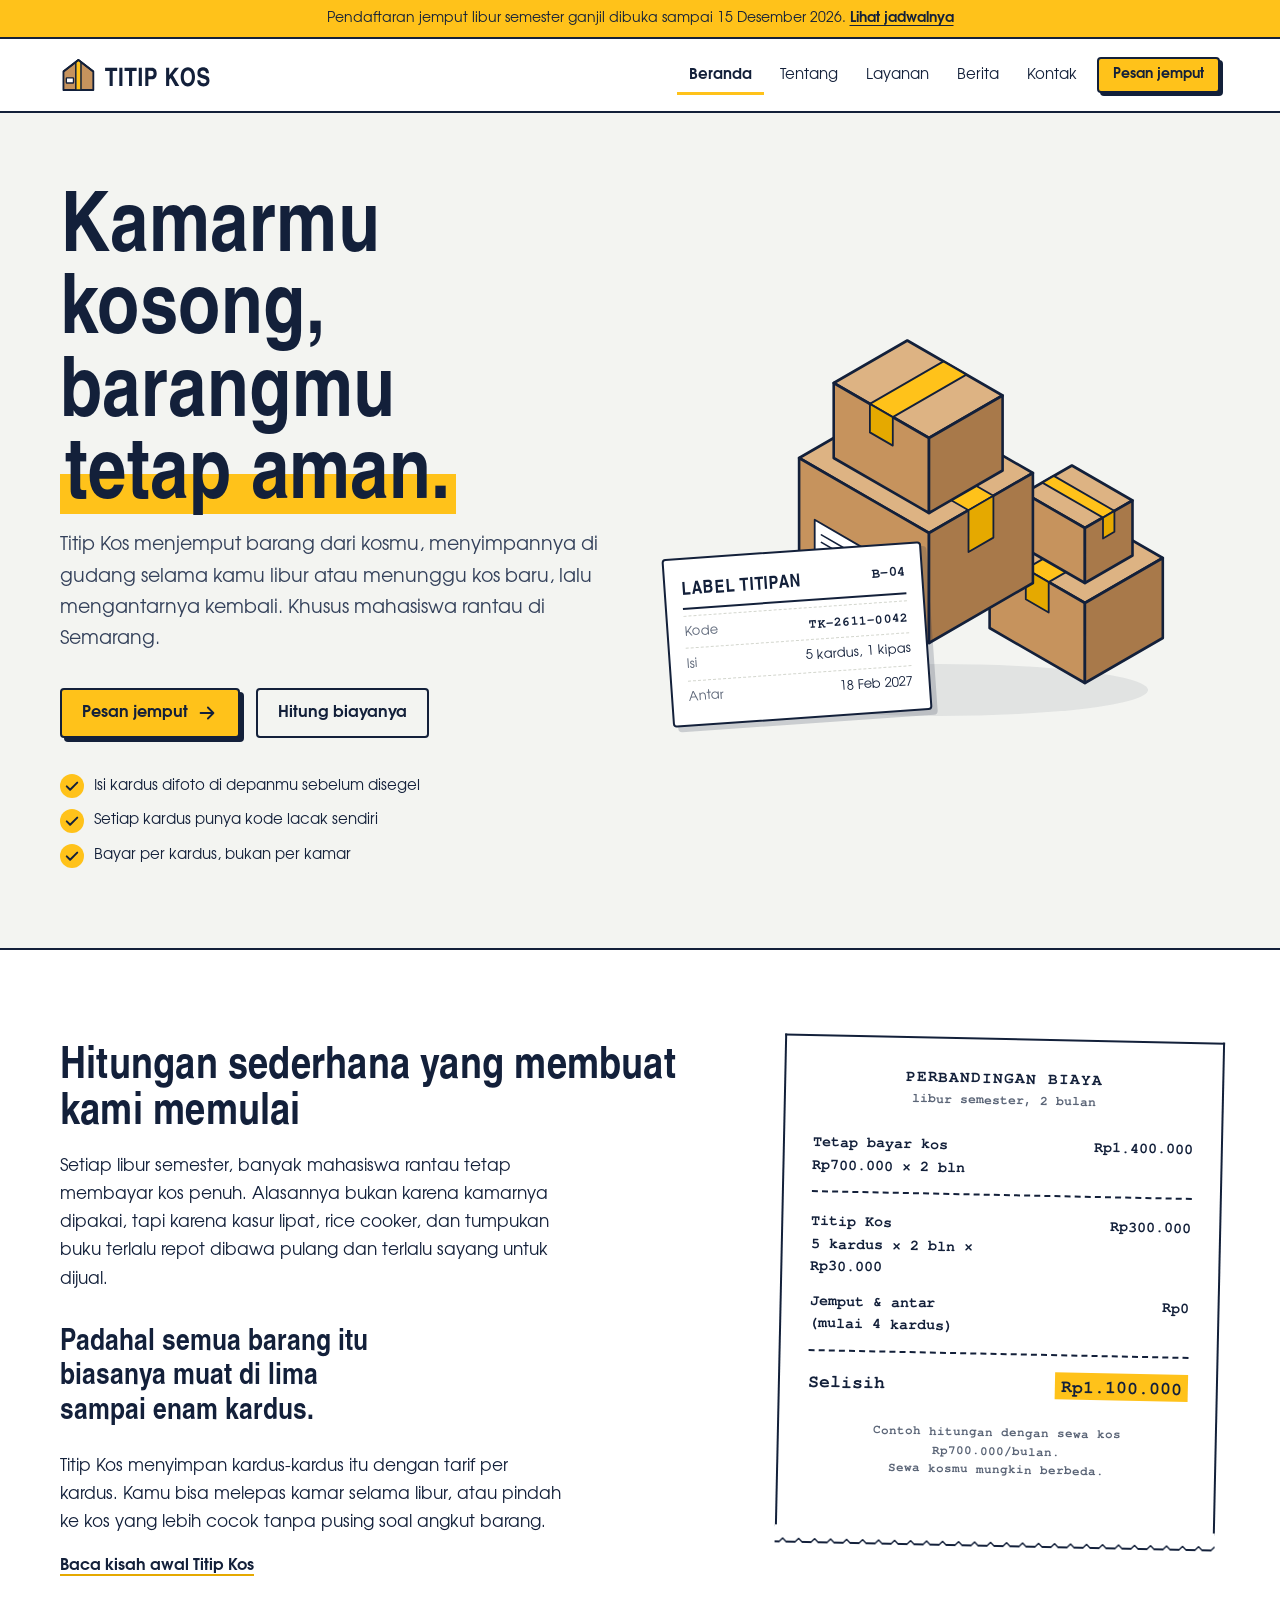
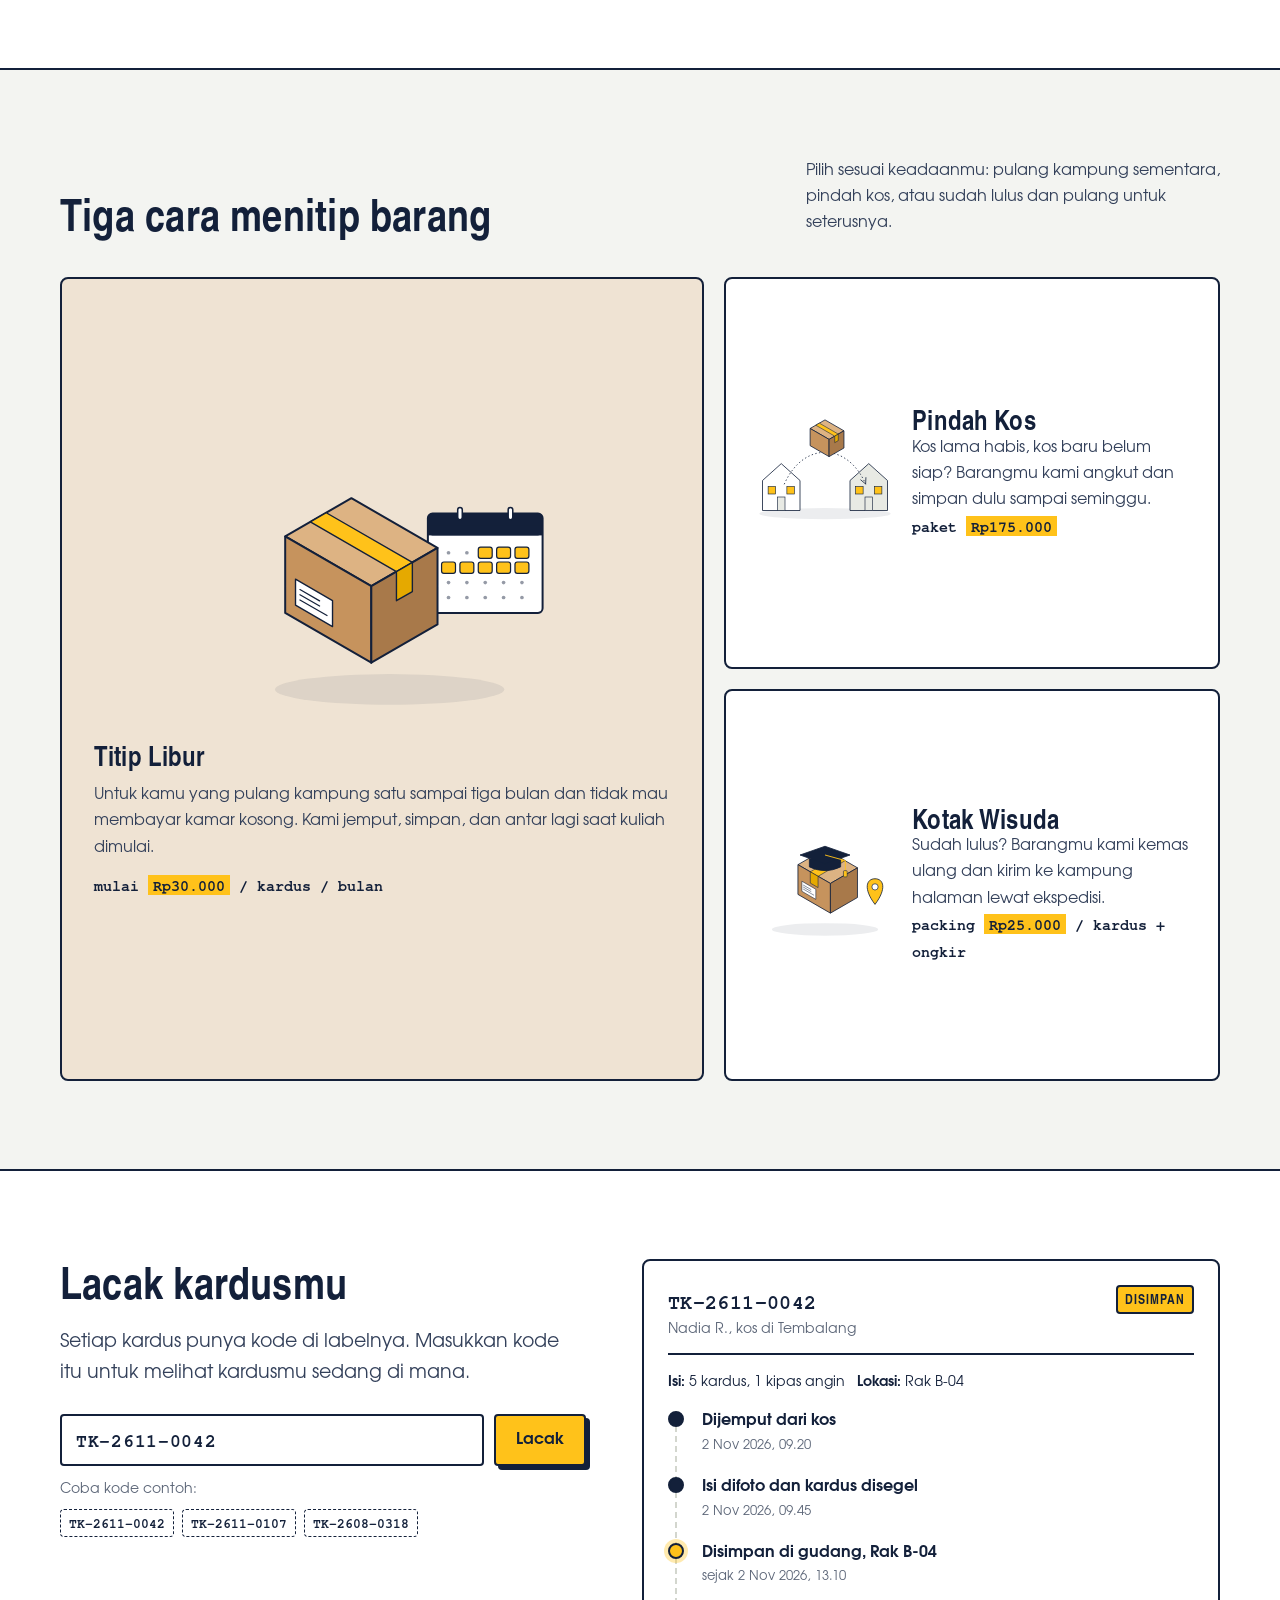
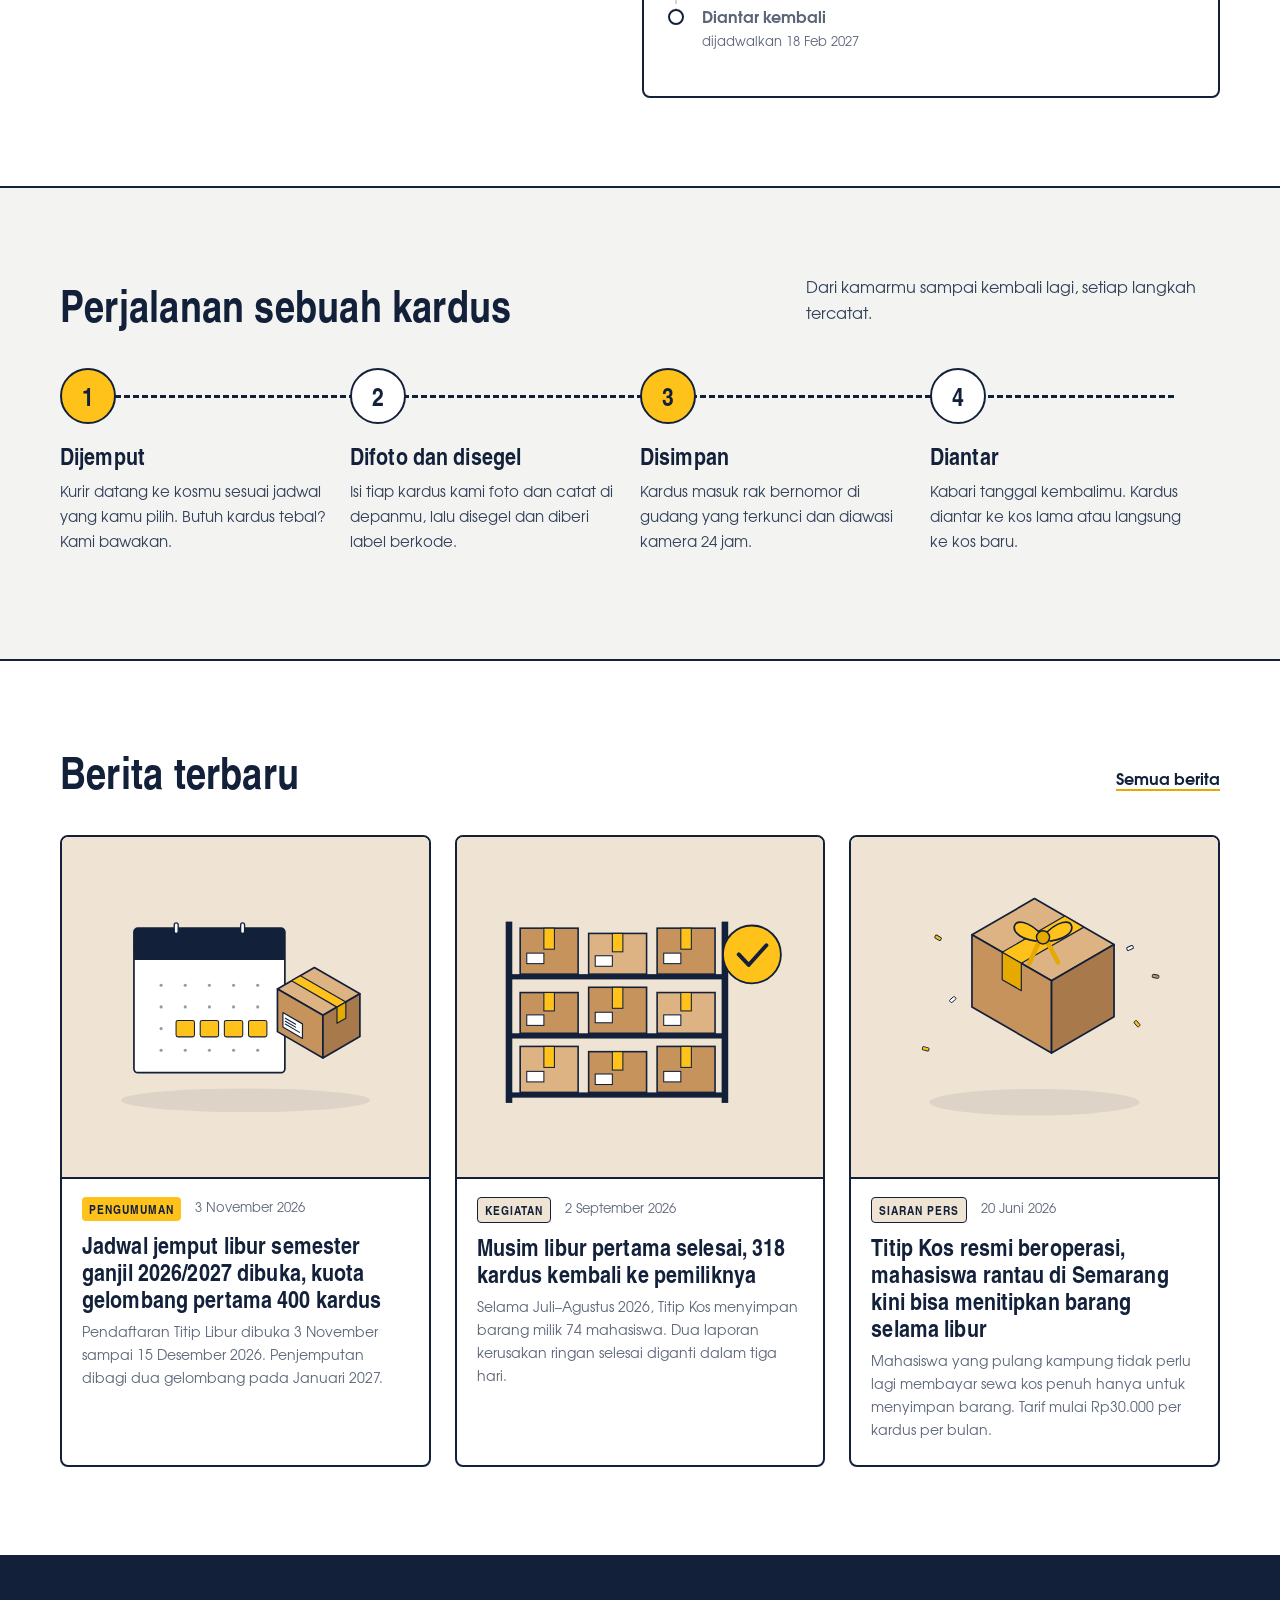
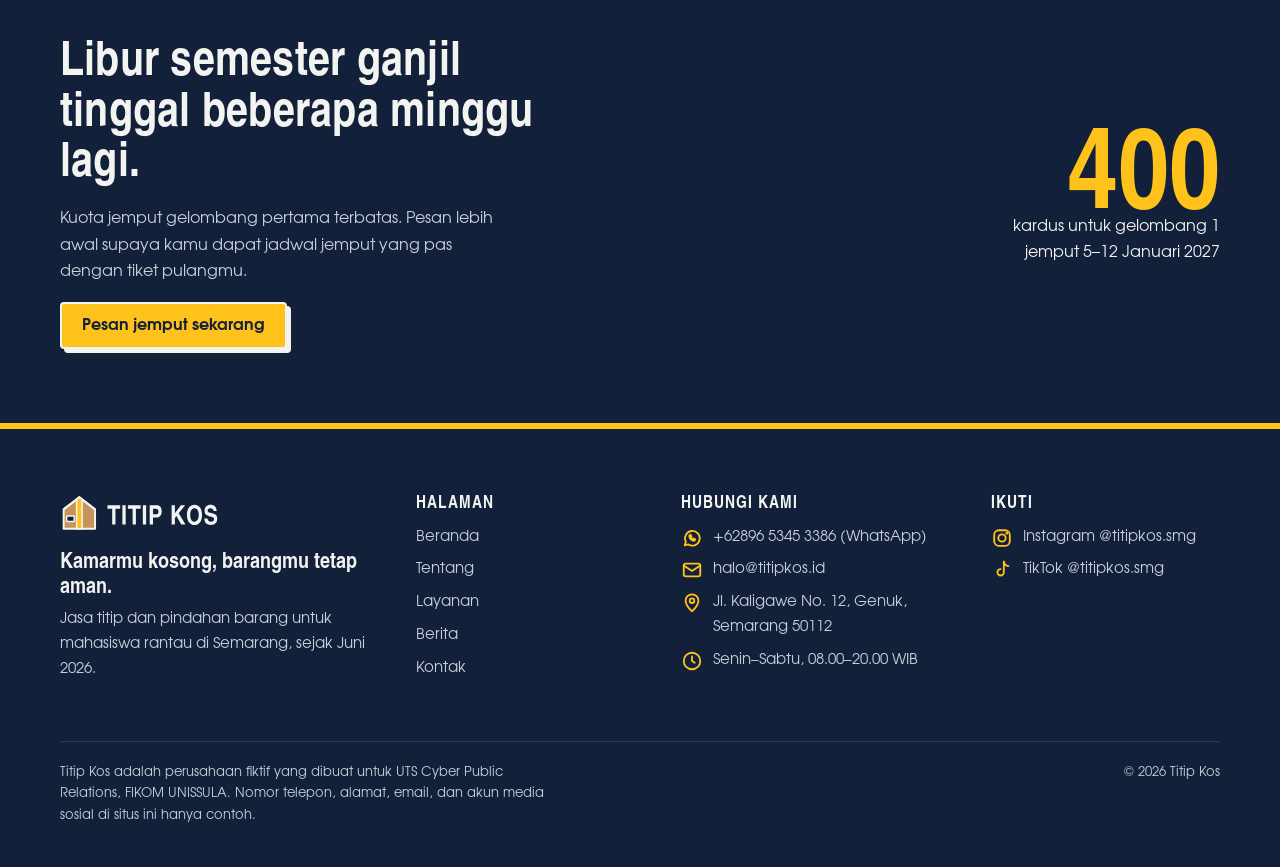
<file: index.html>
<!doctype html>
<html lang="id">
<head>
<meta charset="utf-8">
<meta name="viewport" content="width=device-width, initial-scale=1">
<title>Titip Kos | Jasa titip barang mahasiswa rantau di Semarang</title>
<meta name="description" content="Titip Kos menjemput, menyimpan, dan mengantar kembali barang mahasiswa rantau di Semarang selama libur semester atau pindah kos. Mulai Rp30.000 per kardus per bulan.">
<meta property="og:title" content="Titip Kos | Jasa titip barang mahasiswa rantau di Semarang">
<meta property="og:description" content="Titip Kos menjemput, menyimpan, dan mengantar kembali barang mahasiswa rantau di Semarang selama libur semester atau pindah kos. Mulai Rp30.000 per kardus per bulan.">
<meta property="og:type" content="website">
<meta name="theme-color" content="#13203A">
<link rel="icon" href="assets/img/favicon.svg" type="image/svg+xml">
<link rel="preload" href="assets/fonts/heroscn-bold.woff" as="font" type="font/woff" crossorigin>
<link rel="preload" href="assets/fonts/adventor-regular.woff" as="font" type="font/woff" crossorigin>
<link rel="stylesheet" href="assets/css/style.css">
</head>
<body>
<a class="skip" href="#isi">Langsung ke isi</a>
<div class="tape-bar">Pendaftaran jemput libur semester ganjil dibuka sampai 15 Desember 2026. <a href="berita-jadwal-jemput.html">Lihat jadwalnya</a></div>
<header class="site-header">
  <div class="wrap nav">
    <a class="brand" href="index.html" aria-label="Titip Kos, ke beranda"><img src="assets/img/logo.svg" alt="Titip Kos" width="188" height="38"></a>
    <button class="nav-toggle" aria-expanded="false" aria-controls="menu">Menu</button>
    <nav class="nav-menu" id="menu" aria-label="Menu utama">
      <div class="nav-inner">
        <ul class="nav-links"><li><a href="index.html" aria-current="page">Beranda</a></li><li><a href="tentang.html">Tentang</a></li><li><a href="layanan.html">Layanan</a></li><li><a href="berita.html">Berita</a></li><li><a href="kontak.html">Kontak</a></li></ul>
        <div class="nav-cta"><a class="btn btn-primary btn-small" href="kontak.html#form">Pesan jemput</a></div>
      </div>
    </nav>
  </div>
</header>
<main id="isi">

<section class="hero">
  <div class="wrap hero-grid">
    <div>
      <h1>Kamarmu kosong, barangmu <span class="hl">tetap aman.</span></h1>
      <p class="lead">Titip Kos menjemput barang dari kosmu, menyimpannya di gudang selama kamu libur atau menunggu kos baru, lalu mengantarnya kembali. Khusus mahasiswa rantau di Semarang.</p>
      <div class="hero-actions">
        <a class="btn btn-primary" href="kontak.html#form">Pesan jemput <svg class="ico" viewBox="0 0 24 24" aria-hidden="true"><path d="M5 12h14M13 6l6 6-6 6"/></svg></a>
        <a class="btn btn-ghost" href="layanan.html#hitung">Hitung biayanya</a>
      </div>
      <ul class="assurance">
        <li><svg class="ico" viewBox="0 0 24 24" aria-hidden="true"><path d="M5 12.5l4.5 4.5L19 7.5"/></svg>Isi kardus difoto di depanmu sebelum disegel</li>
        <li><svg class="ico" viewBox="0 0 24 24" aria-hidden="true"><path d="M5 12.5l4.5 4.5L19 7.5"/></svg>Setiap kardus punya kode lacak sendiri</li>
        <li><svg class="ico" viewBox="0 0 24 24" aria-hidden="true"><path d="M5 12.5l4.5 4.5L19 7.5"/></svg>Bayar per kardus, bukan per kamar</li>
      </ul>
    </div>
    <div class="hero-art">
      <img src="assets/img/hero-kardus.svg" alt="Tumpukan kardus berlakban kuning" width="520" height="410">
      <div class="ship-label" aria-label="Contoh label titipan">
        <div class="title"><span>LABEL TITIPAN</span><span class="code" style="font-size:14px">B-04</span></div>
        <div class="row"><span class="k">Kode</span><span class="code"><b>TK-2611-0042</b></span></div>
        <div class="row"><span class="k">Isi</span><span>5 kardus, 1 kipas</span></div>
        <div class="row"><span class="k">Antar</span><span>18 Feb 2027</span></div>
      </div>
    </div>
  </div>
</section>

<section class="on-white">
  <div class="wrap story-grid">
    <div class="story-text">
      <h2>Hitungan sederhana yang membuat kami memulai</h2>
      <p>Setiap libur semester, banyak mahasiswa rantau tetap membayar kos penuh. Alasannya bukan karena kamarnya dipakai, tapi karena kasur lipat, rice cooker, dan tumpukan buku terlalu repot dibawa pulang dan terlalu sayang untuk dijual.</p>
      <p class="big">Padahal semua barang itu biasanya muat di lima sampai enam kardus.</p>
      <p>Titip Kos menyimpan kardus-kardus itu dengan tarif per kardus. Kamu bisa melepas kamar selama libur, atau pindah ke kos yang lebih cocok tanpa pusing soal angkut barang.</p>
      <a class="text-link" href="tentang.html">Baca kisah awal Titip Kos</a>
    </div>
    <div class="receipt" aria-label="Contoh perbandingan biaya">
      <h3>PERBANDINGAN BIAYA</h3>
      <div class="sub">libur semester, 2 bulan</div>
      <div class="line"><span>Tetap bayar kos<br>Rp700.000 × 2 bln</span><span>Rp1.400.000</span></div>
      <div class="sep"></div>
      <div class="line"><span>Titip Kos<br>5 kardus × 2 bln × Rp30.000</span><span>Rp300.000</span></div>
      <div class="line"><span>Jemput &amp; antar<br>(mulai 4 kardus)</span><span>Rp0</span></div>
      <div class="sep"></div>
      <div class="line total"><span>Selisih</span><span>Rp1.100.000</span></div>
      <p class="foot">Contoh hitungan dengan sewa kos Rp700.000/bulan.<br>Sewa kosmu mungkin berbeda.</p>
    </div>
  </div>
</section>

<section>
  <div class="wrap">
    <div class="section-head">
      <h2>Tiga cara menitip barang</h2>
      <p>Pilih sesuai keadaanmu: pulang kampung sementara, pindah kos, atau sudah lulus dan pulang untuk seterusnya.</p>
    </div>
    <div class="svc-grid">
      <a class="svc svc-main" href="layanan.html#titip-libur">
        <img src="assets/img/layanan-titip-libur.svg" alt="" width="480" height="340">
        <h3>Titip Libur</h3>
        <p>Untuk kamu yang pulang kampung satu sampai tiga bulan dan tidak mau membayar kamar kosong. Kami jemput, simpan, dan antar lagi saat kuliah dimulai.</p>
        <span class="price">mulai <b>Rp30.000</b> / kardus / bulan</span>
      </a>
      <a class="svc svc-side" href="layanan.html#pindah-kos">
        <img src="assets/img/layanan-pindah-kos.svg" alt="" width="480" height="340">
        <div>
          <h3>Pindah Kos</h3>
          <p>Kos lama habis, kos baru belum siap? Barangmu kami angkut dan simpan dulu sampai seminggu.</p>
          <span class="price">paket <b>Rp175.000</b></span>
        </div>
      </a>
      <a class="svc svc-side" href="layanan.html#kotak-wisuda">
        <img src="assets/img/layanan-kotak-wisuda.svg" alt="" width="480" height="340">
        <div>
          <h3>Kotak Wisuda</h3>
          <p>Sudah lulus? Barangmu kami kemas ulang dan kirim ke kampung halaman lewat ekspedisi.</p>
          <span class="price">packing <b>Rp25.000</b> / kardus + ongkir</span>
        </div>
      </a>
    </div>
  </div>
</section>

<section class="on-white" id="lacak">
  <div class="wrap track">
    <div>
      <h2>Lacak kardusmu</h2>
      <p class="lead">Setiap kardus punya kode di labelnya. Masukkan kode itu untuk melihat kardusmu sedang di mana.</p>
      <form id="track-form" class="track-form" autocomplete="off">
        <label for="kode" class="skip">Kode kardus</label>
        <input id="kode" name="kode" placeholder="TK-0000-0000" maxlength="14">
        <button class="btn btn-primary" type="submit">Lacak</button>
      </form>
      <p class="small muted" style="margin-bottom:8px">Coba kode contoh:</p>
      <div class="chips">
        <button class="chip" type="button" data-code="TK-2611-0042">TK-2611-0042</button>
        <button class="chip" type="button" data-code="TK-2611-0107">TK-2611-0107</button>
        <button class="chip" type="button" data-code="TK-2608-0318">TK-2608-0318</button>
      </div>
    </div>
    <div class="track-result" id="track-result" aria-live="polite">
      <div class="empty">Masukkan kode untuk melihat status kardus.</div>
    </div>
  </div>
</section>

<section>
  <div class="wrap">
    <div class="section-head">
      <h2>Perjalanan sebuah kardus</h2>
      <p>Dari kamarmu sampai kembali lagi, setiap langkah tercatat.</p>
    </div>
    <ol class="journey">
      <li><div class="num">1</div><div><h3>Dijemput</h3><p>Kurir datang ke kosmu sesuai jadwal yang kamu pilih. Butuh kardus tebal? Kami bawakan.</p></div></li>
      <li><div class="num">2</div><div><h3>Difoto dan disegel</h3><p>Isi tiap kardus kami foto dan catat di depanmu, lalu disegel dan diberi label berkode.</p></div></li>
      <li><div class="num">3</div><div><h3>Disimpan</h3><p>Kardus masuk rak bernomor di gudang yang terkunci dan diawasi kamera 24 jam.</p></div></li>
      <li><div class="num">4</div><div><h3>Diantar</h3><p>Kabari tanggal kembalimu. Kardus diantar ke kos lama atau langsung ke kos baru.</p></div></li>
    </ol>
  </div>
</section>

<section class="on-white">
  <div class="wrap">
    <div class="section-head">
      <h2>Berita terbaru</h2>
      <a class="text-link" href="berita.html">Semua berita</a>
    </div>
    <div class="news-grid"><a class="news-card" href="berita-jadwal-jemput.html" data-cat-item="Pengumuman">
  <div class="thumb"><img src="assets/img/berita-jadwal-jemput.svg" alt="" width="480" height="340"></div>
  <div class="body">
    <div class="meta"><span class="cat">Pengumuman</span><span>3 November 2026</span></div>
    <h3>Jadwal jemput libur semester ganjil 2026/2027 dibuka, kuota gelombang pertama 400 kardus</h3>
    <p class="small muted" style="margin:0">Pendaftaran Titip Libur dibuka 3 November sampai 15 Desember 2026. Penjemputan dibagi dua gelombang pada Januari 2027.</p>
  </div>
</a><a class="news-card" href="berita-musim-libur.html" data-cat-item="Kegiatan">
  <div class="thumb"><img src="assets/img/berita-musim-libur.svg" alt="" width="480" height="340"></div>
  <div class="body">
    <div class="meta"><span class="cat cat-alt">Kegiatan</span><span>2 September 2026</span></div>
    <h3>Musim libur pertama selesai, 318 kardus kembali ke pemiliknya</h3>
    <p class="small muted" style="margin:0">Selama Juli–Agustus 2026, Titip Kos menyimpan barang milik 74 mahasiswa. Dua laporan kerusakan ringan selesai diganti dalam tiga hari.</p>
  </div>
</a><a class="news-card" href="berita-peresmian.html" data-cat-item="Siaran Pers">
  <div class="thumb"><img src="assets/img/berita-peresmian.svg" alt="" width="480" height="340"></div>
  <div class="body">
    <div class="meta"><span class="cat cat-alt">Siaran Pers</span><span>20 Juni 2026</span></div>
    <h3>Titip Kos resmi beroperasi, mahasiswa rantau di Semarang kini bisa menitipkan barang selama libur</h3>
    <p class="small muted" style="margin:0">Mahasiswa yang pulang kampung tidak perlu lagi membayar sewa kos penuh hanya untuk menyimpan barang. Tarif mulai Rp30.000 per kardus per bulan.</p>
  </div>
</a></div>
  </div>
</section>

<div class="band">
  <div class="wrap band-grid">
    <div>
      <h2>Libur semester ganjil tinggal beberapa minggu lagi.</h2>
      <p>Kuota jemput gelombang pertama terbatas. Pesan lebih awal supaya kamu dapat jadwal jemput yang pas dengan tiket pulangmu.</p>
      <a class="btn btn-primary btn-on-dark" href="kontak.html#form">Pesan jemput sekarang</a>
    </div>
    <div class="band-quota">
      <div class="num">400</div>
      <div>kardus untuk gelombang 1<br>jemput 5–12 Januari 2027</div>
    </div>
  </div>
</div>

</main>
<footer class="site-footer">
  <div class="wrap">
    <div class="foot-grid">
      <div class="foot-brand">
        <img src="assets/img/logo-gelap.svg" alt="Titip Kos" width="198" height="40">
        <p class="tagline">Kamarmu kosong, barangmu tetap aman.</p>
        <p>Jasa titip dan pindahan barang untuk mahasiswa rantau di Semarang, sejak Juni 2026.</p>
      </div>
      <div>
        <h4>Halaman</h4>
        <ul><li><a href="index.html">Beranda</a></li><li><a href="tentang.html">Tentang</a></li><li><a href="layanan.html">Layanan</a></li><li><a href="berita.html">Berita</a></li><li><a href="kontak.html">Kontak</a></li></ul>
      </div>
      <div>
        <h4>Hubungi kami</h4>
        <ul class="foot-contact">
          <li><svg class="ico" viewBox="0 0 24 24" aria-hidden="true"><path d="M4 20l1.3-4A8 8 0 1 1 8 19z"/><path d="M9 9.5c0 3 2.5 5.5 5.5 5.5l1-1.5-2-1-1 1c-1-.4-1.6-1-2-2l1-1-1-2z"/></svg><span>+62896  5345 3386 (WhatsApp)</span></li>
          <li><svg class="ico" viewBox="0 0 24 24" aria-hidden="true"><rect x="3" y="5" width="18" height="14" rx="2"/><path d="M3 7l9 6 9-6"/></svg><span>halo@titipkos.id</span></li>
          <li><svg class="ico" viewBox="0 0 24 24" aria-hidden="true"><path d="M12 21s-7-6.2-7-11.5a7 7 0 0 1 14 0C19 14.8 12 21 12 21z"/><circle cx="12" cy="9.5" r="2.5"/></svg><span>Jl. Kaligawe No. 12, Genuk, Semarang 50112</span></li>
          <li><svg class="ico" viewBox="0 0 24 24" aria-hidden="true"><circle cx="12" cy="12" r="9"/><path d="M12 7v5l3 2"/></svg><span>Senin–Sabtu, 08.00–20.00 WIB</span></li>
        </ul>
      </div>
      <div>
        <h4>Ikuti</h4>
        <ul class="foot-contact">
          <li><svg class="ico" viewBox="0 0 24 24" aria-hidden="true"><rect x="3.5" y="3.5" width="17" height="17" rx="5"/><circle cx="12" cy="12" r="4"/><circle cx="17.2" cy="6.8" r=".6" fill="currentColor"/></svg><span>Instagram @titipkos.smg</span></li>
          <li><svg class="ico" viewBox="0 0 24 24" aria-hidden="true"><path d="M14 3v11.5a3.5 3.5 0 1 1-3.5-3.5"/><path d="M14 3c.5 2.8 2.4 4.5 5 4.7"/></svg><span>TikTok @titipkos.smg</span></li>
        </ul>
      </div>
    </div>
    <div class="foot-bottom">
      <p class="fiction-note">Titip Kos adalah perusahaan fiktif yang dibuat untuk UTS Cyber Public Relations, FIKOM UNISSULA. Nomor telepon, alamat, email, dan akun media sosial di situs ini hanya contoh.</p>
      <p>&copy; 2026 Titip Kos</p>
    </div>
  </div>
</footer>
<script src="assets/js/main.js"></script>
</body>
</html>
</file>
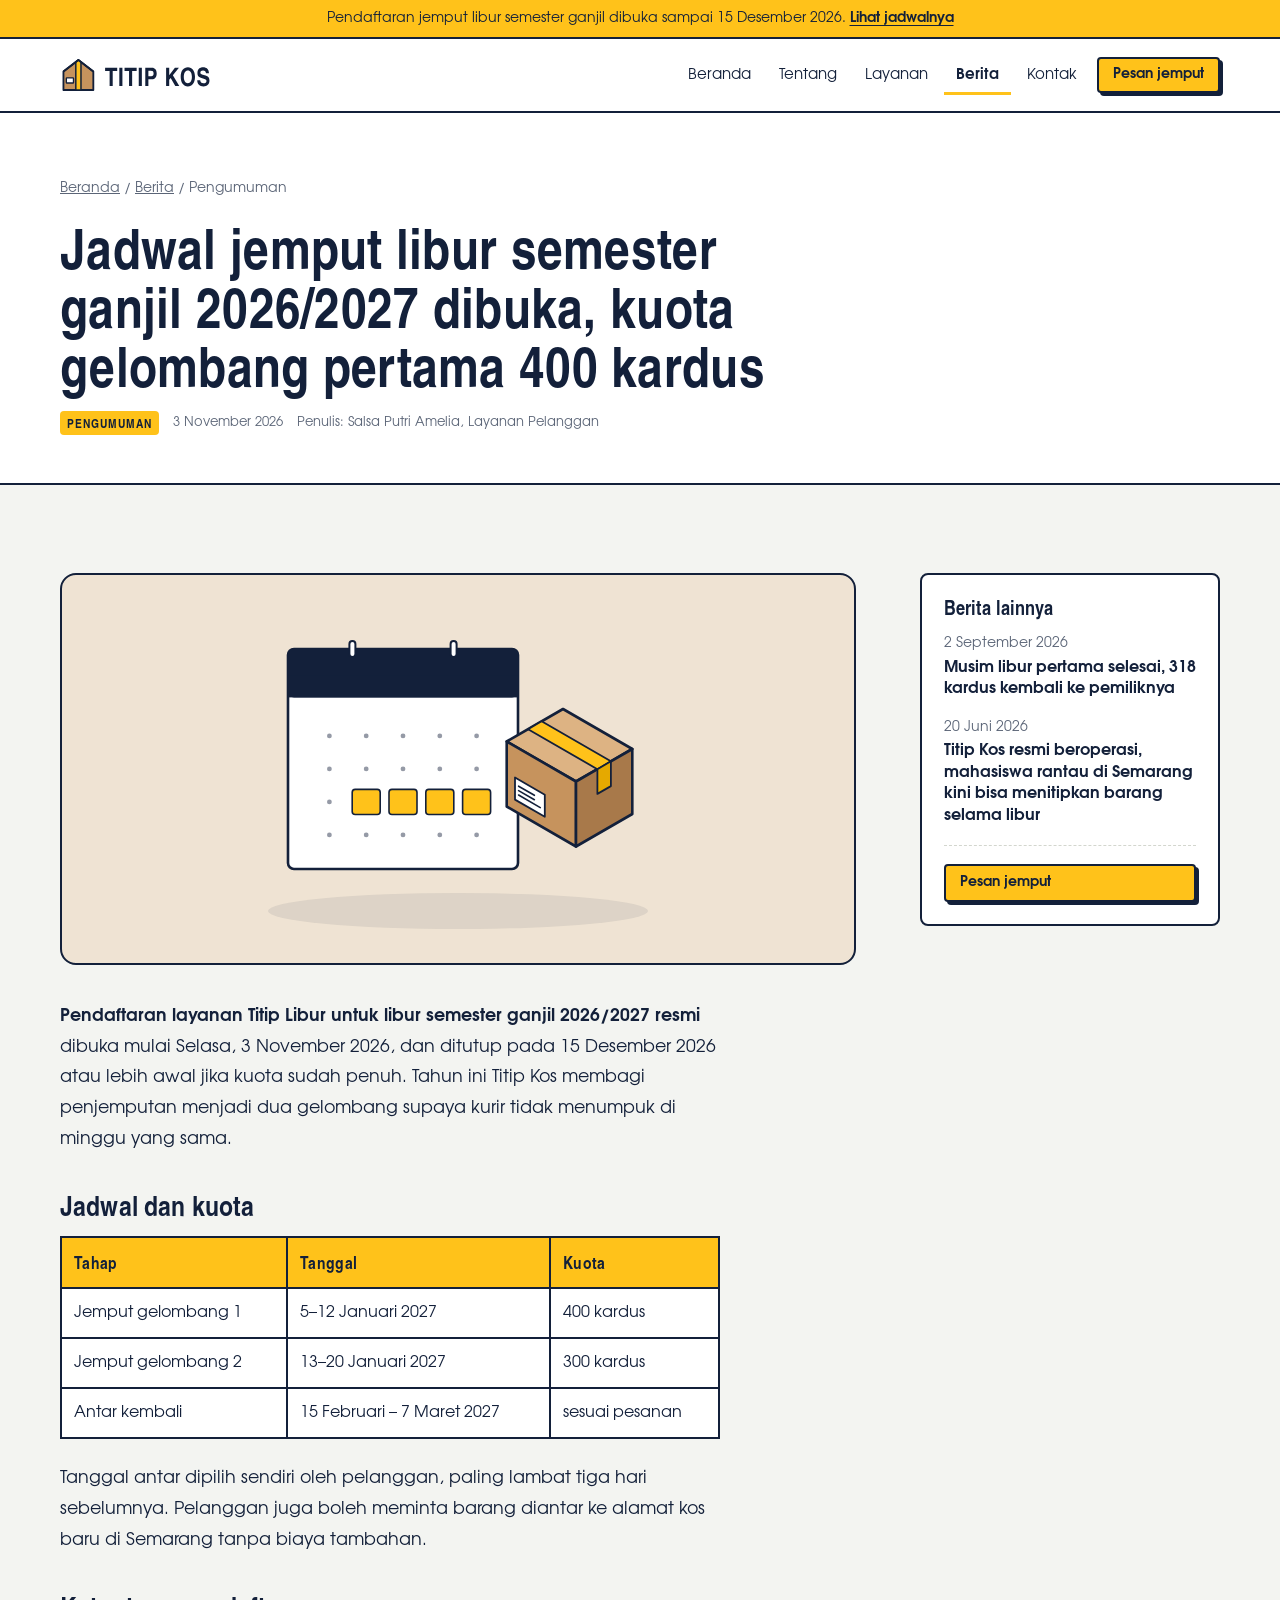
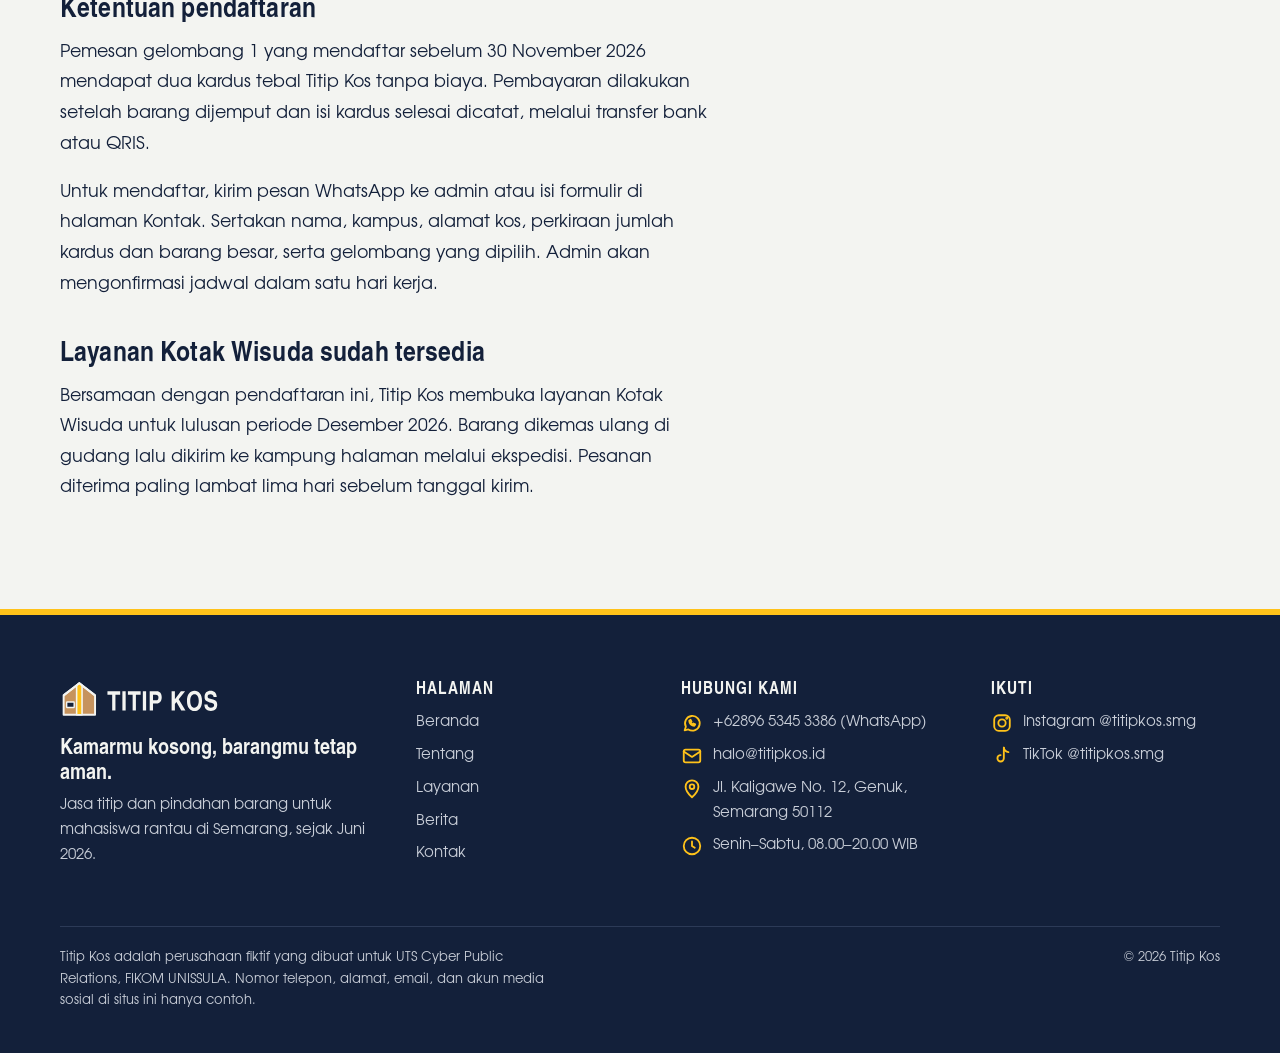
<file: berita-jadwal-jemput.html>
<!doctype html>
<html lang="id">
<head>
<meta charset="utf-8">
<meta name="viewport" content="width=device-width, initial-scale=1">
<title>Jadwal jemput libur semester ganjil 2026/2027 dibuka, kuota gelombang pertama 400 kardus | Titip Kos</title>
<meta name="description" content="Pendaftaran Titip Libur dibuka 3 November sampai 15 Desember 2026. Penjemputan dibagi dua gelombang pada Januari 2027.">
<meta property="og:title" content="Jadwal jemput libur semester ganjil 2026/2027 dibuka, kuota gelombang pertama 400 kardus | Titip Kos">
<meta property="og:description" content="Pendaftaran Titip Libur dibuka 3 November sampai 15 Desember 2026. Penjemputan dibagi dua gelombang pada Januari 2027.">
<meta property="og:type" content="website">
<meta name="theme-color" content="#13203A">
<link rel="icon" href="assets/img/favicon.svg" type="image/svg+xml">
<link rel="preload" href="assets/fonts/heroscn-bold.woff" as="font" type="font/woff" crossorigin>
<link rel="preload" href="assets/fonts/adventor-regular.woff" as="font" type="font/woff" crossorigin>
<link rel="stylesheet" href="assets/css/style.css">
</head>
<body>
<a class="skip" href="#isi">Langsung ke isi</a>
<div class="tape-bar">Pendaftaran jemput libur semester ganjil dibuka sampai 15 Desember 2026. <a href="berita-jadwal-jemput.html">Lihat jadwalnya</a></div>
<header class="site-header">
  <div class="wrap nav">
    <a class="brand" href="index.html" aria-label="Titip Kos, ke beranda"><img src="assets/img/logo.svg" alt="Titip Kos" width="188" height="38"></a>
    <button class="nav-toggle" aria-expanded="false" aria-controls="menu">Menu</button>
    <nav class="nav-menu" id="menu" aria-label="Menu utama">
      <div class="nav-inner">
        <ul class="nav-links"><li><a href="index.html">Beranda</a></li><li><a href="tentang.html">Tentang</a></li><li><a href="layanan.html">Layanan</a></li><li><a href="berita.html" aria-current="page">Berita</a></li><li><a href="kontak.html">Kontak</a></li></ul>
        <div class="nav-cta"><a class="btn btn-primary btn-small" href="kontak.html#form">Pesan jemput</a></div>
      </div>
    </nav>
  </div>
</header>
<main id="isi">

<div class="page-head">
  <div class="wrap article-head">
    <div class="crumbs"><a href="index.html">Beranda</a> / <a href="berita.html">Berita</a> / Pengumuman</div>
    <h1>Jadwal jemput libur semester ganjil 2026/2027 dibuka, kuota gelombang pertama 400 kardus</h1>
    <div class="meta"><span class="cat">Pengumuman</span><span>3 November 2026</span><span>Penulis: Salsa Putri Amelia, Layanan Pelanggan</span></div>
  </div>
</div>
<section>
  <div class="wrap article">
    <article>
      <div class="article-hero"><img src="assets/img/berita-jadwal-jemput.svg" alt="Ilustrasi berita" width="480" height="340"></div>
      <div class="prose"><p>Pendaftaran layanan Titip Libur untuk libur semester ganjil 2026/2027 resmi dibuka mulai Selasa, 3 November 2026, dan ditutup pada 15 Desember 2026 atau lebih awal jika kuota sudah penuh. Tahun ini Titip Kos membagi penjemputan menjadi dua gelombang supaya kurir tidak menumpuk di minggu yang sama.</p>
<h3>Jadwal dan kuota</h3>
<table>
<thead><tr><th>Tahap</th><th>Tanggal</th><th>Kuota</th></tr></thead>
<tbody>
<tr><td>Jemput gelombang 1</td><td>5–12 Januari 2027</td><td>400 kardus</td></tr>
<tr><td>Jemput gelombang 2</td><td>13–20 Januari 2027</td><td>300 kardus</td></tr>
<tr><td>Antar kembali</td><td>15 Februari – 7 Maret 2027</td><td>sesuai pesanan</td></tr>
</tbody>
</table>
<p>Tanggal antar dipilih sendiri oleh pelanggan, paling lambat tiga hari sebelumnya. Pelanggan juga boleh meminta barang diantar ke alamat kos baru di Semarang tanpa biaya tambahan.</p>
<h3>Ketentuan pendaftaran</h3>
<p>Pemesan gelombang 1 yang mendaftar sebelum 30 November 2026 mendapat dua kardus tebal Titip Kos tanpa biaya. Pembayaran dilakukan setelah barang dijemput dan isi kardus selesai dicatat, melalui transfer bank atau QRIS.</p>
<p>Untuk mendaftar, kirim pesan WhatsApp ke admin atau isi formulir di halaman Kontak. Sertakan nama, kampus, alamat kos, perkiraan jumlah kardus dan barang besar, serta gelombang yang dipilih. Admin akan mengonfirmasi jadwal dalam satu hari kerja.</p>
<h3>Layanan Kotak Wisuda sudah tersedia</h3>
<p>Bersamaan dengan pendaftaran ini, Titip Kos membuka layanan Kotak Wisuda untuk lulusan periode Desember 2026. Barang dikemas ulang di gudang lalu dikirim ke kampung halaman melalui ekspedisi. Pesanan diterima paling lambat lima hari sebelum tanggal kirim.</p></div>
    </article>
    <aside class="aside-box">
      <h4>Berita lainnya</h4>
      <ul><li><span class="small muted">2 September 2026</span><a href="berita-musim-libur.html">Musim libur pertama selesai, 318 kardus kembali ke pemiliknya</a></li><li><span class="small muted">20 Juni 2026</span><a href="berita-peresmian.html">Titip Kos resmi beroperasi, mahasiswa rantau di Semarang kini bisa menitipkan barang selama libur</a></li></ul>
      <hr style="border:0;border-top:1.5px dashed var(--line);margin:18px 0">
      <a class="btn btn-primary btn-small" href="kontak.html#form">Pesan jemput</a>
    </aside>
  </div>
</section>

</main>
<footer class="site-footer">
  <div class="wrap">
    <div class="foot-grid">
      <div class="foot-brand">
        <img src="assets/img/logo-gelap.svg" alt="Titip Kos" width="198" height="40">
        <p class="tagline">Kamarmu kosong, barangmu tetap aman.</p>
        <p>Jasa titip dan pindahan barang untuk mahasiswa rantau di Semarang, sejak Juni 2026.</p>
      </div>
      <div>
        <h4>Halaman</h4>
        <ul><li><a href="index.html">Beranda</a></li><li><a href="tentang.html">Tentang</a></li><li><a href="layanan.html">Layanan</a></li><li><a href="berita.html">Berita</a></li><li><a href="kontak.html">Kontak</a></li></ul>
      </div>
      <div>
        <h4>Hubungi kami</h4>
        <ul class="foot-contact">
          <li><svg class="ico" viewBox="0 0 24 24" aria-hidden="true"><path d="M4 20l1.3-4A8 8 0 1 1 8 19z"/><path d="M9 9.5c0 3 2.5 5.5 5.5 5.5l1-1.5-2-1-1 1c-1-.4-1.6-1-2-2l1-1-1-2z"/></svg><span>+62896  5345 3386 (WhatsApp)</span></li>
          <li><svg class="ico" viewBox="0 0 24 24" aria-hidden="true"><rect x="3" y="5" width="18" height="14" rx="2"/><path d="M3 7l9 6 9-6"/></svg><span>halo@titipkos.id</span></li>
          <li><svg class="ico" viewBox="0 0 24 24" aria-hidden="true"><path d="M12 21s-7-6.2-7-11.5a7 7 0 0 1 14 0C19 14.8 12 21 12 21z"/><circle cx="12" cy="9.5" r="2.5"/></svg><span>Jl. Kaligawe No. 12, Genuk, Semarang 50112</span></li>
          <li><svg class="ico" viewBox="0 0 24 24" aria-hidden="true"><circle cx="12" cy="12" r="9"/><path d="M12 7v5l3 2"/></svg><span>Senin–Sabtu, 08.00–20.00 WIB</span></li>
        </ul>
      </div>
      <div>
        <h4>Ikuti</h4>
        <ul class="foot-contact">
          <li><svg class="ico" viewBox="0 0 24 24" aria-hidden="true"><rect x="3.5" y="3.5" width="17" height="17" rx="5"/><circle cx="12" cy="12" r="4"/><circle cx="17.2" cy="6.8" r=".6" fill="currentColor"/></svg><span>Instagram @titipkos.smg</span></li>
          <li><svg class="ico" viewBox="0 0 24 24" aria-hidden="true"><path d="M14 3v11.5a3.5 3.5 0 1 1-3.5-3.5"/><path d="M14 3c.5 2.8 2.4 4.5 5 4.7"/></svg><span>TikTok @titipkos.smg</span></li>
        </ul>
      </div>
    </div>
    <div class="foot-bottom">
      <p class="fiction-note">Titip Kos adalah perusahaan fiktif yang dibuat untuk UTS Cyber Public Relations, FIKOM UNISSULA. Nomor telepon, alamat, email, dan akun media sosial di situs ini hanya contoh.</p>
      <p>&copy; 2026 Titip Kos</p>
    </div>
  </div>
</footer>
<script src="assets/js/main.js"></script>
</body>
</html>
</file>
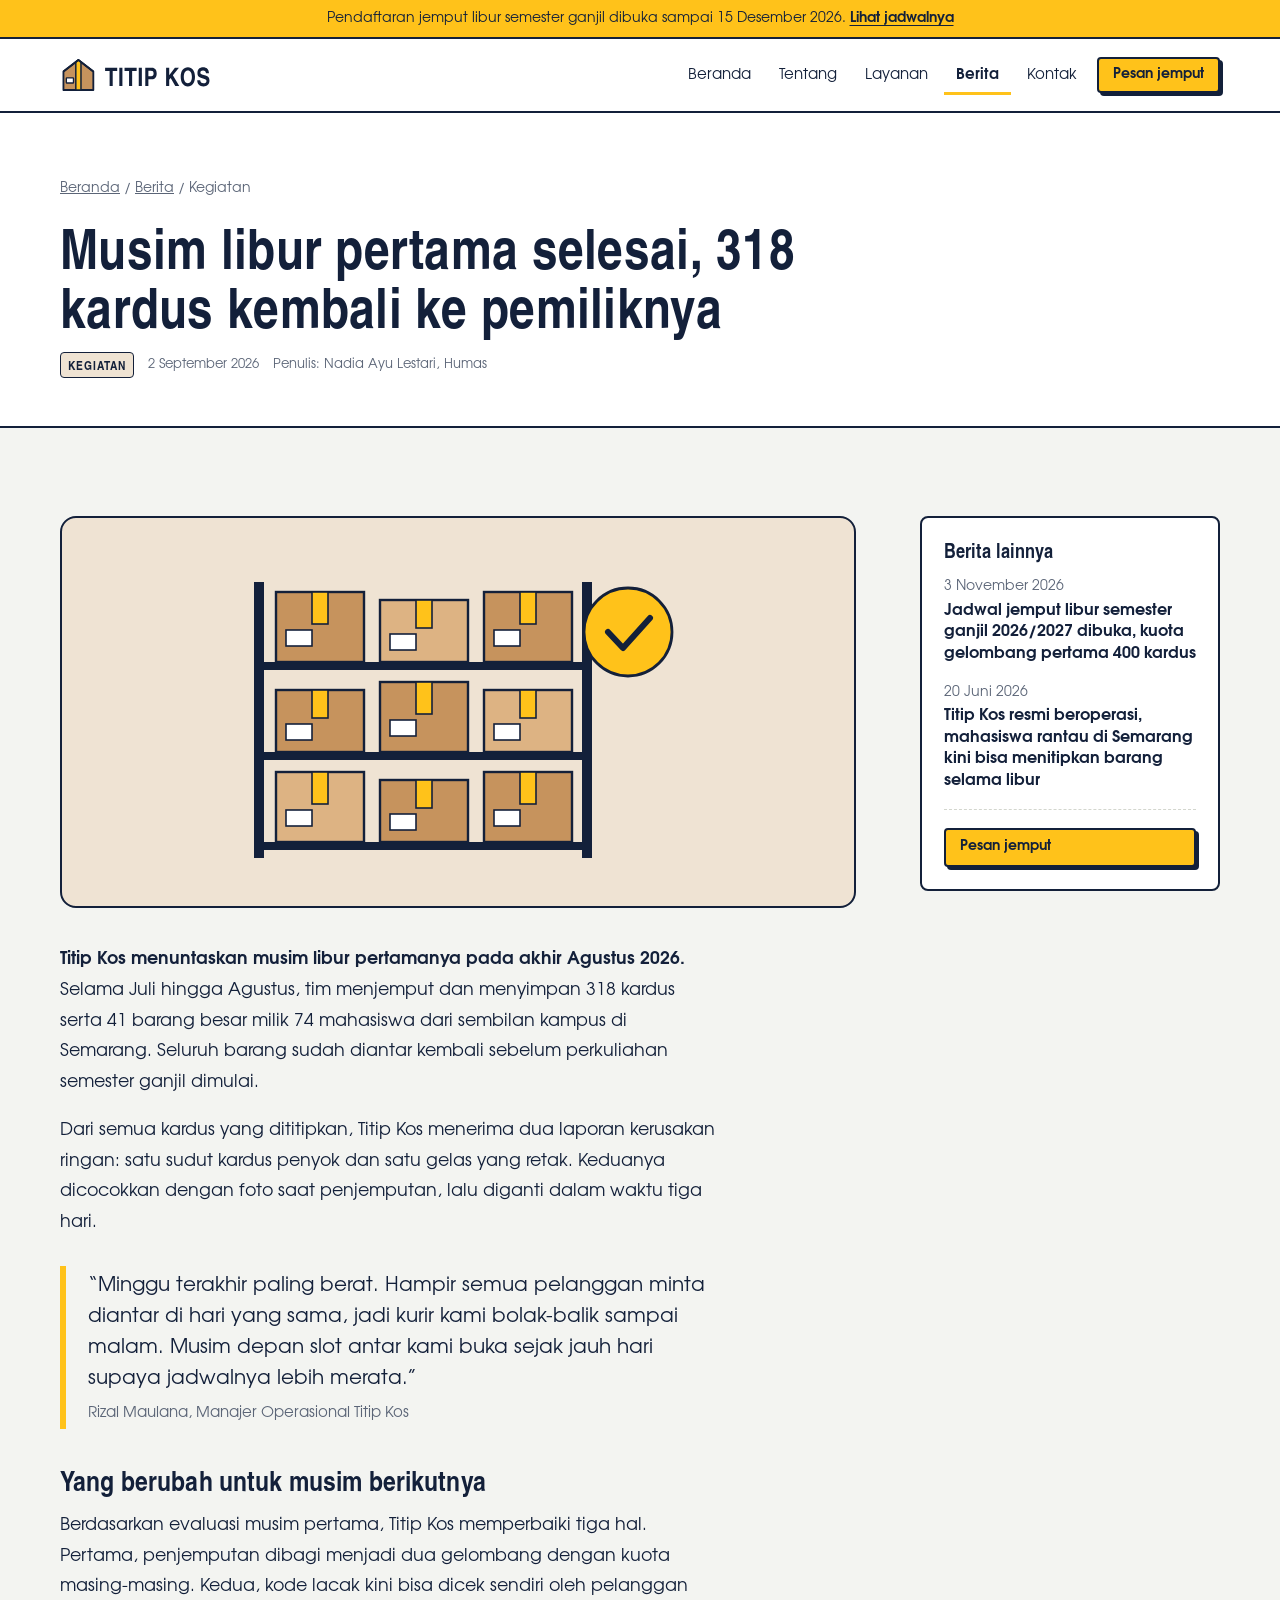
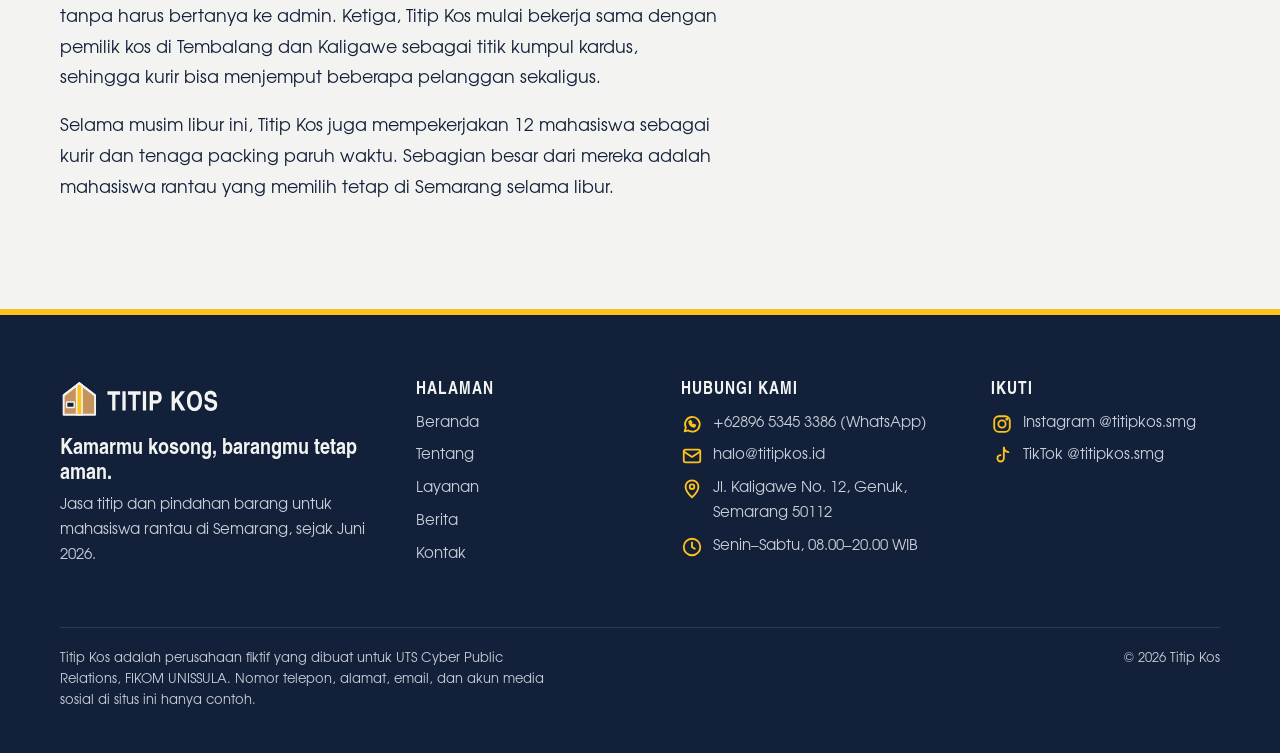
<file: berita-musim-libur.html>
<!doctype html>
<html lang="id">
<head>
<meta charset="utf-8">
<meta name="viewport" content="width=device-width, initial-scale=1">
<title>Musim libur pertama selesai, 318 kardus kembali ke pemiliknya | Titip Kos</title>
<meta name="description" content="Selama Juli–Agustus 2026, Titip Kos menyimpan barang milik 74 mahasiswa. Dua laporan kerusakan ringan selesai diganti dalam tiga hari.">
<meta property="og:title" content="Musim libur pertama selesai, 318 kardus kembali ke pemiliknya | Titip Kos">
<meta property="og:description" content="Selama Juli–Agustus 2026, Titip Kos menyimpan barang milik 74 mahasiswa. Dua laporan kerusakan ringan selesai diganti dalam tiga hari.">
<meta property="og:type" content="website">
<meta name="theme-color" content="#13203A">
<link rel="icon" href="assets/img/favicon.svg" type="image/svg+xml">
<link rel="preload" href="assets/fonts/heroscn-bold.woff" as="font" type="font/woff" crossorigin>
<link rel="preload" href="assets/fonts/adventor-regular.woff" as="font" type="font/woff" crossorigin>
<link rel="stylesheet" href="assets/css/style.css">
</head>
<body>
<a class="skip" href="#isi">Langsung ke isi</a>
<div class="tape-bar">Pendaftaran jemput libur semester ganjil dibuka sampai 15 Desember 2026. <a href="berita-jadwal-jemput.html">Lihat jadwalnya</a></div>
<header class="site-header">
  <div class="wrap nav">
    <a class="brand" href="index.html" aria-label="Titip Kos, ke beranda"><img src="assets/img/logo.svg" alt="Titip Kos" width="188" height="38"></a>
    <button class="nav-toggle" aria-expanded="false" aria-controls="menu">Menu</button>
    <nav class="nav-menu" id="menu" aria-label="Menu utama">
      <div class="nav-inner">
        <ul class="nav-links"><li><a href="index.html">Beranda</a></li><li><a href="tentang.html">Tentang</a></li><li><a href="layanan.html">Layanan</a></li><li><a href="berita.html" aria-current="page">Berita</a></li><li><a href="kontak.html">Kontak</a></li></ul>
        <div class="nav-cta"><a class="btn btn-primary btn-small" href="kontak.html#form">Pesan jemput</a></div>
      </div>
    </nav>
  </div>
</header>
<main id="isi">

<div class="page-head">
  <div class="wrap article-head">
    <div class="crumbs"><a href="index.html">Beranda</a> / <a href="berita.html">Berita</a> / Kegiatan</div>
    <h1>Musim libur pertama selesai, 318 kardus kembali ke pemiliknya</h1>
    <div class="meta"><span class="cat cat-alt">Kegiatan</span><span>2 September 2026</span><span>Penulis: Nadia Ayu Lestari, Humas</span></div>
  </div>
</div>
<section>
  <div class="wrap article">
    <article>
      <div class="article-hero"><img src="assets/img/berita-musim-libur.svg" alt="Ilustrasi berita" width="480" height="340"></div>
      <div class="prose"><p>Titip Kos menuntaskan musim libur pertamanya pada akhir Agustus 2026. Selama Juli hingga Agustus, tim menjemput dan menyimpan 318 kardus serta 41 barang besar milik 74 mahasiswa dari sembilan kampus di Semarang. Seluruh barang sudah diantar kembali sebelum perkuliahan semester ganjil dimulai.</p>
<p>Dari semua kardus yang dititipkan, Titip Kos menerima dua laporan kerusakan ringan: satu sudut kardus penyok dan satu gelas yang retak. Keduanya dicocokkan dengan foto saat penjemputan, lalu diganti dalam waktu tiga hari.</p>
<blockquote>“Minggu terakhir paling berat. Hampir semua pelanggan minta diantar di hari yang sama, jadi kurir kami bolak-balik sampai malam. Musim depan slot antar kami buka sejak jauh hari supaya jadwalnya lebih merata.”<cite>Rizal Maulana, Manajer Operasional Titip Kos</cite></blockquote>
<h3>Yang berubah untuk musim berikutnya</h3>
<p>Berdasarkan evaluasi musim pertama, Titip Kos memperbaiki tiga hal. Pertama, penjemputan dibagi menjadi dua gelombang dengan kuota masing-masing. Kedua, kode lacak kini bisa dicek sendiri oleh pelanggan tanpa harus bertanya ke admin. Ketiga, Titip Kos mulai bekerja sama dengan pemilik kos di Tembalang dan Kaligawe sebagai titik kumpul kardus, sehingga kurir bisa menjemput beberapa pelanggan sekaligus.</p>
<p>Selama musim libur ini, Titip Kos juga mempekerjakan 12 mahasiswa sebagai kurir dan tenaga packing paruh waktu. Sebagian besar dari mereka adalah mahasiswa rantau yang memilih tetap di Semarang selama libur.</p></div>
    </article>
    <aside class="aside-box">
      <h4>Berita lainnya</h4>
      <ul><li><span class="small muted">3 November 2026</span><a href="berita-jadwal-jemput.html">Jadwal jemput libur semester ganjil 2026/2027 dibuka, kuota gelombang pertama 400 kardus</a></li><li><span class="small muted">20 Juni 2026</span><a href="berita-peresmian.html">Titip Kos resmi beroperasi, mahasiswa rantau di Semarang kini bisa menitipkan barang selama libur</a></li></ul>
      <hr style="border:0;border-top:1.5px dashed var(--line);margin:18px 0">
      <a class="btn btn-primary btn-small" href="kontak.html#form">Pesan jemput</a>
    </aside>
  </div>
</section>

</main>
<footer class="site-footer">
  <div class="wrap">
    <div class="foot-grid">
      <div class="foot-brand">
        <img src="assets/img/logo-gelap.svg" alt="Titip Kos" width="198" height="40">
        <p class="tagline">Kamarmu kosong, barangmu tetap aman.</p>
        <p>Jasa titip dan pindahan barang untuk mahasiswa rantau di Semarang, sejak Juni 2026.</p>
      </div>
      <div>
        <h4>Halaman</h4>
        <ul><li><a href="index.html">Beranda</a></li><li><a href="tentang.html">Tentang</a></li><li><a href="layanan.html">Layanan</a></li><li><a href="berita.html">Berita</a></li><li><a href="kontak.html">Kontak</a></li></ul>
      </div>
      <div>
        <h4>Hubungi kami</h4>
        <ul class="foot-contact">
          <li><svg class="ico" viewBox="0 0 24 24" aria-hidden="true"><path d="M4 20l1.3-4A8 8 0 1 1 8 19z"/><path d="M9 9.5c0 3 2.5 5.5 5.5 5.5l1-1.5-2-1-1 1c-1-.4-1.6-1-2-2l1-1-1-2z"/></svg><span>+62896  5345 3386 (WhatsApp)</span></li>
          <li><svg class="ico" viewBox="0 0 24 24" aria-hidden="true"><rect x="3" y="5" width="18" height="14" rx="2"/><path d="M3 7l9 6 9-6"/></svg><span>halo@titipkos.id</span></li>
          <li><svg class="ico" viewBox="0 0 24 24" aria-hidden="true"><path d="M12 21s-7-6.2-7-11.5a7 7 0 0 1 14 0C19 14.8 12 21 12 21z"/><circle cx="12" cy="9.5" r="2.5"/></svg><span>Jl. Kaligawe No. 12, Genuk, Semarang 50112</span></li>
          <li><svg class="ico" viewBox="0 0 24 24" aria-hidden="true"><circle cx="12" cy="12" r="9"/><path d="M12 7v5l3 2"/></svg><span>Senin–Sabtu, 08.00–20.00 WIB</span></li>
        </ul>
      </div>
      <div>
        <h4>Ikuti</h4>
        <ul class="foot-contact">
          <li><svg class="ico" viewBox="0 0 24 24" aria-hidden="true"><rect x="3.5" y="3.5" width="17" height="17" rx="5"/><circle cx="12" cy="12" r="4"/><circle cx="17.2" cy="6.8" r=".6" fill="currentColor"/></svg><span>Instagram @titipkos.smg</span></li>
          <li><svg class="ico" viewBox="0 0 24 24" aria-hidden="true"><path d="M14 3v11.5a3.5 3.5 0 1 1-3.5-3.5"/><path d="M14 3c.5 2.8 2.4 4.5 5 4.7"/></svg><span>TikTok @titipkos.smg</span></li>
        </ul>
      </div>
    </div>
    <div class="foot-bottom">
      <p class="fiction-note">Titip Kos adalah perusahaan fiktif yang dibuat untuk UTS Cyber Public Relations, FIKOM UNISSULA. Nomor telepon, alamat, email, dan akun media sosial di situs ini hanya contoh.</p>
      <p>&copy; 2026 Titip Kos</p>
    </div>
  </div>
</footer>
<script src="assets/js/main.js"></script>
</body>
</html>
</file>
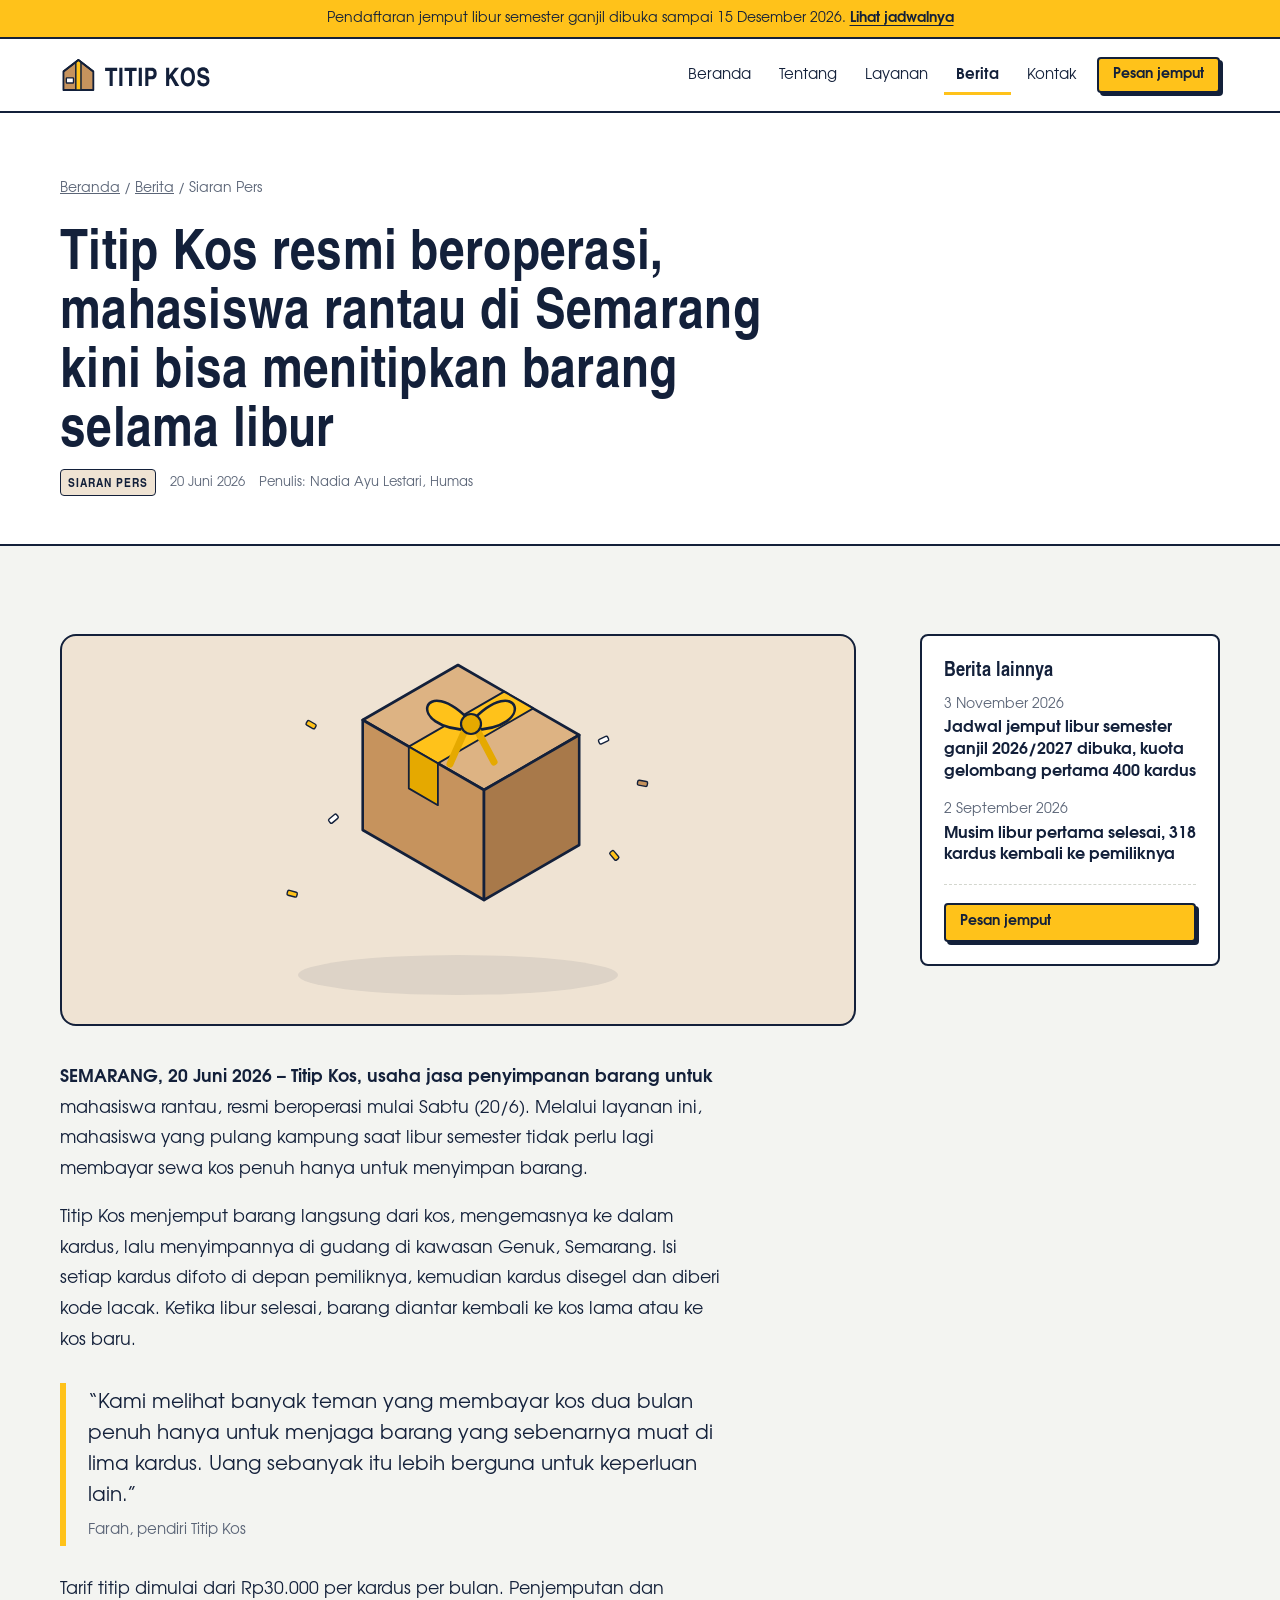
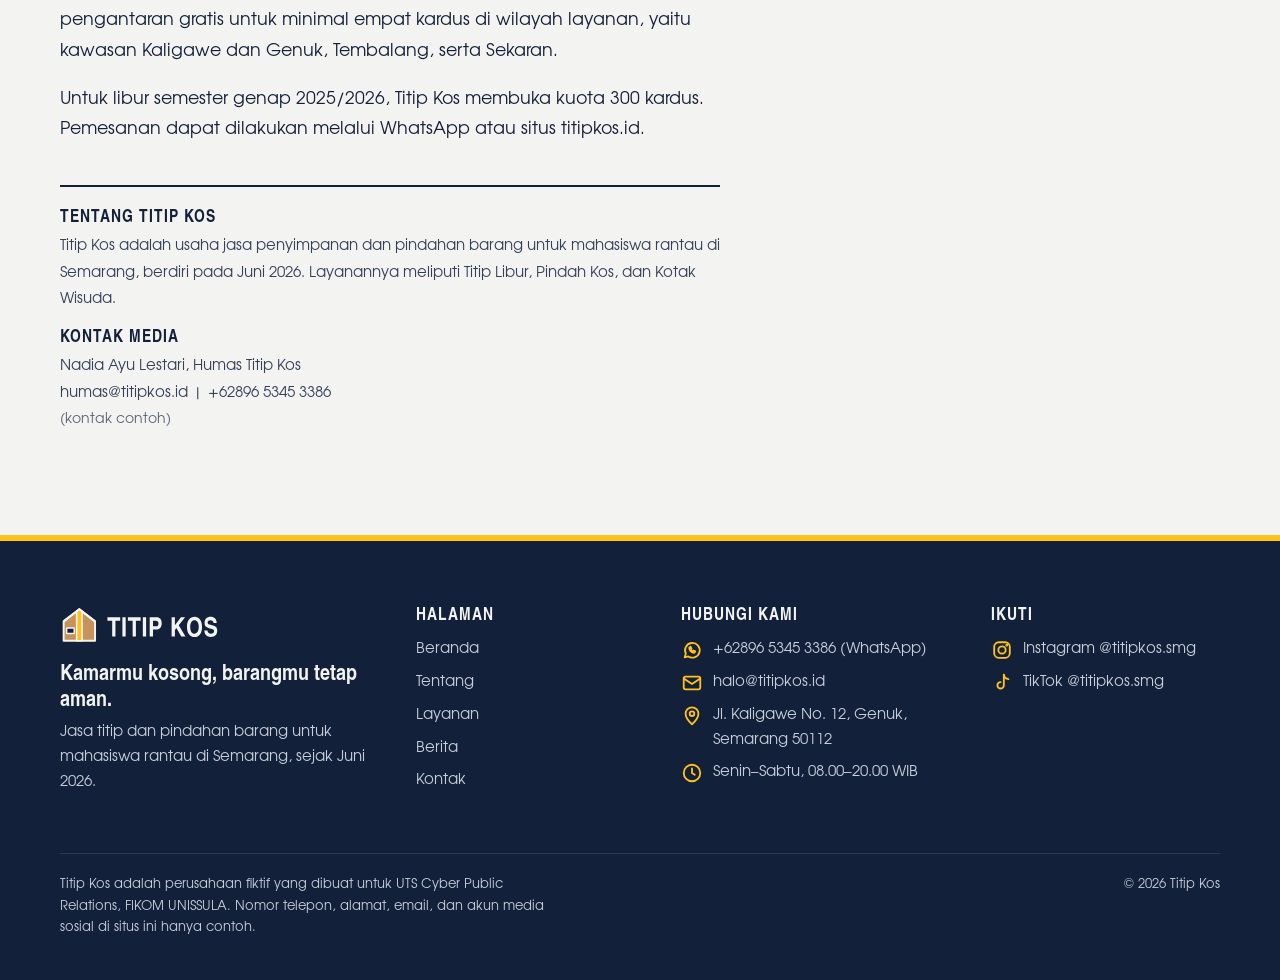
<file: berita-peresmian.html>
<!doctype html>
<html lang="id">
<head>
<meta charset="utf-8">
<meta name="viewport" content="width=device-width, initial-scale=1">
<title>Titip Kos resmi beroperasi, mahasiswa rantau di Semarang kini bisa menitipkan barang selama libur | Titip Kos</title>
<meta name="description" content="Mahasiswa yang pulang kampung tidak perlu lagi membayar sewa kos penuh hanya untuk menyimpan barang. Tarif mulai Rp30.000 per kardus per bulan.">
<meta property="og:title" content="Titip Kos resmi beroperasi, mahasiswa rantau di Semarang kini bisa menitipkan barang selama libur | Titip Kos">
<meta property="og:description" content="Mahasiswa yang pulang kampung tidak perlu lagi membayar sewa kos penuh hanya untuk menyimpan barang. Tarif mulai Rp30.000 per kardus per bulan.">
<meta property="og:type" content="website">
<meta name="theme-color" content="#13203A">
<link rel="icon" href="assets/img/favicon.svg" type="image/svg+xml">
<link rel="preload" href="assets/fonts/heroscn-bold.woff" as="font" type="font/woff" crossorigin>
<link rel="preload" href="assets/fonts/adventor-regular.woff" as="font" type="font/woff" crossorigin>
<link rel="stylesheet" href="assets/css/style.css">
</head>
<body>
<a class="skip" href="#isi">Langsung ke isi</a>
<div class="tape-bar">Pendaftaran jemput libur semester ganjil dibuka sampai 15 Desember 2026. <a href="berita-jadwal-jemput.html">Lihat jadwalnya</a></div>
<header class="site-header">
  <div class="wrap nav">
    <a class="brand" href="index.html" aria-label="Titip Kos, ke beranda"><img src="assets/img/logo.svg" alt="Titip Kos" width="188" height="38"></a>
    <button class="nav-toggle" aria-expanded="false" aria-controls="menu">Menu</button>
    <nav class="nav-menu" id="menu" aria-label="Menu utama">
      <div class="nav-inner">
        <ul class="nav-links"><li><a href="index.html">Beranda</a></li><li><a href="tentang.html">Tentang</a></li><li><a href="layanan.html">Layanan</a></li><li><a href="berita.html" aria-current="page">Berita</a></li><li><a href="kontak.html">Kontak</a></li></ul>
        <div class="nav-cta"><a class="btn btn-primary btn-small" href="kontak.html#form">Pesan jemput</a></div>
      </div>
    </nav>
  </div>
</header>
<main id="isi">

<div class="page-head">
  <div class="wrap article-head">
    <div class="crumbs"><a href="index.html">Beranda</a> / <a href="berita.html">Berita</a> / Siaran Pers</div>
    <h1>Titip Kos resmi beroperasi, mahasiswa rantau di Semarang kini bisa menitipkan barang selama libur</h1>
    <div class="meta"><span class="cat cat-alt">Siaran Pers</span><span>20 Juni 2026</span><span>Penulis: Nadia Ayu Lestari, Humas</span></div>
  </div>
</div>
<section>
  <div class="wrap article">
    <article>
      <div class="article-hero"><img src="assets/img/berita-peresmian.svg" alt="Ilustrasi berita" width="480" height="340"></div>
      <div class="prose"><p>SEMARANG, 20 Juni 2026 – Titip Kos, usaha jasa penyimpanan barang untuk mahasiswa rantau, resmi beroperasi mulai Sabtu (20/6). Melalui layanan ini, mahasiswa yang pulang kampung saat libur semester tidak perlu lagi membayar sewa kos penuh hanya untuk menyimpan barang.</p>
<p>Titip Kos menjemput barang langsung dari kos, mengemasnya ke dalam kardus, lalu menyimpannya di gudang di kawasan Genuk, Semarang. Isi setiap kardus difoto di depan pemiliknya, kemudian kardus disegel dan diberi kode lacak. Ketika libur selesai, barang diantar kembali ke kos lama atau ke kos baru.</p>
<blockquote>“Kami melihat banyak teman yang membayar kos dua bulan penuh hanya untuk menjaga barang yang sebenarnya muat di lima kardus. Uang sebanyak itu lebih berguna untuk keperluan lain.”<cite>Farah, pendiri Titip Kos</cite></blockquote>
<p>Tarif titip dimulai dari Rp30.000 per kardus per bulan. Penjemputan dan pengantaran gratis untuk minimal empat kardus di wilayah layanan, yaitu kawasan Kaligawe dan Genuk, Tembalang, serta Sekaran.</p>
<p>Untuk libur semester genap 2025/2026, Titip Kos membuka kuota 300 kardus. Pemesanan dapat dilakukan melalui WhatsApp atau situs titipkos.id.</p>
<div class="boiler">
<h4>Tentang Titip Kos</h4>
<p>Titip Kos adalah usaha jasa penyimpanan dan pindahan barang untuk mahasiswa rantau di Semarang, berdiri pada Juni 2026. Layanannya meliputi Titip Libur, Pindah Kos, dan Kotak Wisuda.</p>
<h4>Kontak media</h4>
<p>Nadia Ayu Lestari, Humas Titip Kos<br>humas@titipkos.id &nbsp;|&nbsp; +62896  5345 3386<br><span class="small muted">(kontak contoh)</span></p>
</div></div>
    </article>
    <aside class="aside-box">
      <h4>Berita lainnya</h4>
      <ul><li><span class="small muted">3 November 2026</span><a href="berita-jadwal-jemput.html">Jadwal jemput libur semester ganjil 2026/2027 dibuka, kuota gelombang pertama 400 kardus</a></li><li><span class="small muted">2 September 2026</span><a href="berita-musim-libur.html">Musim libur pertama selesai, 318 kardus kembali ke pemiliknya</a></li></ul>
      <hr style="border:0;border-top:1.5px dashed var(--line);margin:18px 0">
      <a class="btn btn-primary btn-small" href="kontak.html#form">Pesan jemput</a>
    </aside>
  </div>
</section>

</main>
<footer class="site-footer">
  <div class="wrap">
    <div class="foot-grid">
      <div class="foot-brand">
        <img src="assets/img/logo-gelap.svg" alt="Titip Kos" width="198" height="40">
        <p class="tagline">Kamarmu kosong, barangmu tetap aman.</p>
        <p>Jasa titip dan pindahan barang untuk mahasiswa rantau di Semarang, sejak Juni 2026.</p>
      </div>
      <div>
        <h4>Halaman</h4>
        <ul><li><a href="index.html">Beranda</a></li><li><a href="tentang.html">Tentang</a></li><li><a href="layanan.html">Layanan</a></li><li><a href="berita.html">Berita</a></li><li><a href="kontak.html">Kontak</a></li></ul>
      </div>
      <div>
        <h4>Hubungi kami</h4>
        <ul class="foot-contact">
          <li><svg class="ico" viewBox="0 0 24 24" aria-hidden="true"><path d="M4 20l1.3-4A8 8 0 1 1 8 19z"/><path d="M9 9.5c0 3 2.5 5.5 5.5 5.5l1-1.5-2-1-1 1c-1-.4-1.6-1-2-2l1-1-1-2z"/></svg><span>+62896  5345 3386 (WhatsApp)</span></li>
          <li><svg class="ico" viewBox="0 0 24 24" aria-hidden="true"><rect x="3" y="5" width="18" height="14" rx="2"/><path d="M3 7l9 6 9-6"/></svg><span>halo@titipkos.id</span></li>
          <li><svg class="ico" viewBox="0 0 24 24" aria-hidden="true"><path d="M12 21s-7-6.2-7-11.5a7 7 0 0 1 14 0C19 14.8 12 21 12 21z"/><circle cx="12" cy="9.5" r="2.5"/></svg><span>Jl. Kaligawe No. 12, Genuk, Semarang 50112</span></li>
          <li><svg class="ico" viewBox="0 0 24 24" aria-hidden="true"><circle cx="12" cy="12" r="9"/><path d="M12 7v5l3 2"/></svg><span>Senin–Sabtu, 08.00–20.00 WIB</span></li>
        </ul>
      </div>
      <div>
        <h4>Ikuti</h4>
        <ul class="foot-contact">
          <li><svg class="ico" viewBox="0 0 24 24" aria-hidden="true"><rect x="3.5" y="3.5" width="17" height="17" rx="5"/><circle cx="12" cy="12" r="4"/><circle cx="17.2" cy="6.8" r=".6" fill="currentColor"/></svg><span>Instagram @titipkos.smg</span></li>
          <li><svg class="ico" viewBox="0 0 24 24" aria-hidden="true"><path d="M14 3v11.5a3.5 3.5 0 1 1-3.5-3.5"/><path d="M14 3c.5 2.8 2.4 4.5 5 4.7"/></svg><span>TikTok @titipkos.smg</span></li>
        </ul>
      </div>
    </div>
    <div class="foot-bottom">
      <p class="fiction-note">Titip Kos adalah perusahaan fiktif yang dibuat untuk UTS Cyber Public Relations, FIKOM UNISSULA. Nomor telepon, alamat, email, dan akun media sosial di situs ini hanya contoh.</p>
      <p>&copy; 2026 Titip Kos</p>
    </div>
  </div>
</footer>
<script src="assets/js/main.js"></script>
</body>
</html>
</file>
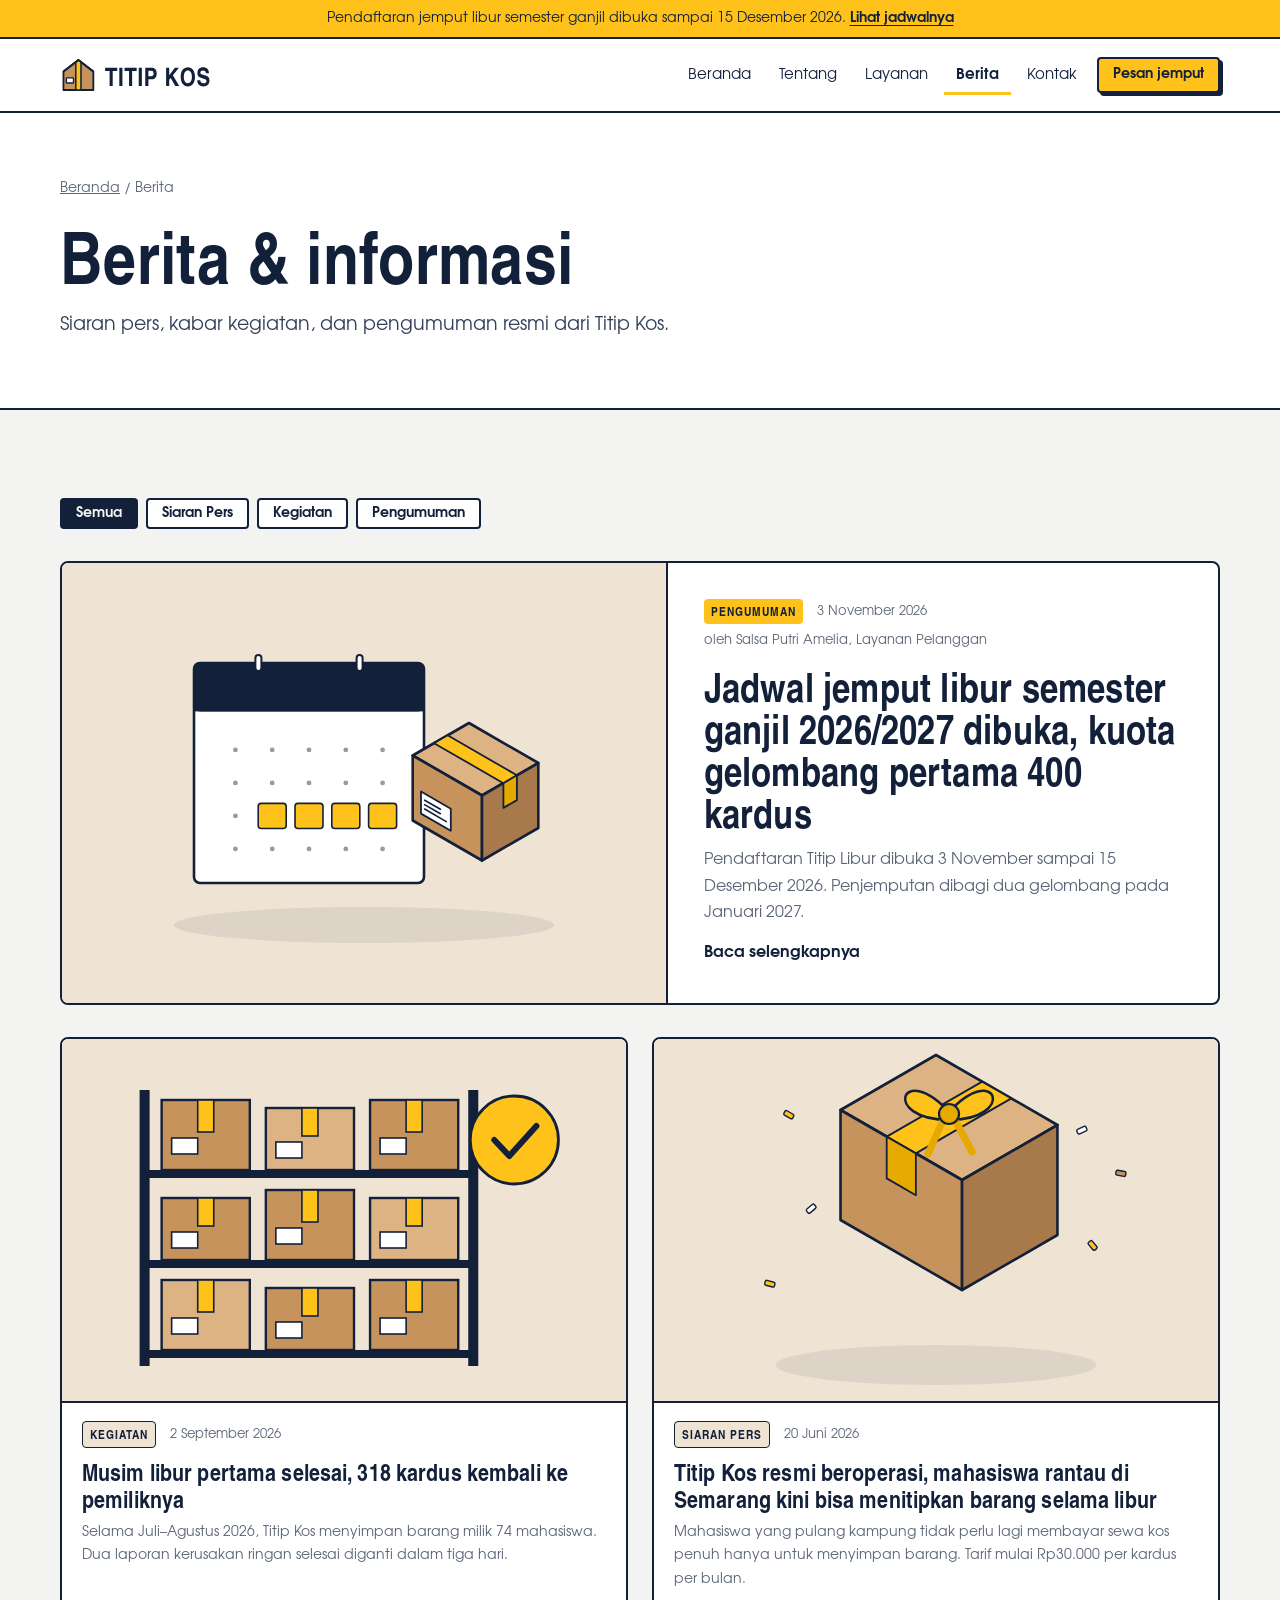
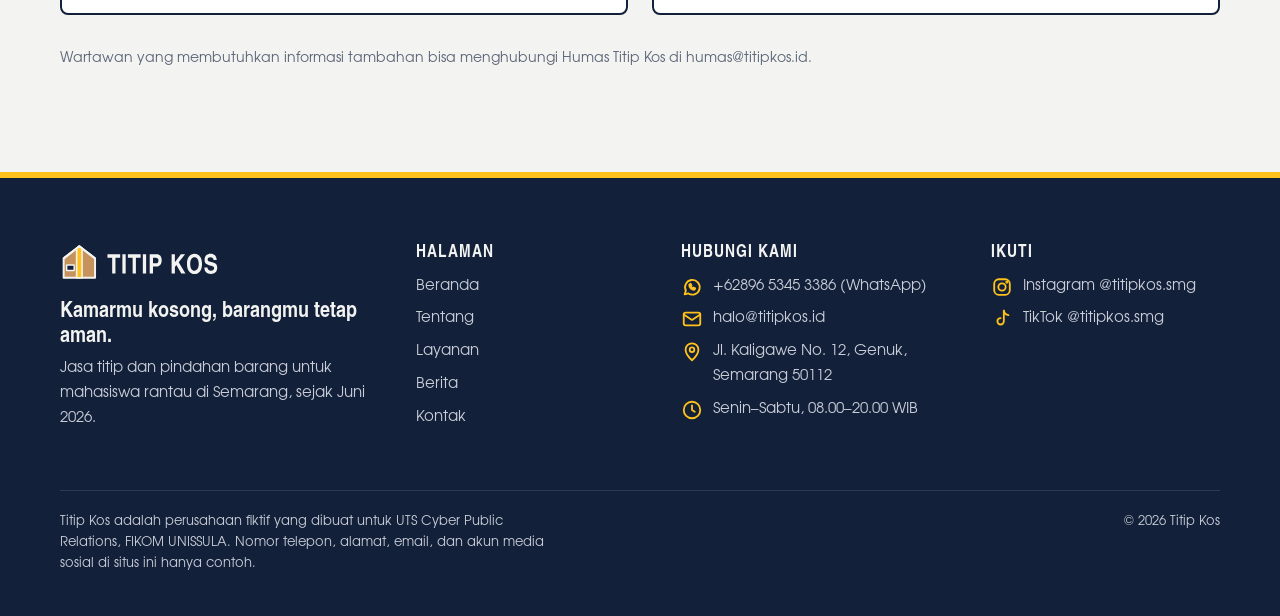
<file: berita.html>
<!doctype html>
<html lang="id">
<head>
<meta charset="utf-8">
<meta name="viewport" content="width=device-width, initial-scale=1">
<title>Berita | Titip Kos</title>
<meta name="description" content="Siaran pers, kegiatan, dan pengumuman terbaru dari Titip Kos.">
<meta property="og:title" content="Berita | Titip Kos">
<meta property="og:description" content="Siaran pers, kegiatan, dan pengumuman terbaru dari Titip Kos.">
<meta property="og:type" content="website">
<meta name="theme-color" content="#13203A">
<link rel="icon" href="assets/img/favicon.svg" type="image/svg+xml">
<link rel="preload" href="assets/fonts/heroscn-bold.woff" as="font" type="font/woff" crossorigin>
<link rel="preload" href="assets/fonts/adventor-regular.woff" as="font" type="font/woff" crossorigin>
<link rel="stylesheet" href="assets/css/style.css">
</head>
<body>
<a class="skip" href="#isi">Langsung ke isi</a>
<div class="tape-bar">Pendaftaran jemput libur semester ganjil dibuka sampai 15 Desember 2026. <a href="berita-jadwal-jemput.html">Lihat jadwalnya</a></div>
<header class="site-header">
  <div class="wrap nav">
    <a class="brand" href="index.html" aria-label="Titip Kos, ke beranda"><img src="assets/img/logo.svg" alt="Titip Kos" width="188" height="38"></a>
    <button class="nav-toggle" aria-expanded="false" aria-controls="menu">Menu</button>
    <nav class="nav-menu" id="menu" aria-label="Menu utama">
      <div class="nav-inner">
        <ul class="nav-links"><li><a href="index.html">Beranda</a></li><li><a href="tentang.html">Tentang</a></li><li><a href="layanan.html">Layanan</a></li><li><a href="berita.html" aria-current="page">Berita</a></li><li><a href="kontak.html">Kontak</a></li></ul>
        <div class="nav-cta"><a class="btn btn-primary btn-small" href="kontak.html#form">Pesan jemput</a></div>
      </div>
    </nav>
  </div>
</header>
<main id="isi">

<div class="page-head">
  <div class="wrap">
    <div class="crumbs"><a href="index.html">Beranda</a> / Berita</div>
    <h1>Berita &amp; informasi</h1>
    <p class="lead">Siaran pers, kabar kegiatan, dan pengumuman resmi dari Titip Kos.</p>
  </div>
</div>
<section>
  <div class="wrap">
    <div class="filter" role="group" aria-label="Saring berita">
      <button type="button" data-cat="semua" aria-pressed="true">Semua</button>
      <button type="button" data-cat="Siaran Pers" aria-pressed="false">Siaran Pers</button>
      <button type="button" data-cat="Kegiatan" aria-pressed="false">Kegiatan</button>
      <button type="button" data-cat="Pengumuman" aria-pressed="false">Pengumuman</button>
    </div>
    <a class="featured" href="berita-jadwal-jemput.html" data-cat-item="Pengumuman">
  <div class="thumb"><img src="assets/img/berita-jadwal-jemput.svg" alt="" width="480" height="340"></div>
  <div class="body">
    <div class="meta"><span class="cat">Pengumuman</span><span>3 November 2026</span><span>oleh Salsa Putri Amelia, Layanan Pelanggan</span></div>
    <h2>Jadwal jemput libur semester ganjil 2026/2027 dibuka, kuota gelombang pertama 400 kardus</h2>
    <p class="muted" style="margin:0">Pendaftaran Titip Libur dibuka 3 November sampai 15 Desember 2026. Penjemputan dibagi dua gelombang pada Januari 2027.</p>
    <span class="text-link">Baca selengkapnya</span>
  </div>
</a>
    <div class="news-grid two"><a class="news-card" href="berita-musim-libur.html" data-cat-item="Kegiatan">
  <div class="thumb"><img src="assets/img/berita-musim-libur.svg" alt="" width="480" height="340"></div>
  <div class="body">
    <div class="meta"><span class="cat cat-alt">Kegiatan</span><span>2 September 2026</span></div>
    <h3>Musim libur pertama selesai, 318 kardus kembali ke pemiliknya</h3>
    <p class="small muted" style="margin:0">Selama Juli–Agustus 2026, Titip Kos menyimpan barang milik 74 mahasiswa. Dua laporan kerusakan ringan selesai diganti dalam tiga hari.</p>
  </div>
</a><a class="news-card" href="berita-peresmian.html" data-cat-item="Siaran Pers">
  <div class="thumb"><img src="assets/img/berita-peresmian.svg" alt="" width="480" height="340"></div>
  <div class="body">
    <div class="meta"><span class="cat cat-alt">Siaran Pers</span><span>20 Juni 2026</span></div>
    <h3>Titip Kos resmi beroperasi, mahasiswa rantau di Semarang kini bisa menitipkan barang selama libur</h3>
    <p class="small muted" style="margin:0">Mahasiswa yang pulang kampung tidak perlu lagi membayar sewa kos penuh hanya untuk menyimpan barang. Tarif mulai Rp30.000 per kardus per bulan.</p>
  </div>
</a></div>
    <p class="small muted" style="margin-top:32px">Wartawan yang membutuhkan informasi tambahan bisa menghubungi Humas Titip Kos di humas@titipkos.id.</p>
  </div>
</section>

</main>
<footer class="site-footer">
  <div class="wrap">
    <div class="foot-grid">
      <div class="foot-brand">
        <img src="assets/img/logo-gelap.svg" alt="Titip Kos" width="198" height="40">
        <p class="tagline">Kamarmu kosong, barangmu tetap aman.</p>
        <p>Jasa titip dan pindahan barang untuk mahasiswa rantau di Semarang, sejak Juni 2026.</p>
      </div>
      <div>
        <h4>Halaman</h4>
        <ul><li><a href="index.html">Beranda</a></li><li><a href="tentang.html">Tentang</a></li><li><a href="layanan.html">Layanan</a></li><li><a href="berita.html">Berita</a></li><li><a href="kontak.html">Kontak</a></li></ul>
      </div>
      <div>
        <h4>Hubungi kami</h4>
        <ul class="foot-contact">
          <li><svg class="ico" viewBox="0 0 24 24" aria-hidden="true"><path d="M4 20l1.3-4A8 8 0 1 1 8 19z"/><path d="M9 9.5c0 3 2.5 5.5 5.5 5.5l1-1.5-2-1-1 1c-1-.4-1.6-1-2-2l1-1-1-2z"/></svg><span>+62896  5345 3386 (WhatsApp)</span></li>
          <li><svg class="ico" viewBox="0 0 24 24" aria-hidden="true"><rect x="3" y="5" width="18" height="14" rx="2"/><path d="M3 7l9 6 9-6"/></svg><span>halo@titipkos.id</span></li>
          <li><svg class="ico" viewBox="0 0 24 24" aria-hidden="true"><path d="M12 21s-7-6.2-7-11.5a7 7 0 0 1 14 0C19 14.8 12 21 12 21z"/><circle cx="12" cy="9.5" r="2.5"/></svg><span>Jl. Kaligawe No. 12, Genuk, Semarang 50112</span></li>
          <li><svg class="ico" viewBox="0 0 24 24" aria-hidden="true"><circle cx="12" cy="12" r="9"/><path d="M12 7v5l3 2"/></svg><span>Senin–Sabtu, 08.00–20.00 WIB</span></li>
        </ul>
      </div>
      <div>
        <h4>Ikuti</h4>
        <ul class="foot-contact">
          <li><svg class="ico" viewBox="0 0 24 24" aria-hidden="true"><rect x="3.5" y="3.5" width="17" height="17" rx="5"/><circle cx="12" cy="12" r="4"/><circle cx="17.2" cy="6.8" r=".6" fill="currentColor"/></svg><span>Instagram @titipkos.smg</span></li>
          <li><svg class="ico" viewBox="0 0 24 24" aria-hidden="true"><path d="M14 3v11.5a3.5 3.5 0 1 1-3.5-3.5"/><path d="M14 3c.5 2.8 2.4 4.5 5 4.7"/></svg><span>TikTok @titipkos.smg</span></li>
        </ul>
      </div>
    </div>
    <div class="foot-bottom">
      <p class="fiction-note">Titip Kos adalah perusahaan fiktif yang dibuat untuk UTS Cyber Public Relations, FIKOM UNISSULA. Nomor telepon, alamat, email, dan akun media sosial di situs ini hanya contoh.</p>
      <p>&copy; 2026 Titip Kos</p>
    </div>
  </div>
</footer>
<script src="assets/js/main.js"></script>
</body>
</html>
</file>
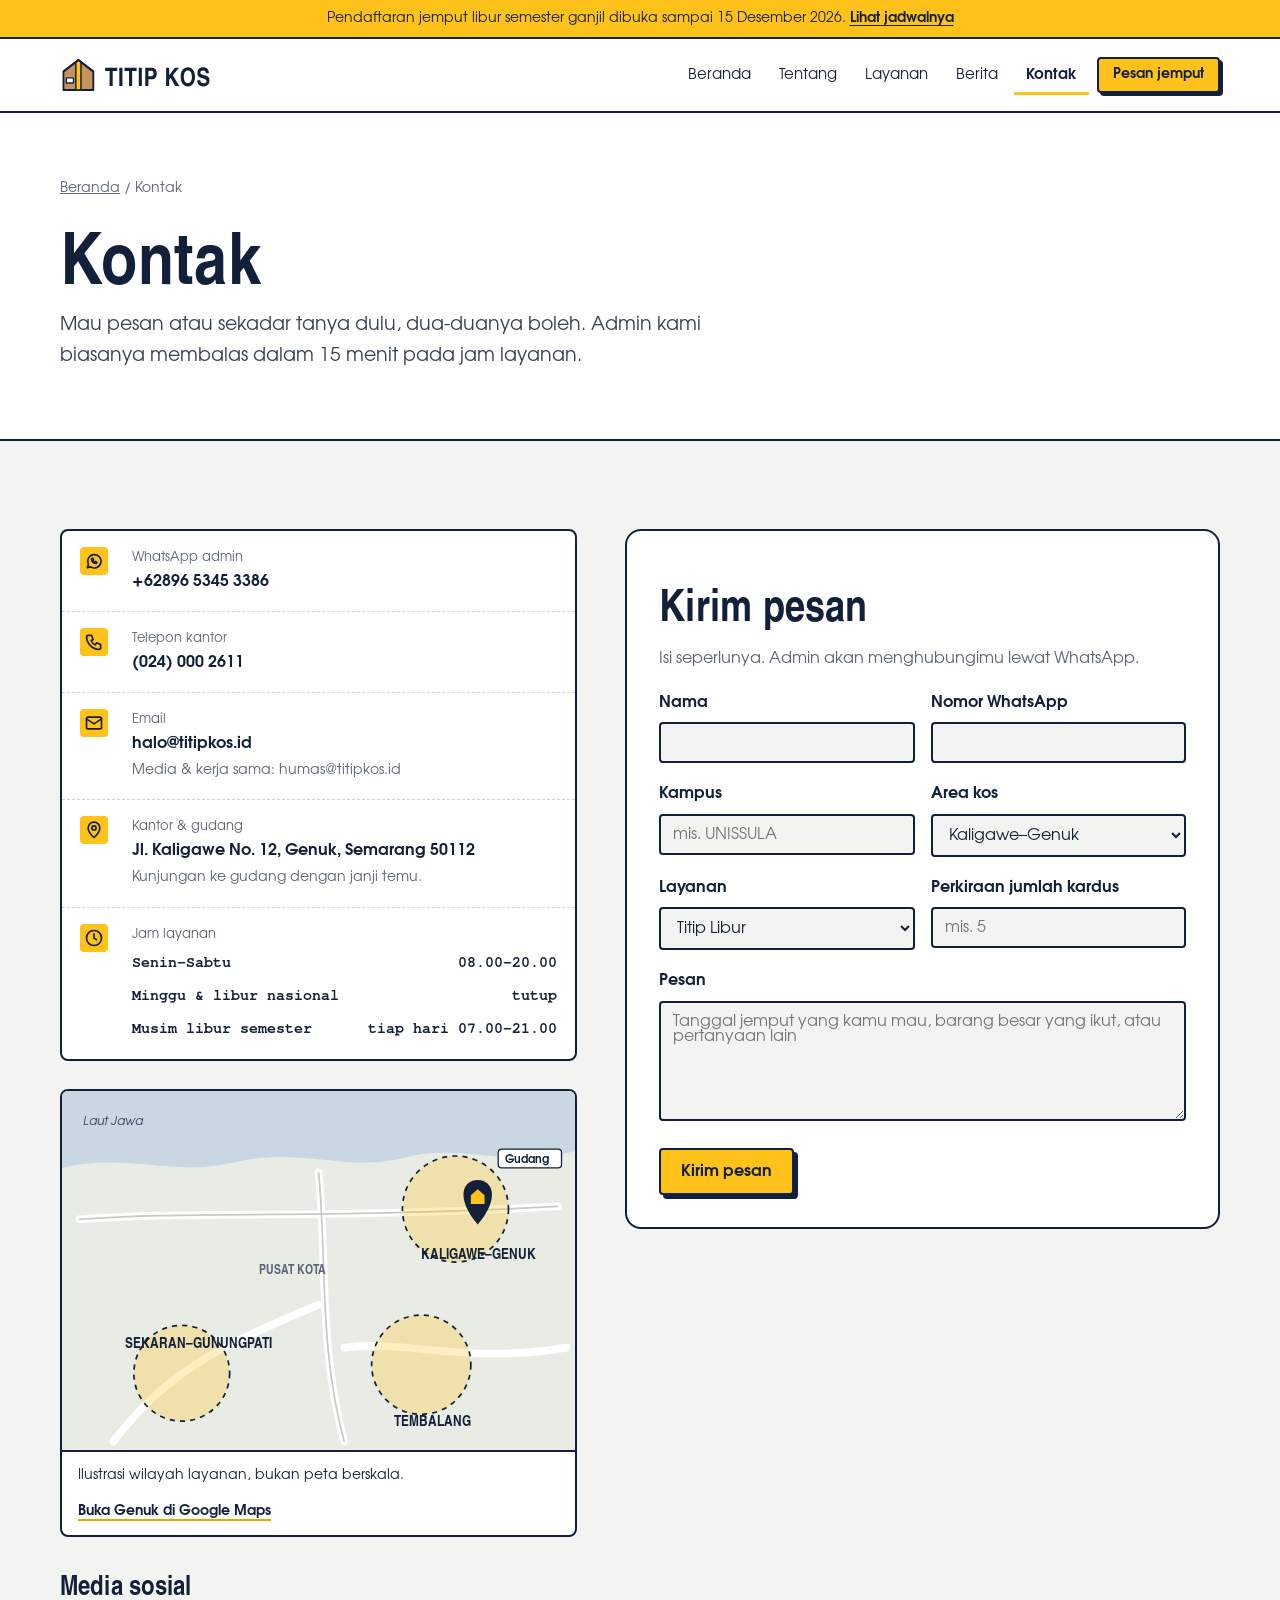
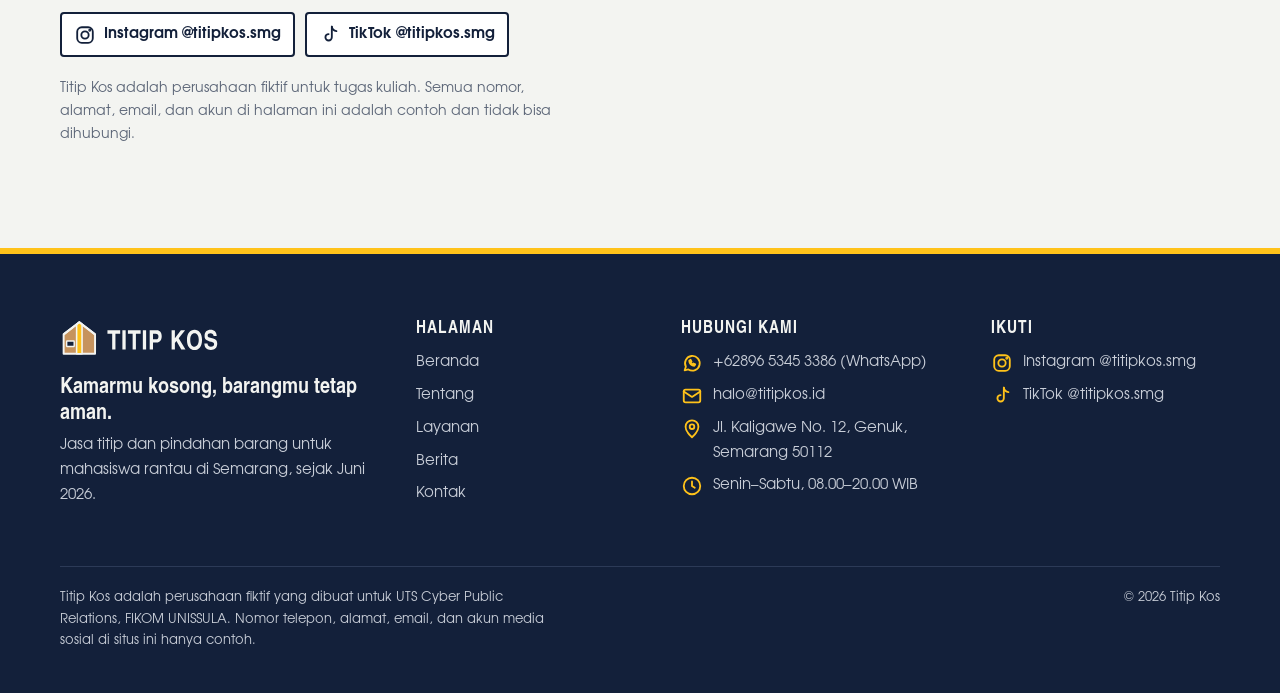
<file: kontak.html>
<!doctype html>
<html lang="id">
<head>
<meta charset="utf-8">
<meta name="viewport" content="width=device-width, initial-scale=1">
<title>Kontak | Titip Kos</title>
<meta name="description" content="Hubungi Titip Kos lewat WhatsApp, telepon, email, atau formulir. Jam layanan, alamat gudang, dan wilayah layanan di Semarang.">
<meta property="og:title" content="Kontak | Titip Kos">
<meta property="og:description" content="Hubungi Titip Kos lewat WhatsApp, telepon, email, atau formulir. Jam layanan, alamat gudang, dan wilayah layanan di Semarang.">
<meta property="og:type" content="website">
<meta name="theme-color" content="#13203A">
<link rel="icon" href="assets/img/favicon.svg" type="image/svg+xml">
<link rel="preload" href="assets/fonts/heroscn-bold.woff" as="font" type="font/woff" crossorigin>
<link rel="preload" href="assets/fonts/adventor-regular.woff" as="font" type="font/woff" crossorigin>
<link rel="stylesheet" href="assets/css/style.css">
</head>
<body>
<a class="skip" href="#isi">Langsung ke isi</a>
<div class="tape-bar">Pendaftaran jemput libur semester ganjil dibuka sampai 15 Desember 2026. <a href="berita-jadwal-jemput.html">Lihat jadwalnya</a></div>
<header class="site-header">
  <div class="wrap nav">
    <a class="brand" href="index.html" aria-label="Titip Kos, ke beranda"><img src="assets/img/logo.svg" alt="Titip Kos" width="188" height="38"></a>
    <button class="nav-toggle" aria-expanded="false" aria-controls="menu">Menu</button>
    <nav class="nav-menu" id="menu" aria-label="Menu utama">
      <div class="nav-inner">
        <ul class="nav-links"><li><a href="index.html">Beranda</a></li><li><a href="tentang.html">Tentang</a></li><li><a href="layanan.html">Layanan</a></li><li><a href="berita.html">Berita</a></li><li><a href="kontak.html" aria-current="page">Kontak</a></li></ul>
        <div class="nav-cta"><a class="btn btn-primary btn-small" href="kontak.html#form">Pesan jemput</a></div>
      </div>
    </nav>
  </div>
</header>
<main id="isi">

<div class="page-head">
  <div class="wrap">
    <div class="crumbs"><a href="index.html">Beranda</a> / Kontak</div>
    <h1>Kontak</h1>
    <p class="lead">Mau pesan atau sekadar tanya dulu, dua-duanya boleh. Admin kami biasanya membalas dalam 15 menit pada jam layanan.</p>
  </div>
</div>
<section>
  <div class="wrap contact-grid">
    <div>
      <div class="contact-list">
        <div class="c"><svg class="ico" viewBox="0 0 24 24" aria-hidden="true"><path d="M4 20l1.3-4A8 8 0 1 1 8 19z"/><path d="M9 9.5c0 3 2.5 5.5 5.5 5.5l1-1.5-2-1-1 1c-1-.4-1.6-1-2-2l1-1-1-2z"/></svg><div><span class="k">WhatsApp admin</span><span class="v">+62896  5345 3386</span></div></div>
        <div class="c"><svg class="ico" viewBox="0 0 24 24" aria-hidden="true"><path d="M5 4h4l2 5-2.5 1.5a11 11 0 0 0 5 5L15 13l5 2v4a2 2 0 0 1-2 2A16 16 0 0 1 3 6a2 2 0 0 1 2-2z"/></svg><div><span class="k">Telepon kantor</span><span class="v">(024) 000 2611</span></div></div>
        <div class="c"><svg class="ico" viewBox="0 0 24 24" aria-hidden="true"><rect x="3" y="5" width="18" height="14" rx="2"/><path d="M3 7l9 6 9-6"/></svg><div><span class="k">Email</span><span class="v">halo@titipkos.id</span><br><span class="small muted">Media &amp; kerja sama: humas@titipkos.id</span></div></div>
        <div class="c"><svg class="ico" viewBox="0 0 24 24" aria-hidden="true"><path d="M12 21s-7-6.2-7-11.5a7 7 0 0 1 14 0C19 14.8 12 21 12 21z"/><circle cx="12" cy="9.5" r="2.5"/></svg><div><span class="k">Kantor &amp; gudang</span><span class="v">Jl. Kaligawe No. 12, Genuk, Semarang 50112</span><br><span class="small muted">Kunjungan ke gudang dengan janji temu.</span></div></div>
        <div class="c"><svg class="ico" viewBox="0 0 24 24" aria-hidden="true"><circle cx="12" cy="12" r="9"/><path d="M12 7v5l3 2"/></svg><div><span class="k">Jam layanan</span>
          <div class="hours">
            <div class="line"><span>Senin–Sabtu</span><span>08.00–20.00</span></div>
            <div class="line"><span>Minggu &amp; libur nasional</span><span>tutup</span></div>
            <div class="line"><span>Musim libur semester</span><span>tiap hari 07.00–21.00</span></div>
          </div></div></div>
      </div>
      <div class="map-card">
        <svg viewBox="0 0 600 420" role="img" aria-label="Ilustrasi peta wilayah layanan Titip Kos di Semarang">
  <rect width="600" height="420" fill="#E9EBE5"/>
  <path d="M0 0 H600 V70 C520 92 470 60 400 78 C330 96 280 64 200 84 C130 100 70 72 0 90 Z" fill="#C9D7E2"/>
  <text x="24" y="40" font-family="TK Adventor, sans-serif" font-size="14" fill="#33405A" font-style="italic">Laut Jawa</text>
  <g stroke="#FFFFFF" stroke-width="9" fill="none" stroke-linecap="round">
    <path d="M20 150 C 160 140 300 150 580 135"/>
    <path d="M300 95 C 310 200 300 300 330 410"/>
    <path d="M330 300 C 400 290 470 320 590 300"/>
    <path d="M60 410 C 120 330 180 300 300 250"/>
  </g>
  <g stroke="#C7CBC1" stroke-width="2" fill="none"><path d="M20 150 C 160 140 300 150 580 135"/><path d="M300 95 C 310 200 300 300 330 410"/></g>
  <g font-family="TK Heros Cn, sans-serif" font-size="17" fill="#13203A">
    <circle cx="460" cy="138" r="62" fill="#FFC21A" fill-opacity=".28" stroke="#13203A" stroke-width="2" stroke-dasharray="6 6"/>
    <text x="420" y="196">KALIGAWE–GENUK</text>
    <circle cx="420" cy="320" r="58" fill="#FFC21A" fill-opacity=".28" stroke="#13203A" stroke-width="2" stroke-dasharray="6 6"/>
    <text x="388" y="392">TEMBALANG</text>
    <circle cx="140" cy="330" r="56" fill="#FFC21A" fill-opacity=".28" stroke="#13203A" stroke-width="2" stroke-dasharray="6 6"/>
    <text x="74" y="300">SEKARAN–GUNUNGPATI</text>
    <text x="230" y="214" font-size="15" fill="#5B6577">PUSAT KOTA</text>
  </g>
  <g transform="translate(486 104)">
    <path d="M0 0 C -18 0 -26 22 0 52 C 26 22 18 0 0 0 Z" fill="#13203A"/>
    <path d="M-8 18 L0 11 L8 18 L8 28 L-8 28 Z" fill="#FFC21A"/>
  </g>
  <g transform="translate(500 82)" font-family="TK Adventor, sans-serif" font-size="13" fill="#13203A"><rect x="10" y="-14" width="74" height="22" rx="4" fill="#FFFFFF" stroke="#13203A" stroke-width="1.5"/><text x="18" y="2" font-weight="700">Gudang</text></g>
</svg>
        <div class="cap"><span>Ilustrasi wilayah layanan, bukan peta berskala.</span><a class="text-link" href="https://www.google.com/maps/search/?api=1&amp;query=Genuk%2C+Semarang" target="_blank" rel="noopener">Buka Genuk di Google Maps</a></div>
      </div>
      <h3 style="margin-top:32px">Media sosial</h3>
      <div class="socials"><span><svg class="ico" viewBox="0 0 24 24" aria-hidden="true"><rect x="3.5" y="3.5" width="17" height="17" rx="5"/><circle cx="12" cy="12" r="4"/><circle cx="17.2" cy="6.8" r=".6" fill="currentColor"/></svg>Instagram @titipkos.smg</span><span><svg class="ico" viewBox="0 0 24 24" aria-hidden="true"><path d="M14 3v11.5a3.5 3.5 0 1 1-3.5-3.5"/><path d="M14 3c.5 2.8 2.4 4.5 5 4.7"/></svg>TikTok @titipkos.smg</span></div>
      <p class="small muted" style="margin-top:20px">Titip Kos adalah perusahaan fiktif untuk tugas kuliah. Semua nomor, alamat, email, dan akun di halaman ini adalah contoh dan tidak bisa dihubungi.</p>
    </div>
    <form class="form" id="contact-form" novalidate>
      <span id="form" style="position:relative;top:-110px"></span>
      <h2 style="margin:0">Kirim pesan</h2>
      <p class="muted" style="margin:0">Isi seperlunya. Admin akan menghubungimu lewat WhatsApp.</p>
      <div class="two">
        <div class="field"><label for="nama">Nama</label><input id="nama" name="nama" autocomplete="name" required></div>
        <div class="field"><label for="wa">Nomor WhatsApp</label><input id="wa" name="wa" inputmode="tel" autocomplete="tel"></div>
      </div>
      <div class="two">
        <div class="field"><label for="kampus">Kampus</label><input id="kampus" name="kampus" placeholder="mis. UNISSULA"></div>
        <div class="field"><label for="area">Area kos</label>
          <select id="area" name="area"><option>Kaligawe–Genuk</option><option>Tembalang</option><option>Sekaran–Gunungpati</option><option>Lainnya</option></select></div>
      </div>
      <div class="two">
        <div class="field"><label for="layanan">Layanan</label>
          <select id="layanan" name="layanan"><option>Titip Libur</option><option>Pindah Kos</option><option>Kotak Wisuda</option><option>Baru mau tanya</option></select></div>
        <div class="field"><label for="jumlah">Perkiraan jumlah kardus</label><input id="jumlah" name="jumlah" type="number" min="0" placeholder="mis. 5"></div>
      </div>
      <div class="field"><label for="pesan">Pesan</label><textarea id="pesan" name="pesan" placeholder="Tanggal jemput yang kamu mau, barang besar yang ikut, atau pertanyaan lain"></textarea></div>
      <div><button class="btn btn-primary" type="submit">Kirim pesan</button></div>
      <div class="form-msg" id="form-msg" tabindex="-1" hidden></div>
    </form>
  </div>
</section>

</main>
<footer class="site-footer">
  <div class="wrap">
    <div class="foot-grid">
      <div class="foot-brand">
        <img src="assets/img/logo-gelap.svg" alt="Titip Kos" width="198" height="40">
        <p class="tagline">Kamarmu kosong, barangmu tetap aman.</p>
        <p>Jasa titip dan pindahan barang untuk mahasiswa rantau di Semarang, sejak Juni 2026.</p>
      </div>
      <div>
        <h4>Halaman</h4>
        <ul><li><a href="index.html">Beranda</a></li><li><a href="tentang.html">Tentang</a></li><li><a href="layanan.html">Layanan</a></li><li><a href="berita.html">Berita</a></li><li><a href="kontak.html">Kontak</a></li></ul>
      </div>
      <div>
        <h4>Hubungi kami</h4>
        <ul class="foot-contact">
          <li><svg class="ico" viewBox="0 0 24 24" aria-hidden="true"><path d="M4 20l1.3-4A8 8 0 1 1 8 19z"/><path d="M9 9.5c0 3 2.5 5.5 5.5 5.5l1-1.5-2-1-1 1c-1-.4-1.6-1-2-2l1-1-1-2z"/></svg><span>+62896  5345 3386 (WhatsApp)</span></li>
          <li><svg class="ico" viewBox="0 0 24 24" aria-hidden="true"><rect x="3" y="5" width="18" height="14" rx="2"/><path d="M3 7l9 6 9-6"/></svg><span>halo@titipkos.id</span></li>
          <li><svg class="ico" viewBox="0 0 24 24" aria-hidden="true"><path d="M12 21s-7-6.2-7-11.5a7 7 0 0 1 14 0C19 14.8 12 21 12 21z"/><circle cx="12" cy="9.5" r="2.5"/></svg><span>Jl. Kaligawe No. 12, Genuk, Semarang 50112</span></li>
          <li><svg class="ico" viewBox="0 0 24 24" aria-hidden="true"><circle cx="12" cy="12" r="9"/><path d="M12 7v5l3 2"/></svg><span>Senin–Sabtu, 08.00–20.00 WIB</span></li>
        </ul>
      </div>
      <div>
        <h4>Ikuti</h4>
        <ul class="foot-contact">
          <li><svg class="ico" viewBox="0 0 24 24" aria-hidden="true"><rect x="3.5" y="3.5" width="17" height="17" rx="5"/><circle cx="12" cy="12" r="4"/><circle cx="17.2" cy="6.8" r=".6" fill="currentColor"/></svg><span>Instagram @titipkos.smg</span></li>
          <li><svg class="ico" viewBox="0 0 24 24" aria-hidden="true"><path d="M14 3v11.5a3.5 3.5 0 1 1-3.5-3.5"/><path d="M14 3c.5 2.8 2.4 4.5 5 4.7"/></svg><span>TikTok @titipkos.smg</span></li>
        </ul>
      </div>
    </div>
    <div class="foot-bottom">
      <p class="fiction-note">Titip Kos adalah perusahaan fiktif yang dibuat untuk UTS Cyber Public Relations, FIKOM UNISSULA. Nomor telepon, alamat, email, dan akun media sosial di situs ini hanya contoh.</p>
      <p>&copy; 2026 Titip Kos</p>
    </div>
  </div>
</footer>
<script src="assets/js/main.js"></script>
</body>
</html>
</file>
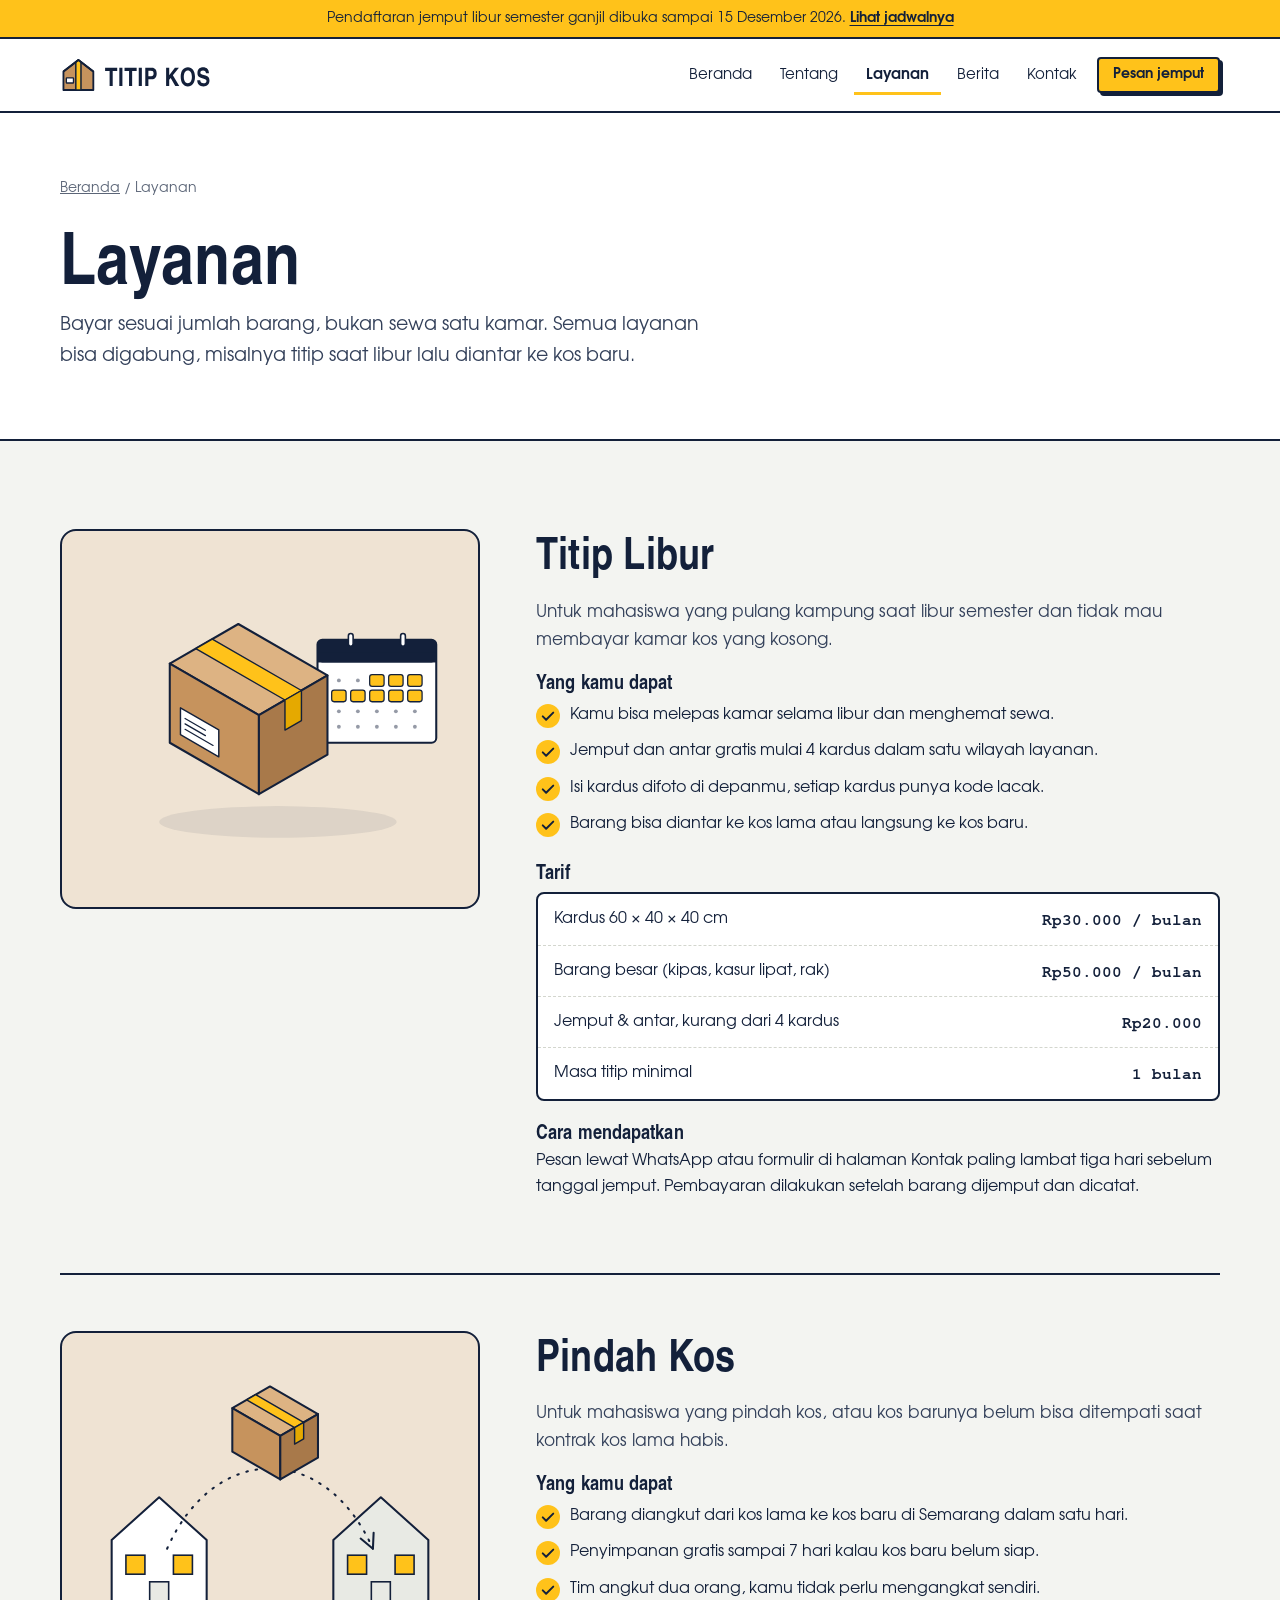
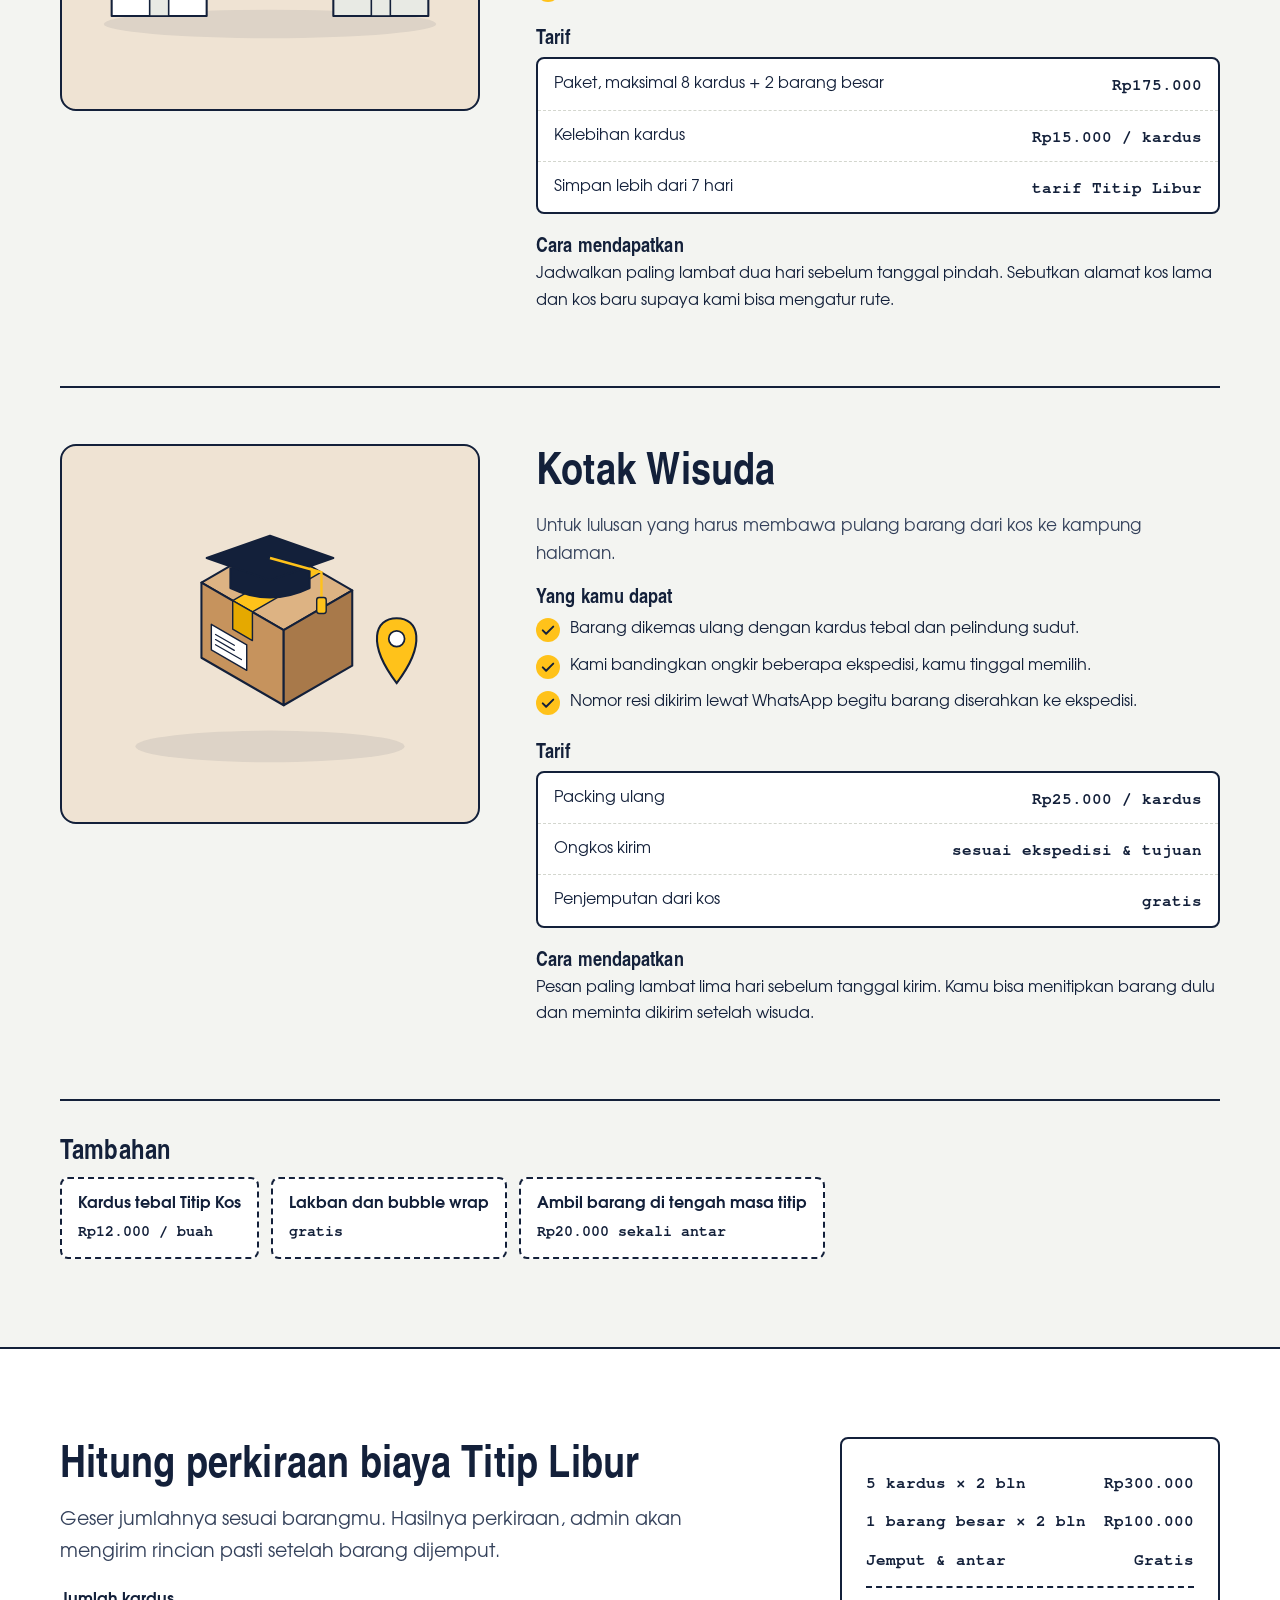
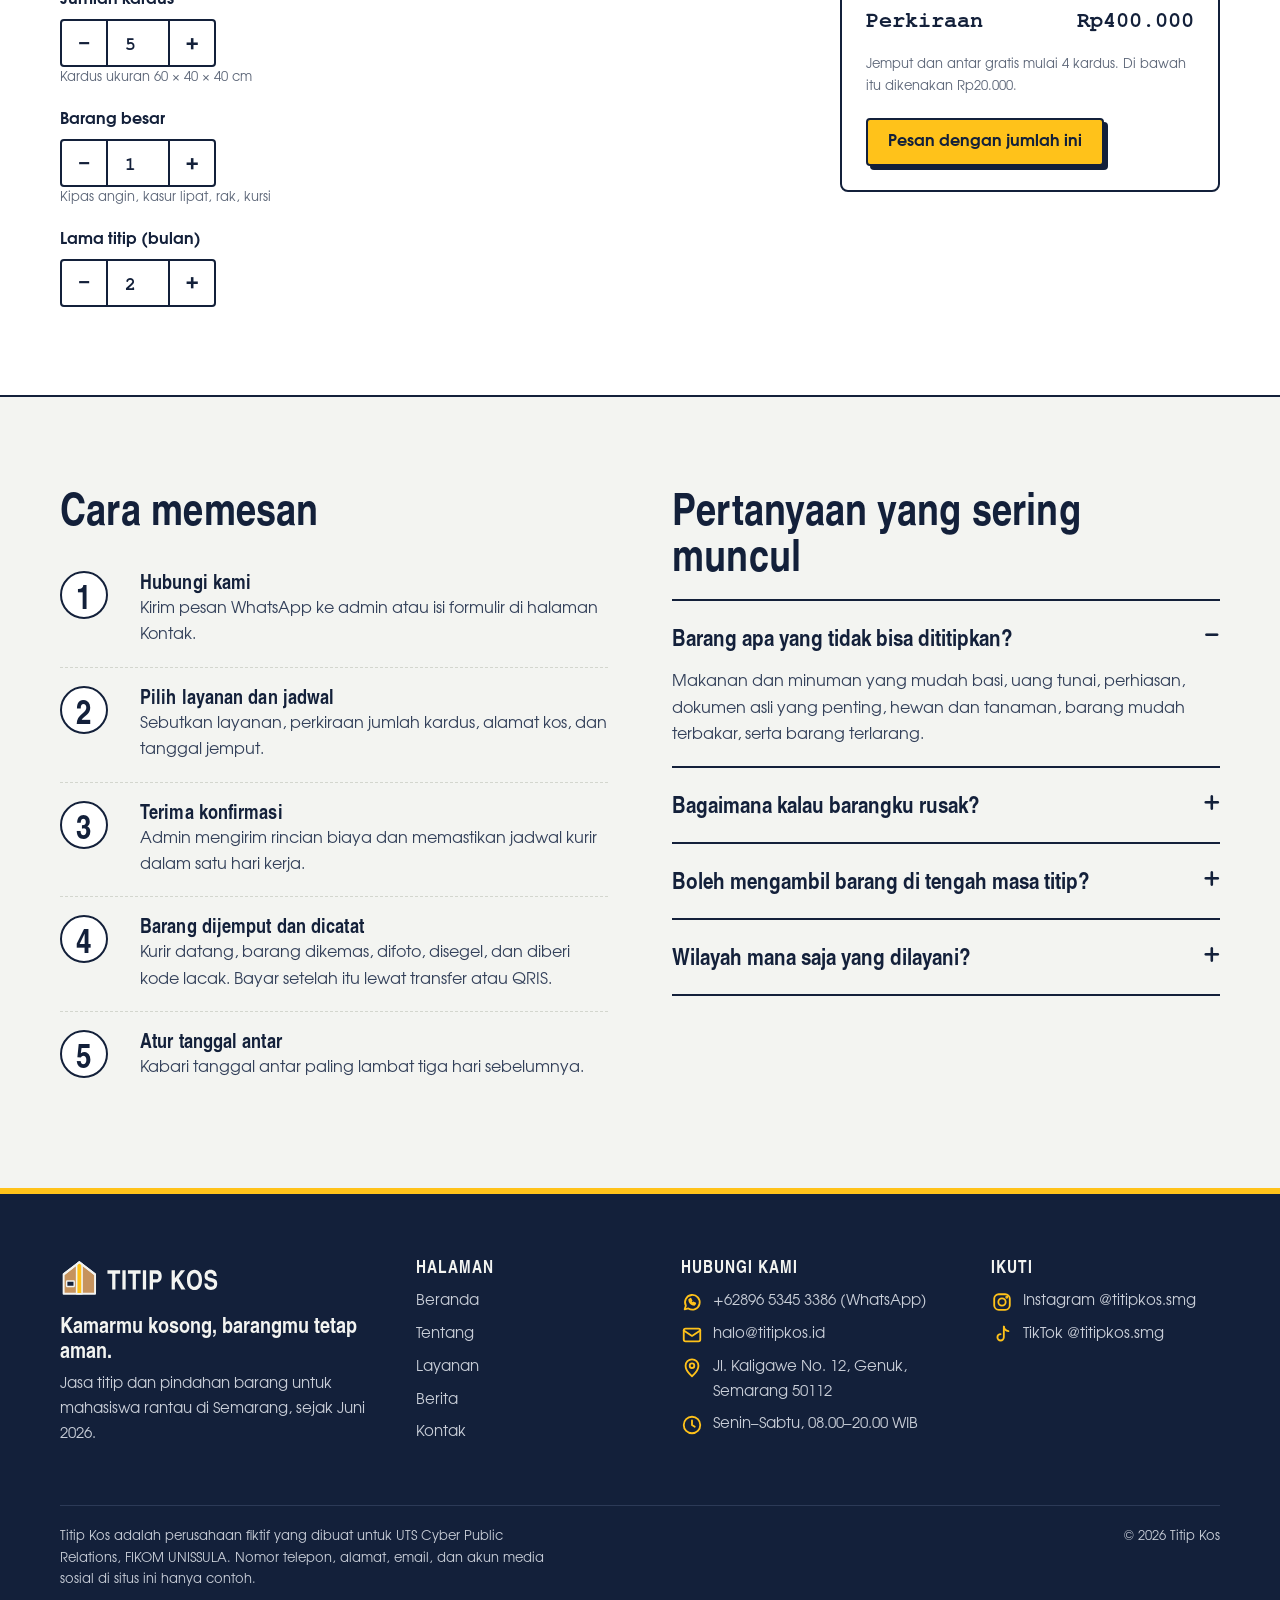
<file: layanan.html>
<!doctype html>
<html lang="id">
<head>
<meta charset="utf-8">
<meta name="viewport" content="width=device-width, initial-scale=1">
<title>Layanan | Titip Kos</title>
<meta name="description" content="Titip Libur, Pindah Kos, dan Kotak Wisuda: tarif, manfaat, kalkulator biaya, dan cara memesan layanan Titip Kos.">
<meta property="og:title" content="Layanan | Titip Kos">
<meta property="og:description" content="Titip Libur, Pindah Kos, dan Kotak Wisuda: tarif, manfaat, kalkulator biaya, dan cara memesan layanan Titip Kos.">
<meta property="og:type" content="website">
<meta name="theme-color" content="#13203A">
<link rel="icon" href="assets/img/favicon.svg" type="image/svg+xml">
<link rel="preload" href="assets/fonts/heroscn-bold.woff" as="font" type="font/woff" crossorigin>
<link rel="preload" href="assets/fonts/adventor-regular.woff" as="font" type="font/woff" crossorigin>
<link rel="stylesheet" href="assets/css/style.css">
</head>
<body>
<a class="skip" href="#isi">Langsung ke isi</a>
<div class="tape-bar">Pendaftaran jemput libur semester ganjil dibuka sampai 15 Desember 2026. <a href="berita-jadwal-jemput.html">Lihat jadwalnya</a></div>
<header class="site-header">
  <div class="wrap nav">
    <a class="brand" href="index.html" aria-label="Titip Kos, ke beranda"><img src="assets/img/logo.svg" alt="Titip Kos" width="188" height="38"></a>
    <button class="nav-toggle" aria-expanded="false" aria-controls="menu">Menu</button>
    <nav class="nav-menu" id="menu" aria-label="Menu utama">
      <div class="nav-inner">
        <ul class="nav-links"><li><a href="index.html">Beranda</a></li><li><a href="tentang.html">Tentang</a></li><li><a href="layanan.html" aria-current="page">Layanan</a></li><li><a href="berita.html">Berita</a></li><li><a href="kontak.html">Kontak</a></li></ul>
        <div class="nav-cta"><a class="btn btn-primary btn-small" href="kontak.html#form">Pesan jemput</a></div>
      </div>
    </nav>
  </div>
</header>
<main id="isi">

<div class="page-head">
  <div class="wrap">
    <div class="crumbs"><a href="index.html">Beranda</a> / Layanan</div>
    <h1>Layanan</h1>
    <p class="lead">Bayar sesuai jumlah barang, bukan sewa satu kamar. Semua layanan bisa digabung, misalnya titip saat libur lalu diantar ke kos baru.</p>
  </div>
</div>

<section>
  <div class="wrap">
    <article class="svc-detail" id="titip-libur">
  <div class="art"><img src="assets/img/layanan-titip-libur.svg" alt="Ilustrasi layanan Titip Libur" width="480" height="340"></div>
  <div>
    <h2>Titip Libur</h2>
    <p class="for">Untuk mahasiswa yang pulang kampung saat libur semester dan tidak mau membayar kamar kos yang kosong.</p>
    <h4>Yang kamu dapat</h4>
    <ul class="benefits"><li><svg class="ico" viewBox="0 0 24 24" aria-hidden="true"><path d="M5 12.5l4.5 4.5L19 7.5"/></svg><span>Kamu bisa melepas kamar selama libur dan menghemat sewa.</span></li><li><svg class="ico" viewBox="0 0 24 24" aria-hidden="true"><path d="M5 12.5l4.5 4.5L19 7.5"/></svg><span>Jemput dan antar gratis mulai 4 kardus dalam satu wilayah layanan.</span></li><li><svg class="ico" viewBox="0 0 24 24" aria-hidden="true"><path d="M5 12.5l4.5 4.5L19 7.5"/></svg><span>Isi kardus difoto di depanmu, setiap kardus punya kode lacak.</span></li><li><svg class="ico" viewBox="0 0 24 24" aria-hidden="true"><path d="M5 12.5l4.5 4.5L19 7.5"/></svg><span>Barang bisa diantar ke kos lama atau langsung ke kos baru.</span></li></ul>
    <h4>Tarif</h4>
    <div class="rate"><div class="r"><span>Kardus 60 × 40 × 40 cm</span><b>Rp30.000 / bulan</b></div><div class="r"><span>Barang besar (kipas, kasur lipat, rak)</span><b>Rp50.000 / bulan</b></div><div class="r"><span>Jemput & antar, kurang dari 4 kardus</span><b>Rp20.000</b></div><div class="r"><span>Masa titip minimal</span><b>1 bulan</b></div></div>
    <div class="howto"><h4>Cara mendapatkan</h4><p>Pesan lewat WhatsApp atau formulir di halaman Kontak paling lambat tiga hari sebelum tanggal jemput. Pembayaran dilakukan setelah barang dijemput dan dicatat.</p></div>
  </div>
</article><article class="svc-detail" id="pindah-kos">
  <div class="art"><img src="assets/img/layanan-pindah-kos.svg" alt="Ilustrasi layanan Pindah Kos" width="480" height="340"></div>
  <div>
    <h2>Pindah Kos</h2>
    <p class="for">Untuk mahasiswa yang pindah kos, atau kos barunya belum bisa ditempati saat kontrak kos lama habis.</p>
    <h4>Yang kamu dapat</h4>
    <ul class="benefits"><li><svg class="ico" viewBox="0 0 24 24" aria-hidden="true"><path d="M5 12.5l4.5 4.5L19 7.5"/></svg><span>Barang diangkut dari kos lama ke kos baru di Semarang dalam satu hari.</span></li><li><svg class="ico" viewBox="0 0 24 24" aria-hidden="true"><path d="M5 12.5l4.5 4.5L19 7.5"/></svg><span>Penyimpanan gratis sampai 7 hari kalau kos baru belum siap.</span></li><li><svg class="ico" viewBox="0 0 24 24" aria-hidden="true"><path d="M5 12.5l4.5 4.5L19 7.5"/></svg><span>Tim angkut dua orang, kamu tidak perlu mengangkat sendiri.</span></li></ul>
    <h4>Tarif</h4>
    <div class="rate"><div class="r"><span>Paket, maksimal 8 kardus + 2 barang besar</span><b>Rp175.000</b></div><div class="r"><span>Kelebihan kardus</span><b>Rp15.000 / kardus</b></div><div class="r"><span>Simpan lebih dari 7 hari</span><b>tarif Titip Libur</b></div></div>
    <div class="howto"><h4>Cara mendapatkan</h4><p>Jadwalkan paling lambat dua hari sebelum tanggal pindah. Sebutkan alamat kos lama dan kos baru supaya kami bisa mengatur rute.</p></div>
  </div>
</article><article class="svc-detail" id="kotak-wisuda">
  <div class="art"><img src="assets/img/layanan-kotak-wisuda.svg" alt="Ilustrasi layanan Kotak Wisuda" width="480" height="340"></div>
  <div>
    <h2>Kotak Wisuda</h2>
    <p class="for">Untuk lulusan yang harus membawa pulang barang dari kos ke kampung halaman.</p>
    <h4>Yang kamu dapat</h4>
    <ul class="benefits"><li><svg class="ico" viewBox="0 0 24 24" aria-hidden="true"><path d="M5 12.5l4.5 4.5L19 7.5"/></svg><span>Barang dikemas ulang dengan kardus tebal dan pelindung sudut.</span></li><li><svg class="ico" viewBox="0 0 24 24" aria-hidden="true"><path d="M5 12.5l4.5 4.5L19 7.5"/></svg><span>Kami bandingkan ongkir beberapa ekspedisi, kamu tinggal memilih.</span></li><li><svg class="ico" viewBox="0 0 24 24" aria-hidden="true"><path d="M5 12.5l4.5 4.5L19 7.5"/></svg><span>Nomor resi dikirim lewat WhatsApp begitu barang diserahkan ke ekspedisi.</span></li></ul>
    <h4>Tarif</h4>
    <div class="rate"><div class="r"><span>Packing ulang</span><b>Rp25.000 / kardus</b></div><div class="r"><span>Ongkos kirim</span><b>sesuai ekspedisi & tujuan</b></div><div class="r"><span>Penjemputan dari kos</span><b>gratis</b></div></div>
    <div class="howto"><h4>Cara mendapatkan</h4><p>Pesan paling lambat lima hari sebelum tanggal kirim. Kamu bisa menitipkan barang dulu dan meminta dikirim setelah wisuda.</p></div>
  </div>
</article>
    <div style="border-top:2px solid var(--ink);padding-top:32px">
      <h3>Tambahan</h3>
      <div class="addons">
        <div class="addon"><b>Kardus tebal Titip Kos</b><br><span class="price">Rp12.000 / buah</span></div>
        <div class="addon"><b>Lakban dan bubble wrap</b><br><span class="price">gratis</span></div>
        <div class="addon"><b>Ambil barang di tengah masa titip</b><br><span class="price">Rp20.000 sekali antar</span></div>
      </div>
    </div>
  </div>
</section>

<section class="on-white" id="hitung">
  <div class="wrap calc">
    <div>
      <h2>Hitung perkiraan biaya Titip Libur</h2>
      <p class="lead">Geser jumlahnya sesuai barangmu. Hasilnya perkiraan, admin akan mengirim rincian pasti setelah barang dijemput.</p>
      <form id="calc" class="calc-form" onsubmit="return false">
        <div class="field"><label for="f-kardus">Jumlah kardus</label>
          <div class="stepper"><button type="button" data-step="-1" aria-label="Kurangi">−</button><input id="f-kardus" name="kardus" type="number" min="0" max="40" value="5"><button type="button" data-step="1" aria-label="Tambah">+</button></div>
          <div class="hint">Kardus ukuran 60 × 40 × 40 cm</div></div>
        <div class="field"><label for="f-besar">Barang besar</label>
          <div class="stepper"><button type="button" data-step="-1" aria-label="Kurangi">−</button><input id="f-besar" name="besar" type="number" min="0" max="10" value="1"><button type="button" data-step="1" aria-label="Tambah">+</button></div>
          <div class="hint">Kipas angin, kasur lipat, rak, kursi</div></div>
        <div class="field"><label for="f-bulan">Lama titip (bulan)</label>
          <div class="stepper"><button type="button" data-step="-1" aria-label="Kurangi">−</button><input id="f-bulan" name="bulan" type="number" min="1" max="6" value="2"><button type="button" data-step="1" aria-label="Tambah">+</button></div></div>
      </form>
    </div>
    <div class="calc-out" aria-live="polite">
      <div class="line"><span id="c-kardus-l">5 kardus × 2 bln</span><span id="c-kardus">Rp300.000</span></div>
      <div class="line"><span id="c-besar-l">1 barang besar × 2 bln</span><span id="c-besar">Rp100.000</span></div>
      <div class="line"><span>Jemput &amp; antar</span><span id="c-ongkir">Gratis</span></div>
      <div class="line total"><span>Perkiraan</span><span id="c-total">Rp400.000</span></div>
      <p class="note">Jemput dan antar gratis mulai 4 kardus. Di bawah itu dikenakan Rp20.000.</p>
      <a class="btn btn-primary" style="margin-top:8px" href="kontak.html#form">Pesan dengan jumlah ini</a>
    </div>
  </div>
</section>

<section>
  <div class="wrap calc calc-even">
    <div>
      <h2>Cara memesan</h2>
      <ol class="steps">
        <li><div><h4>Hubungi kami</h4><p>Kirim pesan WhatsApp ke admin atau isi formulir di halaman Kontak.</p></div></li>
        <li><div><h4>Pilih layanan dan jadwal</h4><p>Sebutkan layanan, perkiraan jumlah kardus, alamat kos, dan tanggal jemput.</p></div></li>
        <li><div><h4>Terima konfirmasi</h4><p>Admin mengirim rincian biaya dan memastikan jadwal kurir dalam satu hari kerja.</p></div></li>
        <li><div><h4>Barang dijemput dan dicatat</h4><p>Kurir datang, barang dikemas, difoto, disegel, dan diberi kode lacak. Bayar setelah itu lewat transfer atau QRIS.</p></div></li>
        <li><div><h4>Atur tanggal antar</h4><p>Kabari tanggal antar paling lambat tiga hari sebelumnya.</p></div></li>
      </ol>
    </div>
    <div class="faq">
      <h2>Pertanyaan yang sering muncul</h2>
      <details open><summary>Barang apa yang tidak bisa dititipkan?</summary><p>Makanan dan minuman yang mudah basi, uang tunai, perhiasan, dokumen asli yang penting, hewan dan tanaman, barang mudah terbakar, serta barang terlarang.</p></details>
      <details><summary>Bagaimana kalau barangku rusak?</summary><p>Laporkan dalam 1 × 24 jam setelah barang diterima, sertakan foto. Kami mencocokkannya dengan foto saat penjemputan dan mengganti sesuai ketentuan, maksimal Rp500.000 per kardus.</p></details>
      <details><summary>Boleh mengambil barang di tengah masa titip?</summary><p>Boleh. Ambil sendiri di gudang dengan membuat janji lebih dulu, atau minta diantar dengan ongkos Rp20.000.</p></details>
      <details><summary>Wilayah mana saja yang dilayani?</summary><p>Kos di kawasan Kaligawe–Genuk, Tembalang, dan Sekaran–Gunungpati. Kalau kosmu di luar wilayah itu, tanyakan dulu ke admin.</p></details>
    </div>
  </div>
</section>

</main>
<footer class="site-footer">
  <div class="wrap">
    <div class="foot-grid">
      <div class="foot-brand">
        <img src="assets/img/logo-gelap.svg" alt="Titip Kos" width="198" height="40">
        <p class="tagline">Kamarmu kosong, barangmu tetap aman.</p>
        <p>Jasa titip dan pindahan barang untuk mahasiswa rantau di Semarang, sejak Juni 2026.</p>
      </div>
      <div>
        <h4>Halaman</h4>
        <ul><li><a href="index.html">Beranda</a></li><li><a href="tentang.html">Tentang</a></li><li><a href="layanan.html">Layanan</a></li><li><a href="berita.html">Berita</a></li><li><a href="kontak.html">Kontak</a></li></ul>
      </div>
      <div>
        <h4>Hubungi kami</h4>
        <ul class="foot-contact">
          <li><svg class="ico" viewBox="0 0 24 24" aria-hidden="true"><path d="M4 20l1.3-4A8 8 0 1 1 8 19z"/><path d="M9 9.5c0 3 2.5 5.5 5.5 5.5l1-1.5-2-1-1 1c-1-.4-1.6-1-2-2l1-1-1-2z"/></svg><span>+62896  5345 3386 (WhatsApp)</span></li>
          <li><svg class="ico" viewBox="0 0 24 24" aria-hidden="true"><rect x="3" y="5" width="18" height="14" rx="2"/><path d="M3 7l9 6 9-6"/></svg><span>halo@titipkos.id</span></li>
          <li><svg class="ico" viewBox="0 0 24 24" aria-hidden="true"><path d="M12 21s-7-6.2-7-11.5a7 7 0 0 1 14 0C19 14.8 12 21 12 21z"/><circle cx="12" cy="9.5" r="2.5"/></svg><span>Jl. Kaligawe No. 12, Genuk, Semarang 50112</span></li>
          <li><svg class="ico" viewBox="0 0 24 24" aria-hidden="true"><circle cx="12" cy="12" r="9"/><path d="M12 7v5l3 2"/></svg><span>Senin–Sabtu, 08.00–20.00 WIB</span></li>
        </ul>
      </div>
      <div>
        <h4>Ikuti</h4>
        <ul class="foot-contact">
          <li><svg class="ico" viewBox="0 0 24 24" aria-hidden="true"><rect x="3.5" y="3.5" width="17" height="17" rx="5"/><circle cx="12" cy="12" r="4"/><circle cx="17.2" cy="6.8" r=".6" fill="currentColor"/></svg><span>Instagram @titipkos.smg</span></li>
          <li><svg class="ico" viewBox="0 0 24 24" aria-hidden="true"><path d="M14 3v11.5a3.5 3.5 0 1 1-3.5-3.5"/><path d="M14 3c.5 2.8 2.4 4.5 5 4.7"/></svg><span>TikTok @titipkos.smg</span></li>
        </ul>
      </div>
    </div>
    <div class="foot-bottom">
      <p class="fiction-note">Titip Kos adalah perusahaan fiktif yang dibuat untuk UTS Cyber Public Relations, FIKOM UNISSULA. Nomor telepon, alamat, email, dan akun media sosial di situs ini hanya contoh.</p>
      <p>&copy; 2026 Titip Kos</p>
    </div>
  </div>
</footer>
<script src="assets/js/main.js"></script>
</body>
</html>
</file>
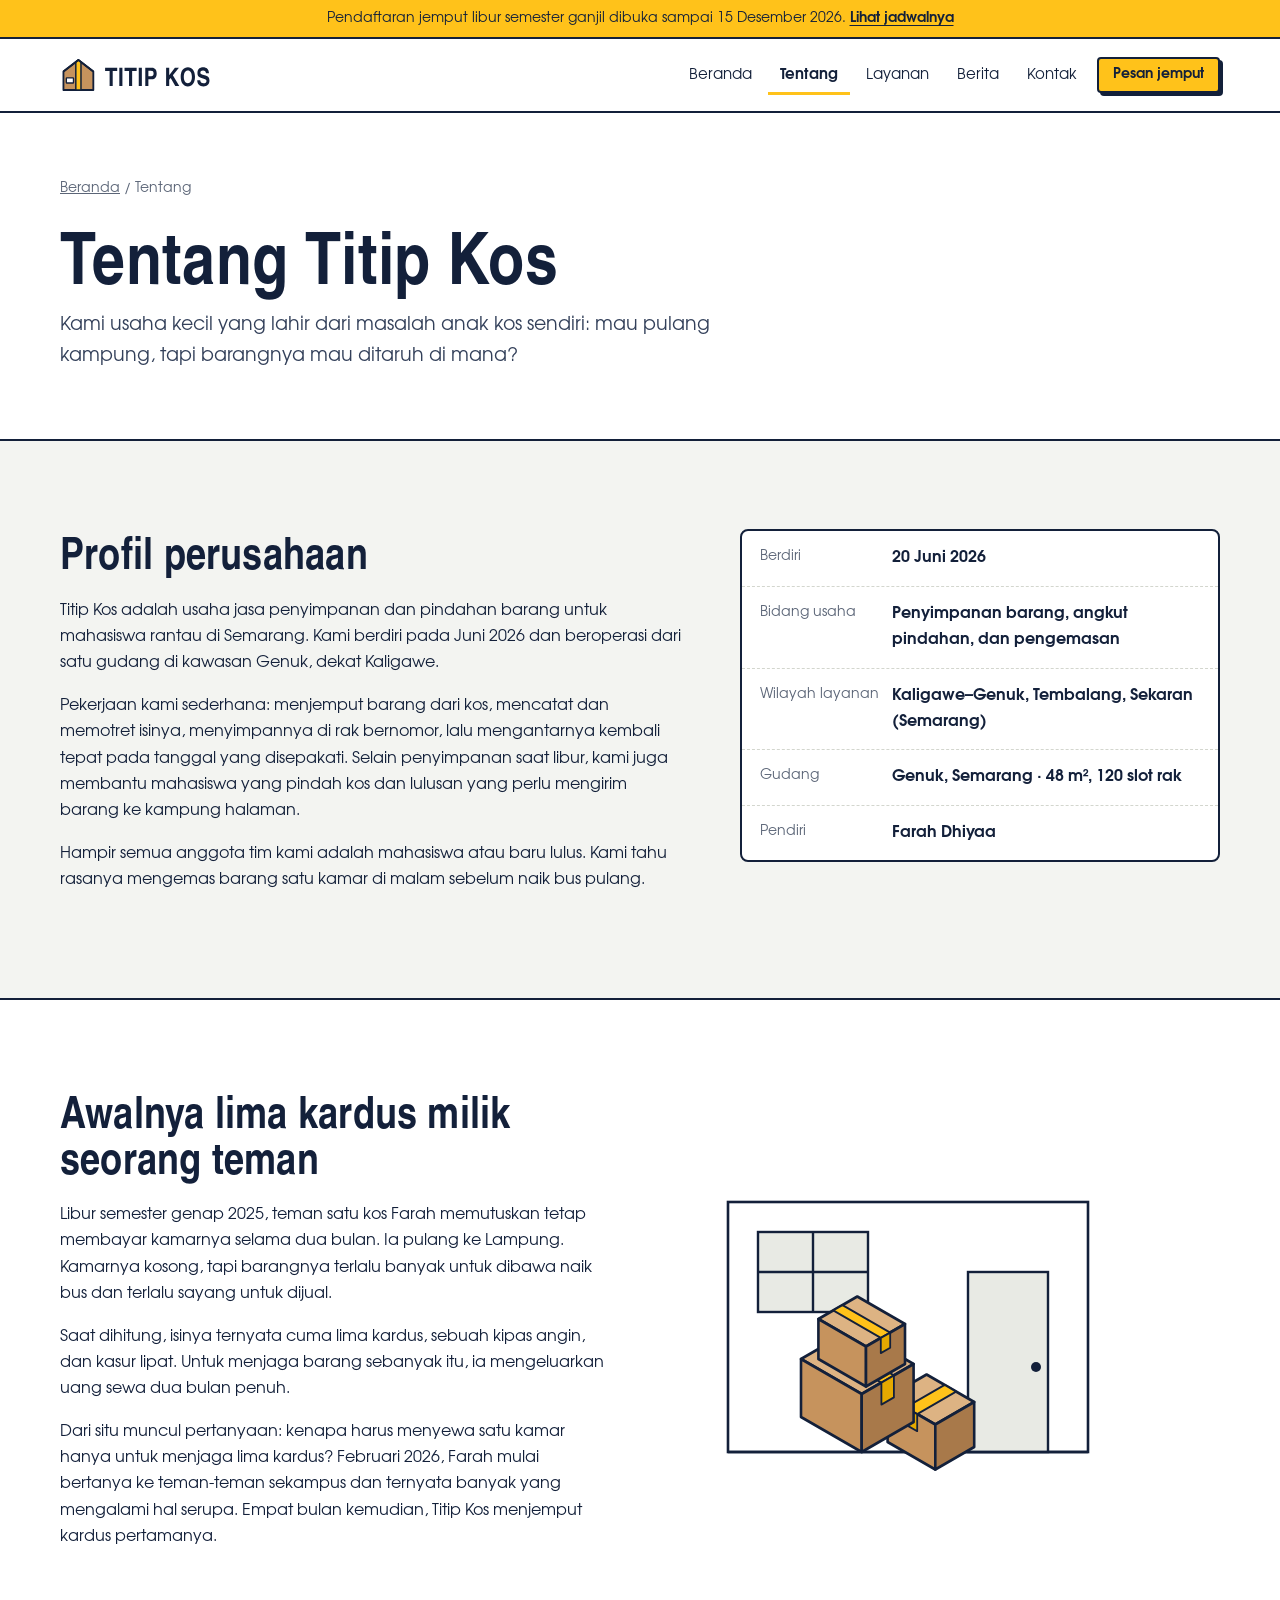
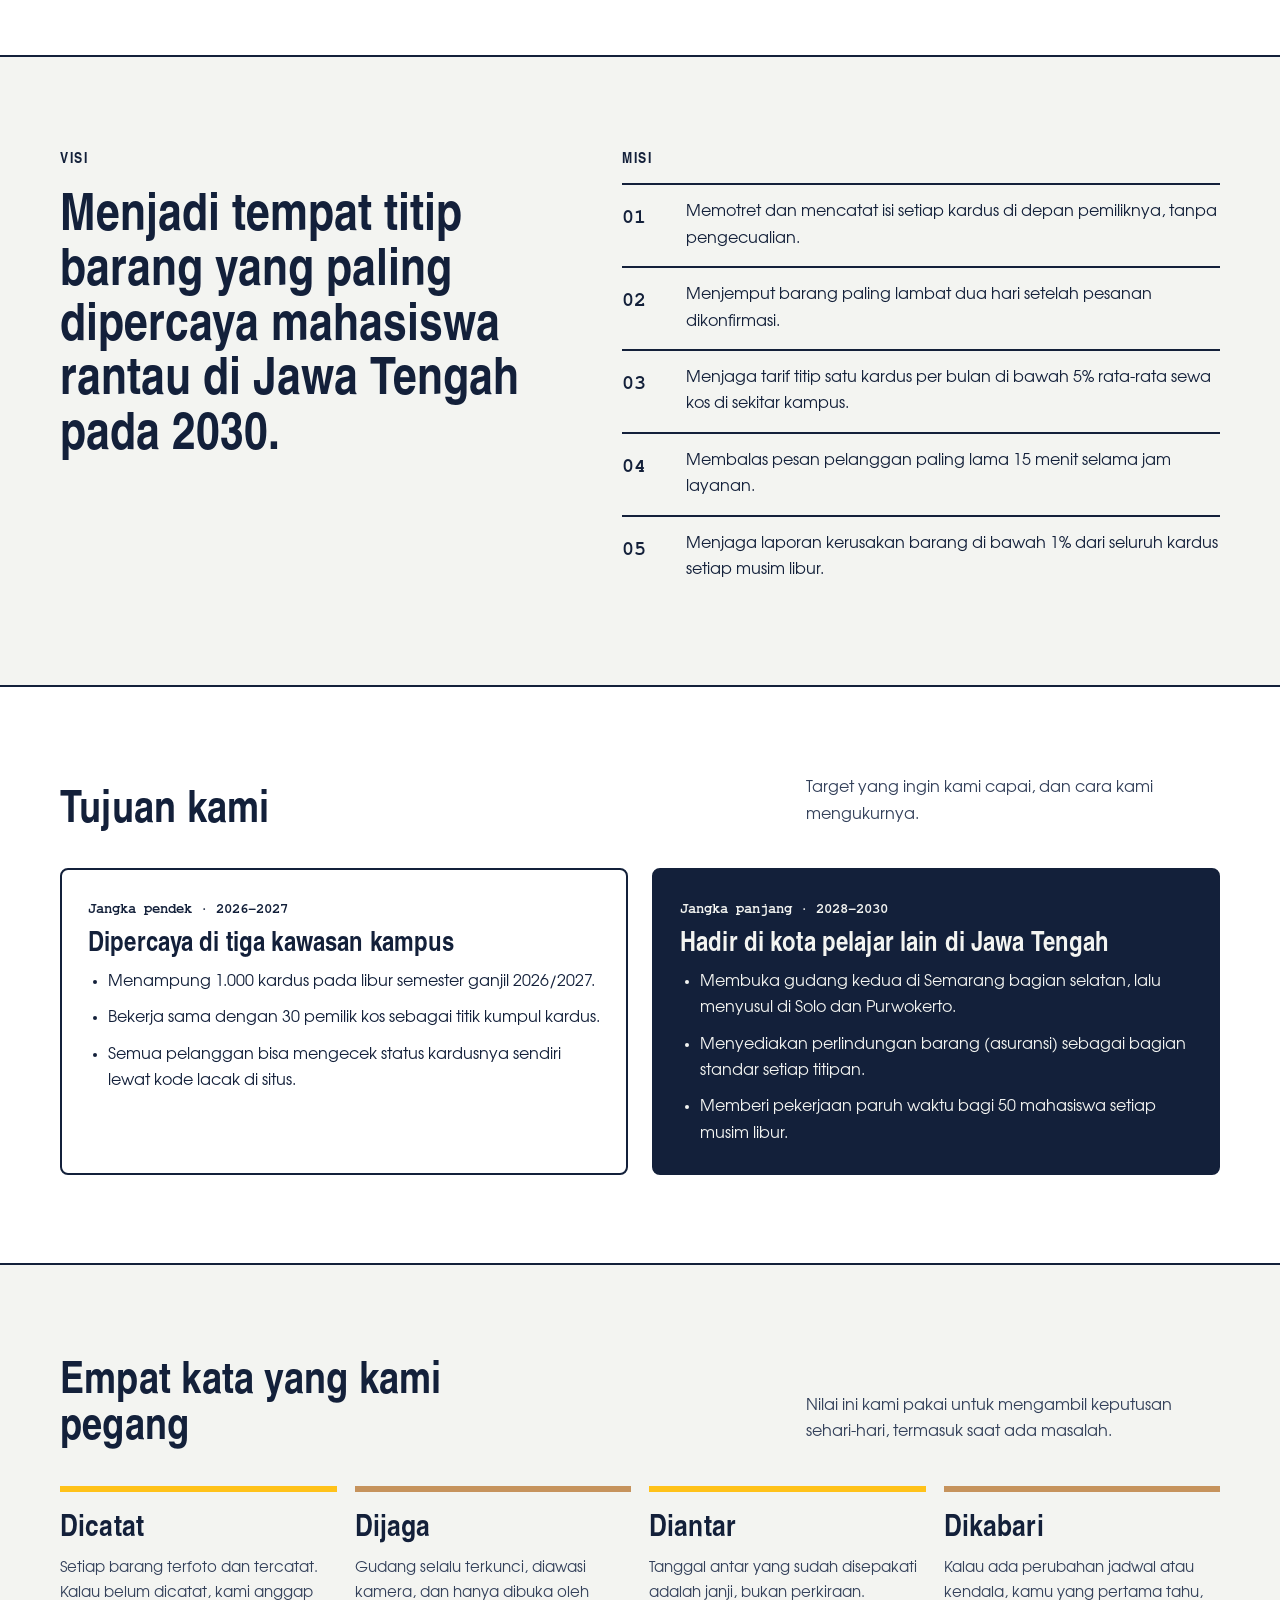
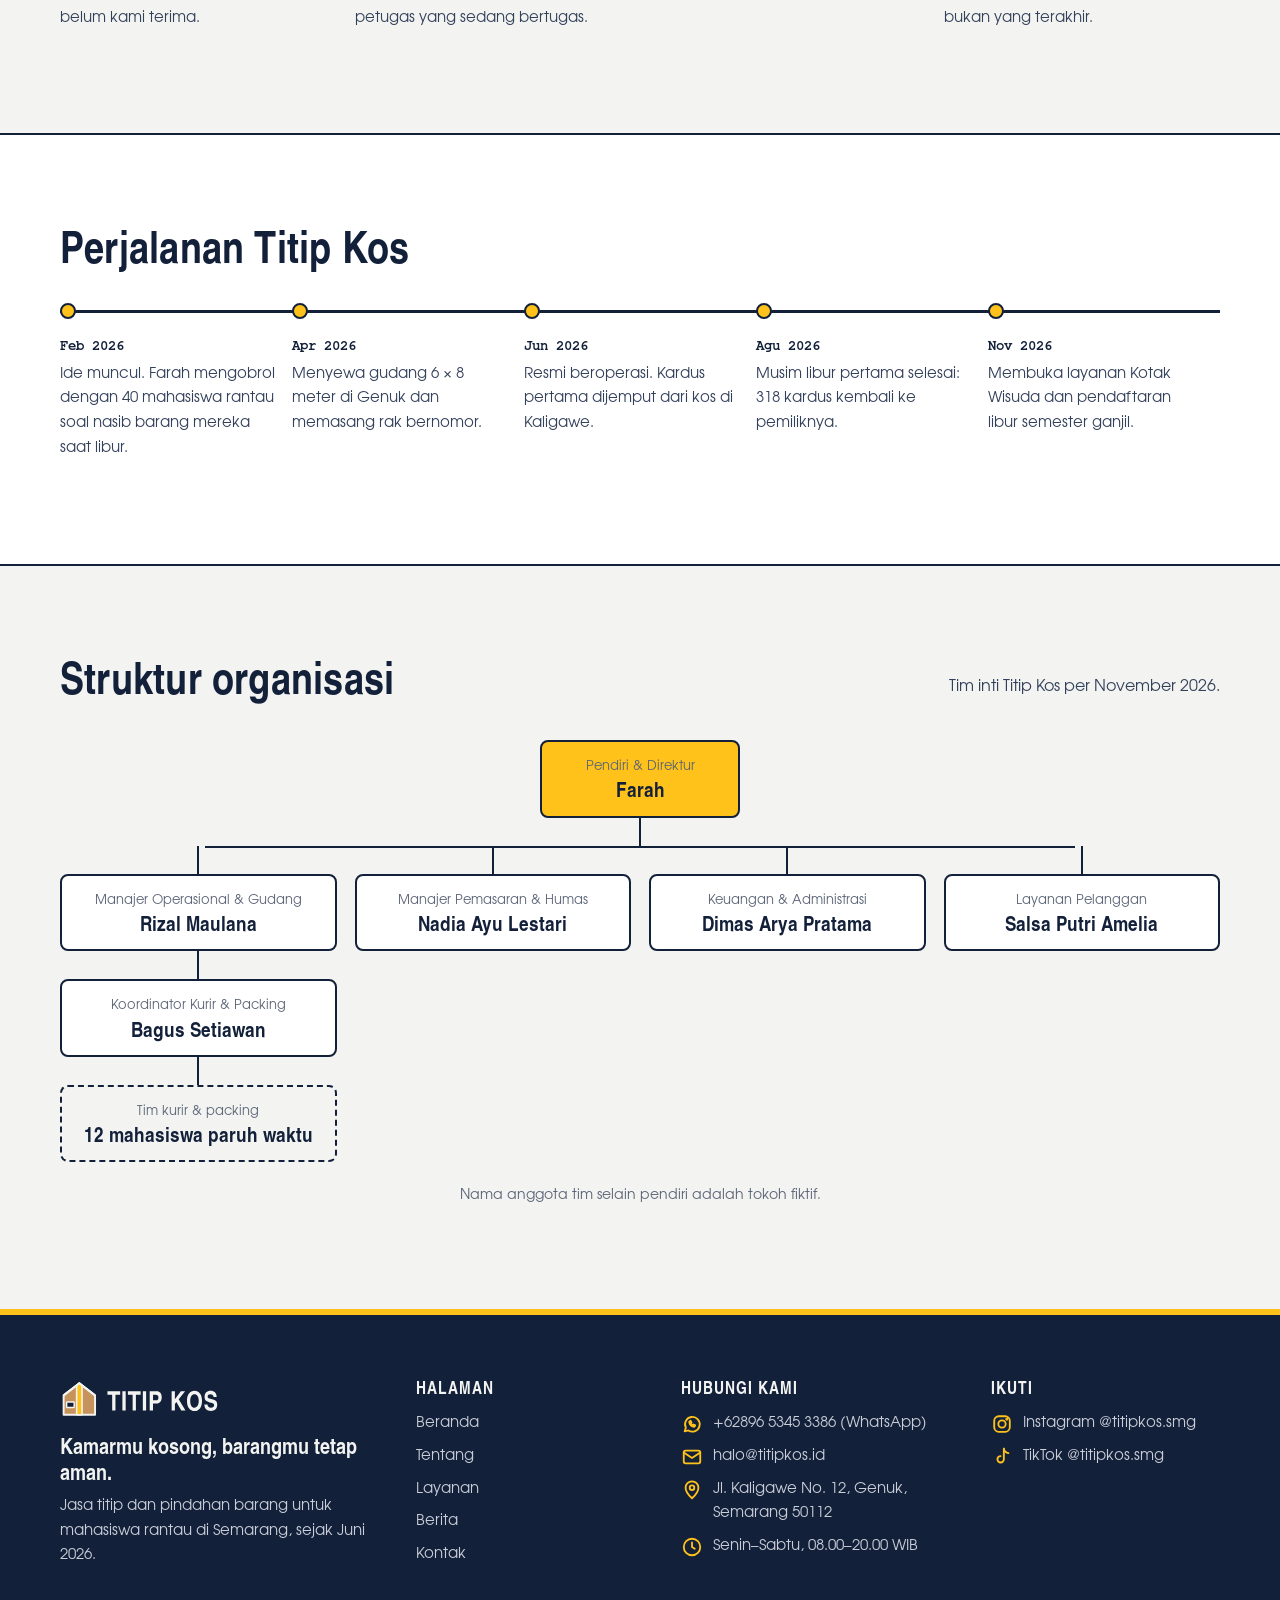
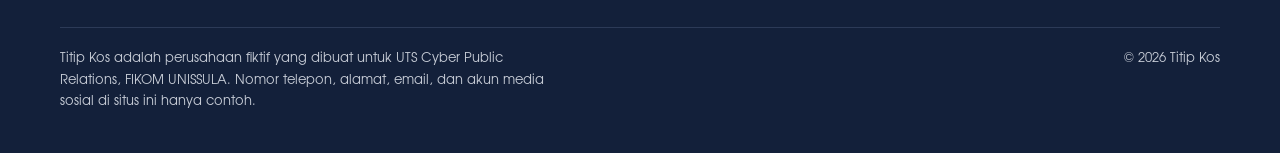
<file: tentang.html>
<!doctype html>
<html lang="id">
<head>
<meta charset="utf-8">
<meta name="viewport" content="width=device-width, initial-scale=1">
<title>Tentang | Titip Kos</title>
<meta name="description" content="Profil, kisah awal, visi misi, tujuan, nilai, dan struktur organisasi Titip Kos, jasa titip barang mahasiswa rantau di Semarang.">
<meta property="og:title" content="Tentang | Titip Kos">
<meta property="og:description" content="Profil, kisah awal, visi misi, tujuan, nilai, dan struktur organisasi Titip Kos, jasa titip barang mahasiswa rantau di Semarang.">
<meta property="og:type" content="website">
<meta name="theme-color" content="#13203A">
<link rel="icon" href="assets/img/favicon.svg" type="image/svg+xml">
<link rel="preload" href="assets/fonts/heroscn-bold.woff" as="font" type="font/woff" crossorigin>
<link rel="preload" href="assets/fonts/adventor-regular.woff" as="font" type="font/woff" crossorigin>
<link rel="stylesheet" href="assets/css/style.css">
</head>
<body>
<a class="skip" href="#isi">Langsung ke isi</a>
<div class="tape-bar">Pendaftaran jemput libur semester ganjil dibuka sampai 15 Desember 2026. <a href="berita-jadwal-jemput.html">Lihat jadwalnya</a></div>
<header class="site-header">
  <div class="wrap nav">
    <a class="brand" href="index.html" aria-label="Titip Kos, ke beranda"><img src="assets/img/logo.svg" alt="Titip Kos" width="188" height="38"></a>
    <button class="nav-toggle" aria-expanded="false" aria-controls="menu">Menu</button>
    <nav class="nav-menu" id="menu" aria-label="Menu utama">
      <div class="nav-inner">
        <ul class="nav-links"><li><a href="index.html">Beranda</a></li><li><a href="tentang.html" aria-current="page">Tentang</a></li><li><a href="layanan.html">Layanan</a></li><li><a href="berita.html">Berita</a></li><li><a href="kontak.html">Kontak</a></li></ul>
        <div class="nav-cta"><a class="btn btn-primary btn-small" href="kontak.html#form">Pesan jemput</a></div>
      </div>
    </nav>
  </div>
</header>
<main id="isi">

<div class="page-head">
  <div class="wrap">
    <div class="crumbs"><a href="index.html">Beranda</a> / Tentang</div>
    <h1>Tentang Titip Kos</h1>
    <p class="lead">Kami usaha kecil yang lahir dari masalah anak kos sendiri: mau pulang kampung, tapi barangnya mau ditaruh di mana?</p>
  </div>
</div>

<section>
  <div class="wrap profile-grid">
    <div>
      <h2>Profil perusahaan</h2>
      <p>Titip Kos adalah usaha jasa penyimpanan dan pindahan barang untuk mahasiswa rantau di Semarang. Kami berdiri pada Juni 2026 dan beroperasi dari satu gudang di kawasan Genuk, dekat Kaligawe.</p>
      <p>Pekerjaan kami sederhana: menjemput barang dari kos, mencatat dan memotret isinya, menyimpannya di rak bernomor, lalu mengantarnya kembali tepat pada tanggal yang disepakati. Selain penyimpanan saat libur, kami juga membantu mahasiswa yang pindah kos dan lulusan yang perlu mengirim barang ke kampung halaman.</p>
      <p>Hampir semua anggota tim kami adalah mahasiswa atau baru lulus. Kami tahu rasanya mengemas barang satu kamar di malam sebelum naik bus pulang.</p>
    </div>
    <div class="facts">
      <dl>
        <div class="f"><dt>Berdiri</dt><dd>20 Juni 2026</dd></div>
        <div class="f"><dt>Bidang usaha</dt><dd>Penyimpanan barang, angkut pindahan, dan pengemasan</dd></div>
        <div class="f"><dt>Wilayah layanan</dt><dd>Kaligawe–Genuk, Tembalang, Sekaran (Semarang)</dd></div>
        <div class="f"><dt>Gudang</dt><dd>Genuk, Semarang · 48 m², 120 slot rak</dd></div>
        <div class="f"><dt>Pendiri</dt><dd>Farah Dhiyaa</dd></div>
      </dl>
    </div>
  </div>
</section>

<section class="on-white">
  <div class="wrap story-split">
    <div>
      <h2>Awalnya lima kardus milik seorang teman</h2>
      <p>Libur semester genap 2025, teman satu kos Farah memutuskan tetap membayar kamarnya selama dua bulan. Ia pulang ke Lampung. Kamarnya kosong, tapi barangnya terlalu banyak untuk dibawa naik bus dan terlalu sayang untuk dijual.</p>
      <p>Saat dihitung, isinya ternyata cuma lima kardus, sebuah kipas angin, dan kasur lipat. Untuk menjaga barang sebanyak itu, ia mengeluarkan uang sewa dua bulan penuh.</p>
      <p>Dari situ muncul pertanyaan: kenapa harus menyewa satu kamar hanya untuk menjaga lima kardus? Februari 2026, Farah mulai bertanya ke teman-teman sekampus dan ternyata banyak yang mengalami hal serupa. Empat bulan kemudian, Titip Kos menjemput kardus pertamanya.</p>
    </div>
    <img src="assets/img/kisah-kamar-kos.svg" alt="Ilustrasi kamar kos kosong dengan kardus siap dijemput" width="480" height="330">
  </div>
</section>

<section>
  <div class="wrap vm-grid">
    <div>
      <span class="vision-label">Visi</span>
      <p class="vision">Menjadi tempat titip barang yang paling dipercaya mahasiswa rantau di Jawa Tengah pada 2030.</p>
    </div>
    <div>
      <span class="vision-label">Misi</span>
      <ol class="mission">
        <li>Memotret dan mencatat isi setiap kardus di depan pemiliknya, tanpa pengecualian.</li>
        <li>Menjemput barang paling lambat dua hari setelah pesanan dikonfirmasi.</li>
        <li>Menjaga tarif titip satu kardus per bulan di bawah 5% rata-rata sewa kos di sekitar kampus.</li>
        <li>Membalas pesan pelanggan paling lama 15 menit selama jam layanan.</li>
        <li>Menjaga laporan kerusakan barang di bawah 1% dari seluruh kardus setiap musim libur.</li>
      </ol>
    </div>
  </div>
</section>

<section class="on-white">
  <div class="wrap">
    <div class="section-head"><h2>Tujuan kami</h2><p>Target yang ingin kami capai, dan cara kami mengukurnya.</p></div>
    <div class="goals">
      <div class="goal">
        <span class="range">Jangka pendek · 2026–2027</span>
        <h3>Dipercaya di tiga kawasan kampus</h3>
        <ul>
          <li>Menampung 1.000 kardus pada libur semester ganjil 2026/2027.</li>
          <li>Bekerja sama dengan 30 pemilik kos sebagai titik kumpul kardus.</li>
          <li>Semua pelanggan bisa mengecek status kardusnya sendiri lewat kode lacak di situs.</li>
        </ul>
      </div>
      <div class="goal long">
        <span class="range">Jangka panjang · 2028–2030</span>
        <h3>Hadir di kota pelajar lain di Jawa Tengah</h3>
        <ul>
          <li>Membuka gudang kedua di Semarang bagian selatan, lalu menyusul di Solo dan Purwokerto.</li>
          <li>Menyediakan perlindungan barang (asuransi) sebagai bagian standar setiap titipan.</li>
          <li>Memberi pekerjaan paruh waktu bagi 50 mahasiswa setiap musim libur.</li>
        </ul>
      </div>
    </div>
  </div>
</section>

<section>
  <div class="wrap">
    <div class="section-head"><h2>Empat kata yang kami pegang</h2><p>Nilai ini kami pakai untuk mengambil keputusan sehari-hari, termasuk saat ada masalah.</p></div>
    <div class="values">
      <div class="value"><h3>Dicatat</h3><p>Setiap barang terfoto dan tercatat. Kalau belum dicatat, kami anggap belum kami terima.</p></div>
      <div class="value"><h3>Dijaga</h3><p>Gudang selalu terkunci, diawasi kamera, dan hanya dibuka oleh petugas yang sedang bertugas.</p></div>
      <div class="value"><h3>Diantar</h3><p>Tanggal antar yang sudah disepakati adalah janji, bukan perkiraan.</p></div>
      <div class="value"><h3>Dikabari</h3><p>Kalau ada perubahan jadwal atau kendala, kamu yang pertama tahu, bukan yang terakhir.</p></div>
    </div>
  </div>
</section>

<section class="on-white">
  <div class="wrap">
    <div class="section-head"><h2>Perjalanan Titip Kos</h2></div>
    <ol class="history">
      <li><span class="when">Feb 2026</span><p>Ide muncul. Farah mengobrol dengan 40 mahasiswa rantau soal nasib barang mereka saat libur.</p></li>
      <li><span class="when">Apr 2026</span><p>Menyewa gudang 6 × 8 meter di Genuk dan memasang rak bernomor.</p></li>
      <li><span class="when">Jun 2026</span><p>Resmi beroperasi. Kardus pertama dijemput dari kos di Kaligawe.</p></li>
      <li><span class="when">Agu 2026</span><p>Musim libur pertama selesai: 318 kardus kembali ke pemiliknya.</p></li>
      <li><span class="when">Nov 2026</span><p>Membuka layanan Kotak Wisuda dan pendaftaran libur semester ganjil.</p></li>
    </ol>
  </div>
</section>

<section>
  <div class="wrap">
    <div class="section-head"><h2>Struktur organisasi</h2><p>Tim inti Titip Kos per November 2026.</p></div>
    <div class="org">
      <div class="org-node top"><span class="role">Pendiri &amp; Direktur</span><span class="name">Farah</span></div>
      <div class="org-v"></div>
      <div class="org-row">
        <div class="org-col">
          <div class="org-node"><span class="role">Manajer Operasional &amp; Gudang</span><span class="name">Rizal Maulana</span></div>
          <div class="org-v"></div>
          <div class="org-node"><span class="role">Koordinator Kurir &amp; Packing</span><span class="name">Bagus Setiawan</span></div>
          <div class="org-v"></div>
          <div class="org-node team"><span class="role">Tim kurir &amp; packing</span><span class="name">12 mahasiswa paruh waktu</span></div>
        </div>
        <div class="org-col"><div class="org-node"><span class="role">Manajer Pemasaran &amp; Humas</span><span class="name">Nadia Ayu Lestari</span></div></div>
        <div class="org-col"><div class="org-node"><span class="role">Keuangan &amp; Administrasi</span><span class="name">Dimas Arya Pratama</span></div></div>
        <div class="org-col"><div class="org-node"><span class="role">Layanan Pelanggan</span><span class="name">Salsa Putri Amelia</span></div></div>
      </div>
      <p class="org-note small muted">Nama anggota tim selain pendiri adalah tokoh fiktif.</p>
    </div>
  </div>
</section>

</main>
<footer class="site-footer">
  <div class="wrap">
    <div class="foot-grid">
      <div class="foot-brand">
        <img src="assets/img/logo-gelap.svg" alt="Titip Kos" width="198" height="40">
        <p class="tagline">Kamarmu kosong, barangmu tetap aman.</p>
        <p>Jasa titip dan pindahan barang untuk mahasiswa rantau di Semarang, sejak Juni 2026.</p>
      </div>
      <div>
        <h4>Halaman</h4>
        <ul><li><a href="index.html">Beranda</a></li><li><a href="tentang.html">Tentang</a></li><li><a href="layanan.html">Layanan</a></li><li><a href="berita.html">Berita</a></li><li><a href="kontak.html">Kontak</a></li></ul>
      </div>
      <div>
        <h4>Hubungi kami</h4>
        <ul class="foot-contact">
          <li><svg class="ico" viewBox="0 0 24 24" aria-hidden="true"><path d="M4 20l1.3-4A8 8 0 1 1 8 19z"/><path d="M9 9.5c0 3 2.5 5.5 5.5 5.5l1-1.5-2-1-1 1c-1-.4-1.6-1-2-2l1-1-1-2z"/></svg><span>+62896  5345 3386 (WhatsApp)</span></li>
          <li><svg class="ico" viewBox="0 0 24 24" aria-hidden="true"><rect x="3" y="5" width="18" height="14" rx="2"/><path d="M3 7l9 6 9-6"/></svg><span>halo@titipkos.id</span></li>
          <li><svg class="ico" viewBox="0 0 24 24" aria-hidden="true"><path d="M12 21s-7-6.2-7-11.5a7 7 0 0 1 14 0C19 14.8 12 21 12 21z"/><circle cx="12" cy="9.5" r="2.5"/></svg><span>Jl. Kaligawe No. 12, Genuk, Semarang 50112</span></li>
          <li><svg class="ico" viewBox="0 0 24 24" aria-hidden="true"><circle cx="12" cy="12" r="9"/><path d="M12 7v5l3 2"/></svg><span>Senin–Sabtu, 08.00–20.00 WIB</span></li>
        </ul>
      </div>
      <div>
        <h4>Ikuti</h4>
        <ul class="foot-contact">
          <li><svg class="ico" viewBox="0 0 24 24" aria-hidden="true"><rect x="3.5" y="3.5" width="17" height="17" rx="5"/><circle cx="12" cy="12" r="4"/><circle cx="17.2" cy="6.8" r=".6" fill="currentColor"/></svg><span>Instagram @titipkos.smg</span></li>
          <li><svg class="ico" viewBox="0 0 24 24" aria-hidden="true"><path d="M14 3v11.5a3.5 3.5 0 1 1-3.5-3.5"/><path d="M14 3c.5 2.8 2.4 4.5 5 4.7"/></svg><span>TikTok @titipkos.smg</span></li>
        </ul>
      </div>
    </div>
    <div class="foot-bottom">
      <p class="fiction-note">Titip Kos adalah perusahaan fiktif yang dibuat untuk UTS Cyber Public Relations, FIKOM UNISSULA. Nomor telepon, alamat, email, dan akun media sosial di situs ini hanya contoh.</p>
      <p>&copy; 2026 Titip Kos</p>
    </div>
  </div>
</footer>
<script src="assets/js/main.js"></script>
</body>
</html>
</file>
<file: assets/css/style.css>
/* Titip Kos — gaya situs
   Identitas: kardus berlakban. Tinta biru tua, lakban kuning, cokelat kardus.
   Font: TeX Gyre Heros Cn (judul), TeX Gyre Adventor (isi), TeX Gyre Cursor (kode & struk). Lisensi GUST/LPPL. */

@font-face { font-family: "TK Heros Cn"; src: url("../fonts/heroscn-bold.woff") format("woff"); font-weight: 700; font-display: swap; }
@font-face { font-family: "TK Adventor"; src: url("../fonts/adventor-regular.woff") format("woff"); font-weight: 400; font-display: swap; }
@font-face { font-family: "TK Adventor"; src: url("../fonts/adventor-bold.woff") format("woff"); font-weight: 700; font-display: swap; }
@font-face { font-family: "TK Adventor"; src: url("../fonts/adventor-italic.woff") format("woff"); font-weight: 400; font-style: italic; font-display: swap; }
@font-face { font-family: "TK Cursor"; src: url("../fonts/cursor-bold.woff") format("woff"); font-weight: 700; font-display: swap; }

:root {
  --ink: #13203A;
  --ink-2: #33405A;
  --muted: #5B6577;
  --paper: #F3F4F1;
  --surface: #FFFFFF;
  --line: #D3D6CE;
  --tape: #FFC21A;
  --tape-d: #E5A900;
  --kraft: #C6935D;
  --kraft-l: #EFE3D3;

  --f-display: "TK Heros Cn", "Arial Narrow", sans-serif;
  --f-body: "TK Adventor", "Century Gothic", sans-serif;
  --f-code: "TK Cursor", "Courier New", monospace;

  --r-s: 4px; --r-m: 8px; --r-l: 16px;
  --wrap: 1160px;
  --ease: cubic-bezier(.2, 0, 0, 1);
}

*, *::before, *::after { box-sizing: border-box; }
html { -webkit-text-size-adjust: 100%; scroll-behavior: smooth; }
body {
  margin: 0; background: var(--paper); color: var(--ink);
  font-family: var(--f-body); font-size: 16px; line-height: 1.65;
}
img, svg { max-width: 100%; display: block; }
a { color: inherit; }
p { margin: 0 0 1em; }
h1, h2, h3, h4 { font-family: var(--f-display); font-weight: 700; line-height: 1.05; margin: 0 0 .5em; letter-spacing: .005em; }
h1 { font-size: 64px; }
h2 { font-size: 44px; }
h3 { font-size: 27px; line-height: 1.12; }
h4 { font-size: 20px; }
.wrap { width: min(var(--wrap), 100% - 32px); margin-inline: auto; }
.lead { font-size: 19px; color: var(--ink-2); max-width: 60ch; }
.muted { color: var(--muted); }
.small { font-size: 14px; }
.code { font-family: var(--f-code); letter-spacing: .02em; }
.skip { position: absolute; left: -999px; top: 8px; background: var(--tape); padding: 8px 12px; z-index: 50; }
.skip:focus { left: 8px; }
:focus-visible { outline: 3px solid var(--tape-d); outline-offset: 2px; }

/* ---------- Pita pengumuman (lakban) ---------- */
.tape-bar {
  background: var(--tape); color: var(--ink); font-size: 14px; text-align: center;
  padding: 7px 16px; border-bottom: 2px solid var(--ink);
}
.tape-bar a { font-weight: 700; text-underline-offset: 3px; }

/* ---------- Header ---------- */
.site-header { background: var(--surface); border-bottom: 2px solid var(--ink); position: sticky; top: 0; z-index: 20; }
.nav { display: flex; align-items: center; justify-content: space-between; gap: 24px; min-height: 72px; }
.brand { display: flex; align-items: center; text-decoration: none; }
.brand img { height: 38px; width: auto; }
.nav-links { display: flex; align-items: center; gap: 4px; list-style: none; margin: 0; padding: 0; }
.nav-links a {
  display: block; padding: 8px 12px; text-decoration: none; font-size: 15px; border-radius: var(--r-s);
  transition: background-color .15s var(--ease);
}
.nav-links a:hover { background: var(--paper); }
.nav-links a[aria-current="page"] { font-weight: 700; box-shadow: inset 0 -3px 0 var(--tape); border-radius: 0; }
.nav-cta { margin-left: 8px; }
.nav-toggle {
  display: none; background: none; border: 2px solid var(--ink); border-radius: var(--r-s);
  padding: 7px 10px; font: 700 14px var(--f-body); color: var(--ink); cursor: pointer;
}

/* ---------- Tombol ---------- */
.btn {
  display: inline-flex; align-items: center; gap: 8px; padding: 12px 20px;
  font: 700 16px/1.2 var(--f-body); text-decoration: none; color: var(--ink);
  border: 2px solid var(--ink); border-radius: var(--r-s); cursor: pointer;
  transition: transform .12s var(--ease), box-shadow .12s var(--ease), background-color .15s var(--ease);
}
.btn-primary { background: var(--tape); box-shadow: 4px 4px 0 var(--ink); }
.btn-primary:hover { transform: translate(2px, 2px); box-shadow: 2px 2px 0 var(--ink); }
.btn-primary:active { transform: translate(4px, 4px); box-shadow: 0 0 0 var(--ink); }
.btn-ghost { background: transparent; }
.btn-ghost:hover { background: var(--surface); }
.btn-small { padding: 8px 14px; font-size: 14px; box-shadow: 3px 3px 0 var(--ink); }
.btn-on-dark { border-color: var(--paper); box-shadow: 4px 4px 0 var(--paper); }
.btn-on-dark:hover { box-shadow: 2px 2px 0 var(--paper); }
.text-link { font-weight: 700; text-underline-offset: 4px; text-decoration-thickness: 2px; text-decoration-color: var(--tape-d); }
.text-link:hover { text-decoration-color: var(--ink); }

/* ---------- Ikon ---------- */
.ico { width: 22px; height: 22px; flex: none; stroke: currentColor; fill: none; stroke-width: 2; stroke-linecap: round; stroke-linejoin: round; display: inline-block; }

/* ---------- Bagian umum ---------- */
section { padding: 88px 0; }
.section-tight { padding: 56px 0; }
.on-white { background: var(--surface); border-block: 2px solid var(--ink); }
.section-head { display: flex; justify-content: space-between; align-items: end; gap: 24px; margin-bottom: 40px; flex-wrap: wrap; }
.section-head h2 { margin: 0; max-width: 24ch; }
.section-head p { margin: 0; max-width: 46ch; color: var(--ink-2); }

/* ---------- Hero beranda ---------- */
.hero { padding: 64px 0 80px; }
.hero-grid { display: grid; grid-template-columns: 1.05fr .95fr; gap: 40px; align-items: center; }
.hero h1 { font-size: 84px; line-height: .98; margin-bottom: 24px; max-width: 12ch; }
.hero h1 .hl { background: linear-gradient(transparent 58%, var(--tape) 58%, var(--tape) 92%, transparent 92%); padding: 0 .06em; }
.hero .lead { margin-bottom: 32px; }
.hero-actions { display: flex; gap: 16px; flex-wrap: wrap; }
.assurance { list-style: none; padding: 0; margin: 36px 0 0; display: grid; gap: 10px; }
.assurance li { display: flex; gap: 10px; align-items: center; font-size: 15px; }
.assurance .ico { color: var(--ink); background: var(--tape); border-radius: 50%; padding: 3px; width: 24px; height: 24px; stroke-width: 2.6; }
.hero-art { position: relative; }
.ship-label {
  position: absolute; left: -4%; bottom: 2%; width: 260px; background: var(--surface);
  border: 2px solid var(--ink); border-radius: var(--r-s); padding: 14px 16px 12px;
  transform: rotate(-4deg); box-shadow: 5px 5px 0 rgba(19, 32, 58, .18); font-size: 13px;
}
.ship-label .row { display: flex; justify-content: space-between; gap: 12px; border-top: 1.5px dashed var(--line); padding: 5px 0; }
.ship-label .row:first-of-type { border-top: 0; }
.ship-label .k { color: var(--muted); }
.ship-label .title { font-family: var(--f-display); font-size: 18px; letter-spacing: .04em; border-bottom: 2px solid var(--ink); margin-bottom: 6px; padding-bottom: 4px; display: flex; justify-content: space-between; }
.stamp {
  display: inline-block; font-family: var(--f-display); font-size: 13px; letter-spacing: .08em;
  border: 2px solid var(--ink); border-radius: var(--r-s); padding: 2px 7px; text-transform: uppercase;
}
.stamp-tape { background: var(--tape); }

/* ---------- Struk perbandingan ---------- */
.story-grid { display: grid; grid-template-columns: 1fr 440px; gap: 64px; align-items: start; }
.receipt {
  background: var(--surface); padding: 28px 28px 40px; font-family: var(--f-code); font-size: 15px; line-height: 1.5;
  border: 2px solid var(--ink); border-bottom: 0; position: relative; transform: rotate(1.2deg);
}
.receipt::after {
  content: ""; position: absolute; left: -2px; right: -2px; bottom: -14px; height: 16px;
  background: linear-gradient(-45deg, transparent 8px, var(--surface) 0) 0 0 / 16px 16px repeat-x,
              linear-gradient(45deg, transparent 8px, var(--surface) 0) 0 0 / 16px 16px repeat-x;
  filter: drop-shadow(0 2px 0 var(--ink));
}
.receipt h3 { font-family: var(--f-code); font-size: 16px; text-align: center; letter-spacing: .06em; margin-bottom: 4px; }
.receipt .sub { text-align: center; font-size: 13px; color: var(--muted); margin-bottom: 18px; }
.receipt .line { display: flex; justify-content: space-between; gap: 16px; padding: 6px 0; }
.receipt .line span:first-child { max-width: 24ch; }
.receipt .sep { border-top: 2px dashed var(--ink); margin: 10px 0; }
.receipt .total { font-size: 18px; }
.receipt .total span:last-child { background: var(--tape); padding: 0 6px; }
.receipt .foot { font-size: 12.5px; color: var(--muted); margin-top: 18px; text-align: center; }
.story-text p { font-size: 17px; max-width: 56ch; }
.story-text .big { font-family: var(--f-display); font-size: 30px; line-height: 1.15; max-width: 22ch; margin: 28px 0; }

/* ---------- Layanan sorotan (asimetris) ---------- */
.svc-grid { display: grid; grid-template-columns: 1.3fr 1fr; grid-template-rows: auto auto; gap: 20px; }
.svc {
  background: var(--surface); border: 2px solid var(--ink); border-radius: var(--r-m);
  padding: 24px; display: grid; gap: 12px; text-decoration: none; position: relative;
  transition: transform .15s var(--ease), box-shadow .15s var(--ease);
}
.svc:hover { transform: translate(-2px, -2px); box-shadow: 6px 6px 0 var(--ink); }
.svc-main { grid-row: span 2; padding: 32px; background: var(--kraft-l); align-content: center; }
.svc-side { align-content: center; }
.svc-main img { max-height: 260px; margin: 0 auto 8px; }
.svc-side { grid-template-columns: 150px 1fr; align-items: center; }
.svc h3 { margin: 0; }
.svc p { margin: 0; color: var(--ink-2); }
.price { font-family: var(--f-code); font-size: 15px; }
.price b { background: var(--tape); padding: 0 5px; font-weight: 700; }

/* ---------- Lacak kardus ---------- */
.track { display: grid; grid-template-columns: 1fr 1.1fr; gap: 56px; align-items: start; }
.track-form { display: flex; gap: 10px; margin: 24px 0 12px; flex-wrap: wrap; }
.track-form input {
  flex: 1 1 220px; font: 700 18px var(--f-code); letter-spacing: .04em; text-transform: uppercase;
  padding: 12px 14px; border: 2px solid var(--ink); border-radius: var(--r-s); background: var(--surface); color: var(--ink);
}
.chips { display: flex; gap: 8px; flex-wrap: wrap; }
.chip {
  font: 700 13px var(--f-code); background: var(--surface); border: 1.5px dashed var(--ink); border-radius: var(--r-s);
  padding: 4px 8px; cursor: pointer; color: var(--ink);
}
.chip:hover { background: var(--tape); border-style: solid; }
.track-result { background: var(--surface); border: 2px solid var(--ink); border-radius: var(--r-m); padding: 24px; min-height: 300px; }
.track-result .empty { color: var(--muted); display: grid; place-items: center; min-height: 250px; text-align: center; }
.tr-head { display: flex; justify-content: space-between; align-items: start; gap: 12px; border-bottom: 2px solid var(--ink); padding-bottom: 12px; margin-bottom: 16px; flex-wrap: wrap; }
.tr-head .code { font-size: 20px; }
.timeline { list-style: none; margin: 0; padding: 0; }
.timeline li { position: relative; padding: 0 0 18px 34px; }
.timeline li::before { content: ""; position: absolute; left: 7px; top: 8px; bottom: -8px; border-left: 2px dashed var(--line); }
.timeline li:last-child::before { display: none; }
.timeline .dot { position: absolute; left: 0; top: 3px; width: 16px; height: 16px; border-radius: 50%; border: 2px solid var(--ink); background: var(--surface); }
.timeline li.done .dot { background: var(--ink); }
.timeline li.now .dot { background: var(--tape); box-shadow: 0 0 0 4px rgba(255, 194, 26, .35); }
.timeline li.todo { color: var(--muted); }
.timeline .when { font-size: 13px; color: var(--muted); display: block; }

/* ---------- Perjalanan kardus ---------- */
.journey { list-style: none; padding: 0; margin: 0; display: grid; grid-template-columns: repeat(4, 1fr); gap: 0; position: relative; counter-reset: j; }
.journey::before { content: ""; position: absolute; left: 4%; right: 4%; top: 27px; border-top: 3px dashed var(--ink); }
.journey li { position: relative; padding: 0 20px 0 0; counter-increment: j; }
.journey .num {
  width: 56px; height: 56px; border-radius: 50%; background: var(--tape); border: 2px solid var(--ink);
  display: grid; place-items: center; font-family: var(--f-display); font-size: 26px; position: relative; margin-bottom: 18px;
}
.journey li:nth-child(even) .num { background: var(--surface); }
.journey h3 { font-size: 24px; }
.journey p { color: var(--ink-2); font-size: 15px; }

/* ---------- Berita ---------- */
.news-grid { display: grid; grid-template-columns: repeat(3, 1fr); gap: 24px; }
.news-card { background: var(--surface); border: 2px solid var(--ink); border-radius: var(--r-m); overflow: hidden; display: flex; flex-direction: column; text-decoration: none; transition: box-shadow .15s var(--ease), transform .15s var(--ease); }
.news-card:hover { transform: translate(-2px, -2px); box-shadow: 6px 6px 0 var(--ink); }
.news-card .thumb { background: var(--kraft-l); border-bottom: 2px solid var(--ink); aspect-ratio: 48 / 31; display: grid; place-items: center; }
.news-card .thumb img { width: 86%; }
.news-card .body { padding: 18px 20px 22px; display: grid; gap: 10px; flex: 1; align-content: start; }
.news-card h3 { font-size: 24px; margin: 0; }
.meta { font-size: 13px; color: var(--muted); display: flex; gap: 6px 14px; flex-wrap: wrap; align-items: center; }
.cat { font-family: var(--f-display); font-size: 12.5px; letter-spacing: .08em; text-transform: uppercase; color: var(--ink); background: var(--tape); padding: 2px 7px; border-radius: var(--r-s); }
.cat-alt { background: var(--kraft-l); border: 1.5px solid var(--ink); }

/* ---------- CTA band ---------- */
.band { background: var(--ink); color: var(--paper); padding: 72px 0; border-block: 2px solid var(--ink); }
.band-grid { display: grid; grid-template-columns: 1.4fr 1fr; gap: 40px; align-items: center; }
.band h2 { font-size: 48px; max-width: 22ch; }
.band p { color: #C9CED8; max-width: 50ch; }
.band .btn-primary { color: var(--ink); }
.band-quota { justify-self: end; text-align: right; }
.band-quota .num { font-family: var(--f-display); font-size: 112px; line-height: .9; color: var(--tape); }

/* ---------- Footer ---------- */
.site-footer { background: var(--ink); color: #C9CED8; padding: 64px 0 28px; font-size: 15px; border-top: 6px solid var(--tape); }
.foot-grid { display: grid; grid-template-columns: 1.4fr 1fr 1.2fr 1fr; gap: 36px; }
.site-footer h4 { color: var(--paper); font-size: 17px; letter-spacing: .06em; text-transform: uppercase; margin-bottom: 14px; }
.site-footer ul { list-style: none; padding: 0; margin: 0; display: grid; gap: 8px; }
.site-footer a { text-decoration: none; }
.site-footer a:hover { color: var(--tape); }
.foot-brand img { height: 40px; width: auto; margin-bottom: 14px; }
.foot-brand .tagline { color: var(--paper); font-family: var(--f-display); font-size: 22px; line-height: 1.15; margin-bottom: 10px; }
.foot-contact li { display: flex; gap: 10px; align-items: start; }
.foot-contact .ico { margin-top: 2px; color: var(--tape); }
.foot-bottom { border-top: 1px solid #2C3A57; margin-top: 44px; padding-top: 20px; display: flex; justify-content: space-between; gap: 20px; flex-wrap: wrap; font-size: 13px; }
.fiction-note { max-width: 70ch; }

/* ---------- Halaman dalam ---------- */
.page-head { padding: 64px 0 48px; border-bottom: 2px solid var(--ink); background: var(--surface); }
.page-head h1 { font-size: 72px; margin-bottom: 16px; }
.crumbs { font-size: 14px; color: var(--muted); margin-bottom: 18px; }
.crumbs a { color: var(--muted); }

/* Tentang */
.profile-grid { display: grid; grid-template-columns: 1.3fr 1fr; gap: 56px; align-items: start; }
.facts { border: 2px solid var(--ink); border-radius: var(--r-m); background: var(--surface); }
.facts dl { margin: 0; }
.facts .f { display: grid; grid-template-columns: 120px 1fr; gap: 12px; padding: 14px 18px; border-top: 1.5px dashed var(--line); }
.facts .f:first-child { border-top: 0; }
.facts dt { color: var(--muted); font-size: 14px; }
.facts dd { margin: 0; font-weight: 700; }
.story-split { display: grid; grid-template-columns: 1fr 1fr; gap: 56px; align-items: center; }
.vision { font-family: var(--f-display); font-size: 52px; line-height: 1.05; max-width: 20ch; margin: 0; }
.vision-label { font-family: var(--f-display); letter-spacing: .1em; text-transform: uppercase; font-size: 15px; margin-bottom: 14px; display: block; }
.vm-grid { display: grid; grid-template-columns: 1fr 1.2fr; gap: 64px; align-items: start; }
.mission { list-style: none; padding: 0; margin: 0; counter-reset: m; }
.mission li { counter-increment: m; display: grid; grid-template-columns: 52px 1fr; gap: 12px; padding: 14px 0; border-top: 2px solid var(--ink); }
.mission li::before { content: counter(m, decimal-leading-zero); font-family: var(--f-code); font-size: 20px; }
.goals { display: grid; grid-template-columns: 1fr 1fr; gap: 24px; }
.goal { border: 2px solid var(--ink); border-radius: var(--r-m); padding: 26px; background: var(--surface); }
.goal.long { background: var(--ink); color: var(--paper); }
.goal ul { padding-left: 20px; margin: 0; display: grid; gap: 10px; }
.goal .range { font-family: var(--f-code); font-size: 14px; display: block; margin-bottom: 6px; }
.values { display: grid; grid-template-columns: repeat(4, 1fr); gap: 18px; }
.value { border-top: 6px solid var(--tape); padding-top: 16px; }
.value:nth-child(even) { border-top-color: var(--kraft); }
.value h3 { font-size: 30px; }
.value p { color: var(--ink-2); font-size: 15px; }
.history { list-style: none; padding: 0; margin: 0; display: grid; grid-template-columns: repeat(5, 1fr); border-top: 3px solid var(--ink); }
.history li { padding: 20px 16px 0 0; position: relative; }
.history li::before { content: ""; position: absolute; top: -10px; left: 0; width: 16px; height: 16px; background: var(--tape); border: 2px solid var(--ink); border-radius: 50%; }
.history .when { font-family: var(--f-code); font-size: 14px; display: block; margin-bottom: 6px; }
.history p { font-size: 15px; color: var(--ink-2); }

/* Struktur organisasi */
.org { display: grid; justify-items: center; gap: 0; }
.org-node { background: var(--surface); border: 2px solid var(--ink); border-radius: var(--r-m); padding: 14px 18px; text-align: center; min-width: 200px; position: relative; }
.org-node .role { font-size: 13px; color: var(--muted); display: block; }
.org-node .name { font-family: var(--f-display); font-size: 21px; display: block; line-height: 1.15; }
.org-node.top { background: var(--tape); }
.org-node.team { border-style: dashed; background: transparent; }
.org-v { width: 2px; height: 28px; background: var(--ink); }
.org-row { display: grid; grid-template-columns: repeat(4, 1fr); gap: 18px; width: 100%; position: relative; padding-top: 28px; }
.org-row::before { content: ""; position: absolute; top: 0; left: 12.5%; right: 12.5%; border-top: 2px solid var(--ink); }
.org-col { display: grid; justify-items: center; align-content: start; position: relative; }
.org-col::before { content: ""; position: absolute; top: -28px; height: 28px; width: 2px; background: var(--ink); }
.org-col .org-node { width: 100%; min-width: 0; }
.org-note { text-align: center; margin-top: 22px; }

/* Layanan */
.svc-detail { display: grid; grid-template-columns: 420px 1fr; gap: 56px; align-items: start; padding: 56px 0; border-top: 2px solid var(--ink); }
.svc-detail:first-of-type { border-top: 0; padding-top: 0; }
.svc-detail .art { background: var(--kraft-l); border: 2px solid var(--ink); border-radius: var(--r-l); padding: 18px; position: sticky; top: 100px; }
.svc-detail .for { font-size: 17px; color: var(--ink-2); }
.benefits { list-style: none; padding: 0; margin: 0 0 24px; display: grid; gap: 10px; }
.benefits li { display: flex; gap: 10px; align-items: start; }
.benefits .ico { margin-top: 2px; background: var(--tape); border-radius: 50%; padding: 3px; width: 24px; height: 24px; stroke-width: 2.6; }
.rate { border: 2px solid var(--ink); border-radius: var(--r-m); background: var(--surface); margin-bottom: 20px; }
.rate .r { display: flex; justify-content: space-between; gap: 16px; padding: 12px 16px; border-top: 1.5px dashed var(--line); }
.rate .r:first-child { border-top: 0; }
.rate .r b { font-family: var(--f-code); white-space: nowrap; }
.howto { background: var(--paper); border-left: 0; padding: 0; }
.howto h4 { margin-bottom: 6px; }
.addons { display: flex; gap: 12px; flex-wrap: wrap; }
.addon { border: 2px dashed var(--ink); border-radius: var(--r-m); padding: 12px 16px; background: var(--surface); }

.calc { display: grid; grid-template-columns: 1fr 380px; gap: 40px; align-items: start; }
.calc-form { display: grid; gap: 18px; }
.field label { display: block; font-weight: 700; margin-bottom: 6px; }
.field .hint { font-size: 13px; color: var(--muted); }
.stepper { display: inline-flex; border: 2px solid var(--ink); border-radius: var(--r-s); background: var(--surface); }
.stepper button { width: 44px; border: 0; background: transparent; font: 700 20px var(--f-body); cursor: pointer; color: var(--ink); }
.stepper button:hover { background: var(--tape); }
.stepper input { width: 64px; text-align: center; border: 0; border-inline: 2px solid var(--ink); font: 700 18px var(--f-code); padding: 10px 0; color: var(--ink); background: var(--surface); }
.calc-out { background: var(--surface); border: 2px solid var(--ink); border-radius: var(--r-m); padding: 24px; font-family: var(--f-code); }
.calc-out .line { display: flex; justify-content: space-between; padding: 6px 0; gap: 12px; }
.calc-out .total { border-top: 2px dashed var(--ink); margin-top: 8px; padding-top: 12px; font-size: 22px; }
.calc-out .note { font-family: var(--f-body); font-size: 13px; color: var(--muted); margin-top: 12px; }

.steps { list-style: none; padding: 0; margin: 0; display: grid; gap: 0; counter-reset: s; }
.steps li { counter-increment: s; display: grid; grid-template-columns: 64px 1fr; gap: 16px; padding: 18px 0; border-top: 1.5px dashed var(--line); align-items: start; }
.steps li::before { content: counter(s); font-family: var(--f-display); font-size: 34px; width: 48px; height: 48px; display: grid; place-items: center; border: 2px solid var(--ink); border-radius: 50%; background: var(--surface); line-height: 1; }
.steps li:first-child { border-top: 0; }
.steps h4 { margin-bottom: 4px; }
.steps p { margin: 0; color: var(--ink-2); }

.faq details { border-top: 2px solid var(--ink); padding: 18px 0; }
.faq details:last-child { border-bottom: 2px solid var(--ink); }
.faq summary { font-family: var(--f-display); font-size: 23px; cursor: pointer; list-style: none; display: flex; justify-content: space-between; gap: 20px; }
.faq summary::-webkit-details-marker { display: none; }
.faq summary::after { content: "+"; font-family: var(--f-code); font-size: 26px; line-height: 1; }
.faq details[open] summary::after { content: "–"; }
.faq details p { margin: 12px 0 0; max-width: 70ch; color: var(--ink-2); }

/* Berita */
.filter { display: flex; gap: 8px; flex-wrap: wrap; margin-bottom: 32px; }
.filter button { font: 700 14px var(--f-body); border: 2px solid var(--ink); background: var(--surface); padding: 7px 14px; border-radius: var(--r-s); cursor: pointer; color: var(--ink); }
.filter button[aria-pressed="true"] { background: var(--ink); color: var(--paper); }
.featured { display: grid; grid-template-columns: 1.1fr 1fr; background: var(--surface); border: 2px solid var(--ink); border-radius: var(--r-m); overflow: hidden; text-decoration: none; margin-bottom: 32px; }
.featured .thumb { background: var(--kraft-l); border-right: 2px solid var(--ink); display: grid; place-items: center; padding: 24px; }
.featured .body { padding: 36px; display: grid; gap: 14px; align-content: center; }
.featured h2 { font-size: 40px; margin: 0; }
.news-card[hidden], .featured[hidden] { display: none; }
.news-grid.two { grid-template-columns: repeat(2, 1fr); }
@media (max-width: 760px) { .news-grid.two { grid-template-columns: 1fr; } }

.article { display: grid; grid-template-columns: 1fr 300px; gap: 64px; align-items: start; }
.article-head h1 { font-size: 56px; max-width: 30ch; }
.article-hero { background: var(--kraft-l); border: 2px solid var(--ink); border-radius: var(--r-l); padding: 24px; margin-bottom: 36px; }
.article-hero img { max-height: 360px; margin: 0 auto; }
.prose { font-size: 17.5px; line-height: 1.75; max-width: 66ch; }
.prose p:first-child::first-line { font-weight: 700; }
.prose blockquote { margin: 28px 0; padding: 4px 0 4px 22px; border-left: 6px solid var(--tape); font-size: 20px; line-height: 1.55; }
.prose blockquote cite { display: block; font-size: 15px; font-style: normal; color: var(--muted); margin-top: 8px; }
.prose h3 { font-size: 28px; margin-top: 36px; }
.prose table { border-collapse: collapse; width: 100%; font-size: 16px; margin: 8px 0 24px; background: var(--surface); }
.prose th, .prose td { border: 2px solid var(--ink); padding: 10px 12px; text-align: left; vertical-align: top; }
.prose th { background: var(--tape); font-family: var(--f-display); font-size: 17px; letter-spacing: .02em; }
.boiler { border-top: 2px solid var(--ink); margin-top: 40px; padding-top: 20px; font-size: 15px; color: var(--ink-2); }
.boiler h4 { font-size: 17px; letter-spacing: .06em; text-transform: uppercase; color: var(--ink); }
.aside-box { border: 2px solid var(--ink); border-radius: var(--r-m); background: var(--surface); padding: 22px; position: sticky; top: 100px; }
.aside-box h4 { margin-bottom: 12px; }
.aside-box ul { list-style: none; padding: 0; margin: 0; display: grid; gap: 14px; }
.aside-box a { text-decoration: none; font-weight: 700; line-height: 1.35; display: block; }
.aside-box a:hover { text-decoration: underline; text-decoration-color: var(--tape-d); }

/* Kontak */
.contact-grid { display: grid; grid-template-columns: 1fr 1.15fr; gap: 48px; align-items: start; }
.contact-list { display: grid; gap: 0; border: 2px solid var(--ink); border-radius: var(--r-m); background: var(--surface); margin-bottom: 28px; }
.contact-list .c { display: grid; grid-template-columns: 40px 1fr; gap: 12px; padding: 16px 18px; border-top: 1.5px dashed var(--line); align-items: start; }
.contact-list .c:first-child { border-top: 0; }
.contact-list .c .ico { width: 28px; height: 28px; padding: 4px; background: var(--tape); border-radius: var(--r-s); }
.contact-list .k { font-size: 13px; color: var(--muted); display: block; }
.contact-list .v { font-weight: 700; }
.hours { font-family: var(--f-code); font-size: 15px; }
.hours .line { display: flex; justify-content: space-between; gap: 12px; padding: 4px 0; }
.map-card { border: 2px solid var(--ink); border-radius: var(--r-m); overflow: hidden; background: var(--surface); }
.map-card svg { width: 100%; height: auto; }
.map-card .cap { padding: 12px 16px; border-top: 2px solid var(--ink); display: flex; justify-content: space-between; gap: 12px; flex-wrap: wrap; font-size: 14px; }
.form { background: var(--surface); border: 2px solid var(--ink); border-radius: var(--r-l); padding: 32px; display: grid; gap: 18px; }
.form .two { display: grid; grid-template-columns: 1fr 1fr; gap: 16px; }
.form input, .form select, .form textarea {
  width: 100%; font: 16px var(--f-body); color: var(--ink); background: var(--paper);
  border: 2px solid var(--ink); border-radius: var(--r-s); padding: 11px 12px;
}
.form textarea { min-height: 120px; resize: vertical; }
.form input:focus, .form select:focus, .form textarea:focus { background: var(--surface); outline: 3px solid var(--tape); outline-offset: 0; }
.form-msg { border: 2px solid var(--ink); background: var(--tape); border-radius: var(--r-s); padding: 14px 16px; }
.form-msg[hidden] { display: none; }
.socials { display: flex; gap: 10px; flex-wrap: wrap; }
.socials span { display: inline-flex; gap: 8px; align-items: center; border: 2px solid var(--ink); border-radius: var(--r-s); padding: 8px 12px; background: var(--surface); font-weight: 700; font-size: 15px; }

/* ---------- Responsif ---------- */
@media (max-width: 1020px) {
  h1, .page-head h1 { font-size: 56px; }
  .hero h1 { font-size: 64px; }
  .hero-grid, .story-grid, .track, .band-grid, .profile-grid, .story-split, .vm-grid, .calc, .contact-grid, .article { grid-template-columns: 1fr; }
  .band-quota { justify-self: start; text-align: left; }
  .svc-detail { grid-template-columns: 1fr; gap: 28px; }
  .svc-detail .art { position: static; max-width: 460px; }
  .foot-grid { grid-template-columns: 1fr 1fr; }
  .values { grid-template-columns: 1fr 1fr; }
  .history { grid-template-columns: 1fr; border-top: 0; border-left: 3px solid var(--ink); margin-left: 8px; }
  .history li { padding: 0 0 22px 26px; }
  .history li::before { top: 4px; left: -10px; }
  .aside-box { position: static; }
  .receipt { transform: none; }
}
@media (max-width: 760px) {
  body { font-size: 15.5px; }
  h1, .page-head h1 { font-size: 44px; }
  h2, .band h2 { font-size: 34px; }
  .hero { padding: 36px 0 56px; }
  .hero h1 { font-size: 52px; }
  section { padding: 60px 0; }
  .page-head { padding: 40px 0 32px; }
  .nav { min-height: 62px; }
  .brand img { height: 32px; }
  .nav-toggle { display: inline-block; }
  .nav-menu { display: none; position: absolute; left: 0; right: 0; top: 100%; background: var(--surface); border-bottom: 2px solid var(--ink); padding: 8px 16px 18px; }
  .nav-menu.open { display: block; }
  .nav-links { flex-direction: column; align-items: stretch; gap: 0; }
  .nav-links a { padding: 12px 4px; border-bottom: 1.5px dashed var(--line); border-radius: 0; font-size: 17px; }
  .nav-links a[aria-current="page"] { box-shadow: inset 4px 0 0 var(--tape); padding-left: 12px; }
  .nav-cta { margin: 14px 0 0; }
  .nav-cta .btn { width: 100%; justify-content: center; }
  .ship-label { position: relative; left: auto; bottom: auto; margin: -24px auto 0; width: min(280px, 90%); }
  .svc-grid { grid-template-columns: 1fr; grid-template-rows: none; }
  .svc-main { grid-row: auto; }
  .svc-side { grid-template-columns: 96px 1fr; }
  .journey { grid-template-columns: 1fr; gap: 8px; }
  .journey::before { left: 27px; right: auto; top: 28px; bottom: 40px; border-top: 0; border-left: 3px dashed var(--ink); }
  .journey li { display: grid; grid-template-columns: 56px 1fr; gap: 16px; padding: 0 0 12px; }
  .journey .num { margin: 0; }
  .news-grid { grid-template-columns: 1fr; }
  .featured { grid-template-columns: 1fr; }
  .featured .thumb { border-right: 0; border-bottom: 2px solid var(--ink); }
  .featured .body { padding: 22px; }
  .featured h2 { font-size: 30px; }
  .band-quota .num { font-size: 80px; }
  .foot-grid { grid-template-columns: 1fr; gap: 28px; }
  .goals { grid-template-columns: 1fr; }
  .values { grid-template-columns: 1fr; }
  .vision { font-size: 36px; }
  .org-row { grid-template-columns: 1fr; padding-top: 0; gap: 0; }
  .org-row::before { display: none; }
  .org-col::before { position: static; display: block; height: 22px; }
  .org-col { justify-items: center; }
  .form { padding: 22px; }
  .form .two { grid-template-columns: 1fr; }
  .article-head h1 { font-size: 38px; }
  .prose { font-size: 16.5px; }
  .receipt { font-size: 13.5px; padding: 22px 18px 34px; }
  .story-text .big { font-size: 25px; }
  .facts .f { grid-template-columns: 100px 1fr; }
}
@media (prefers-reduced-motion: reduce) { * { transition: none !important; scroll-behavior: auto !important; } }

.nav-inner { display: flex; align-items: center; }
@media (max-width: 760px) { .nav-inner { display: block; } .site-header .wrap { position: static; } }
.calc-even { grid-template-columns: 1fr 1fr; gap: 64px; }
@media (max-width: 1020px) { .calc-even { grid-template-columns: 1fr; gap: 48px; } }
@media (max-width: 760px) { .rate .r { flex-wrap: wrap; } .rate .r b { white-space: normal; } }
</file>
